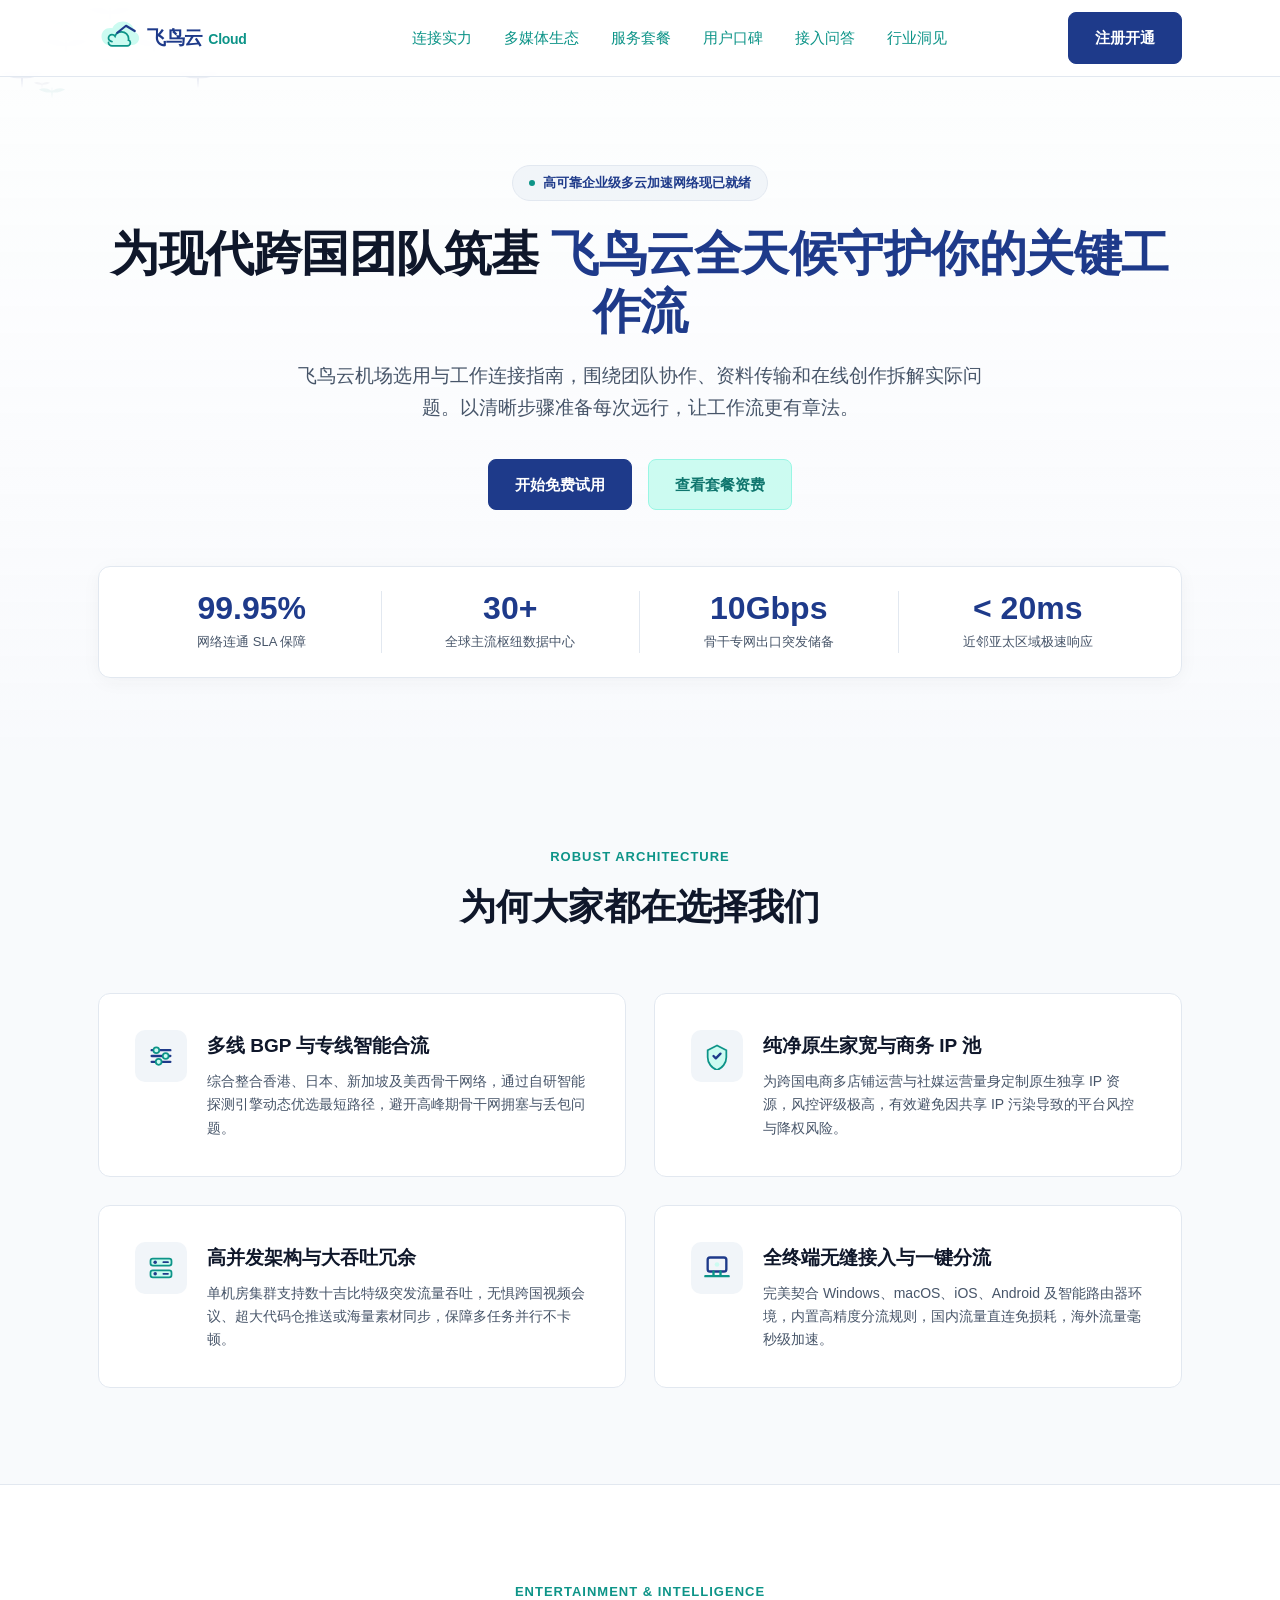
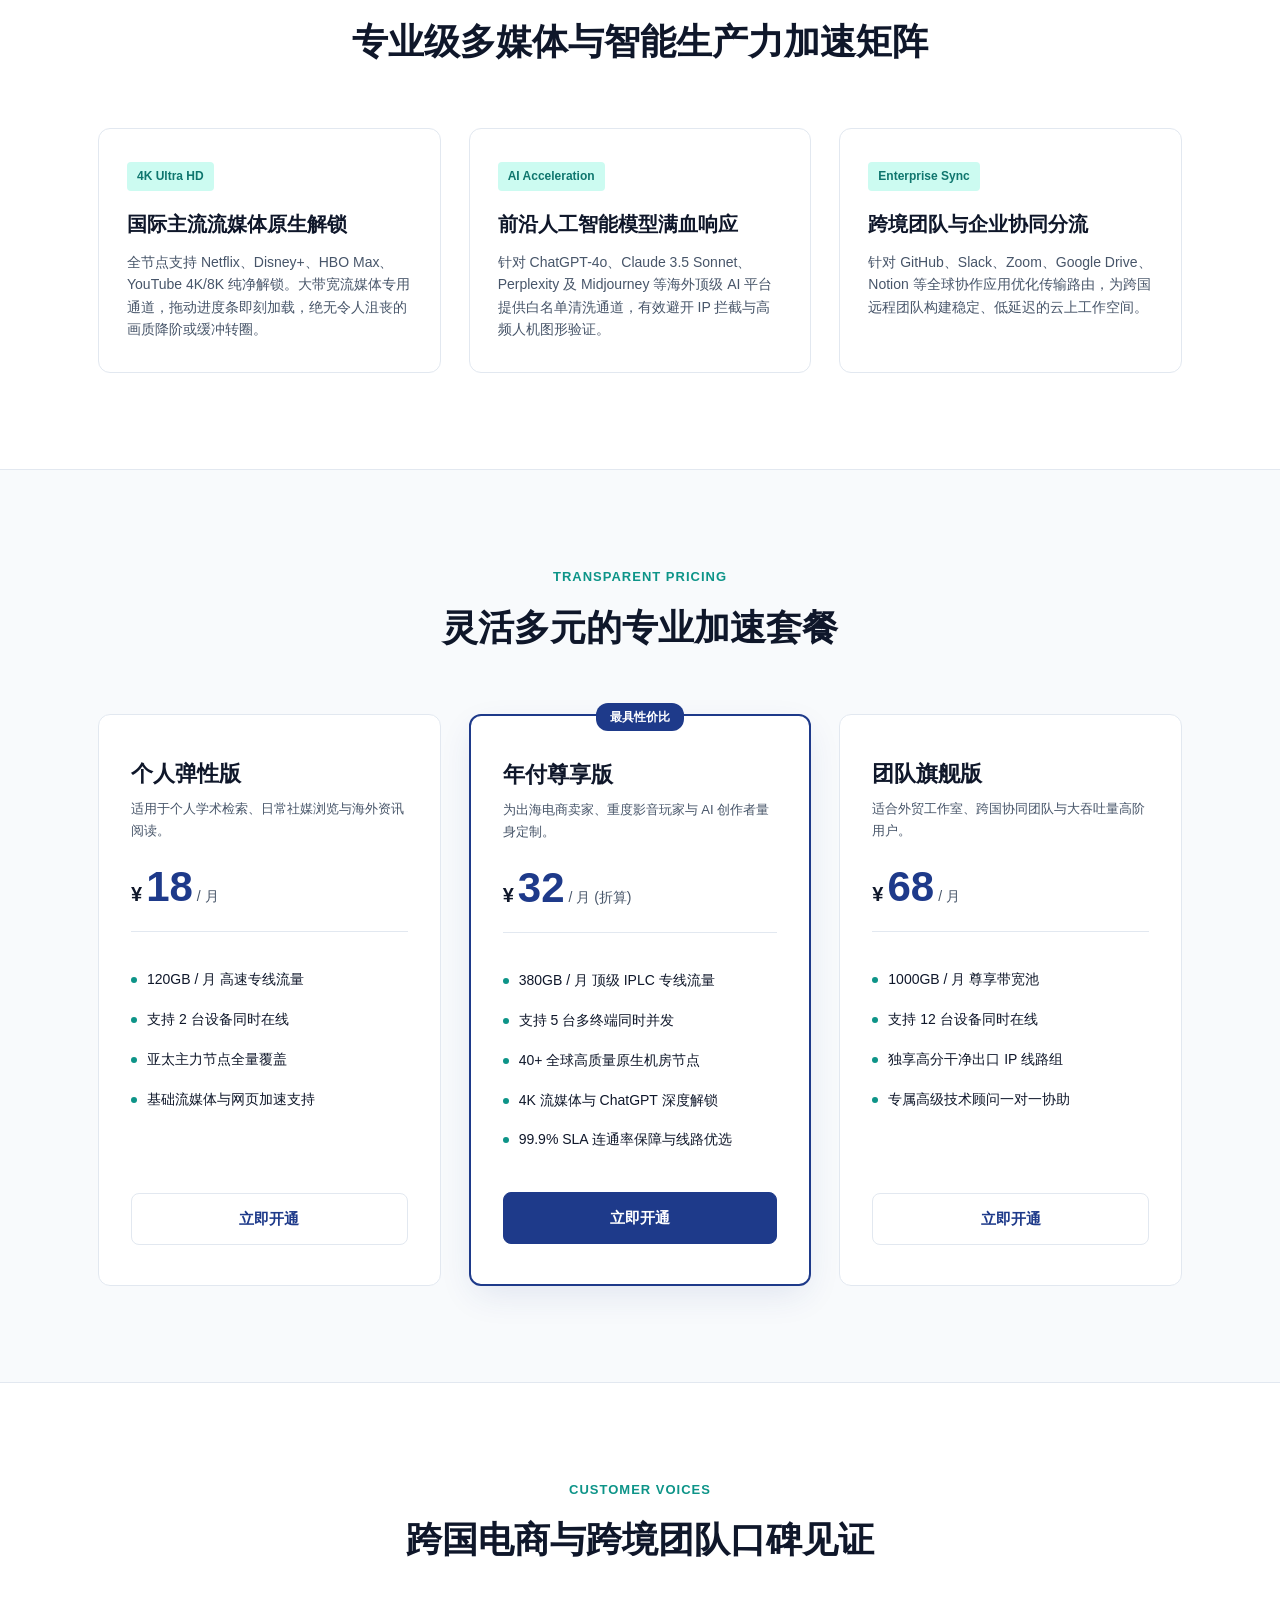
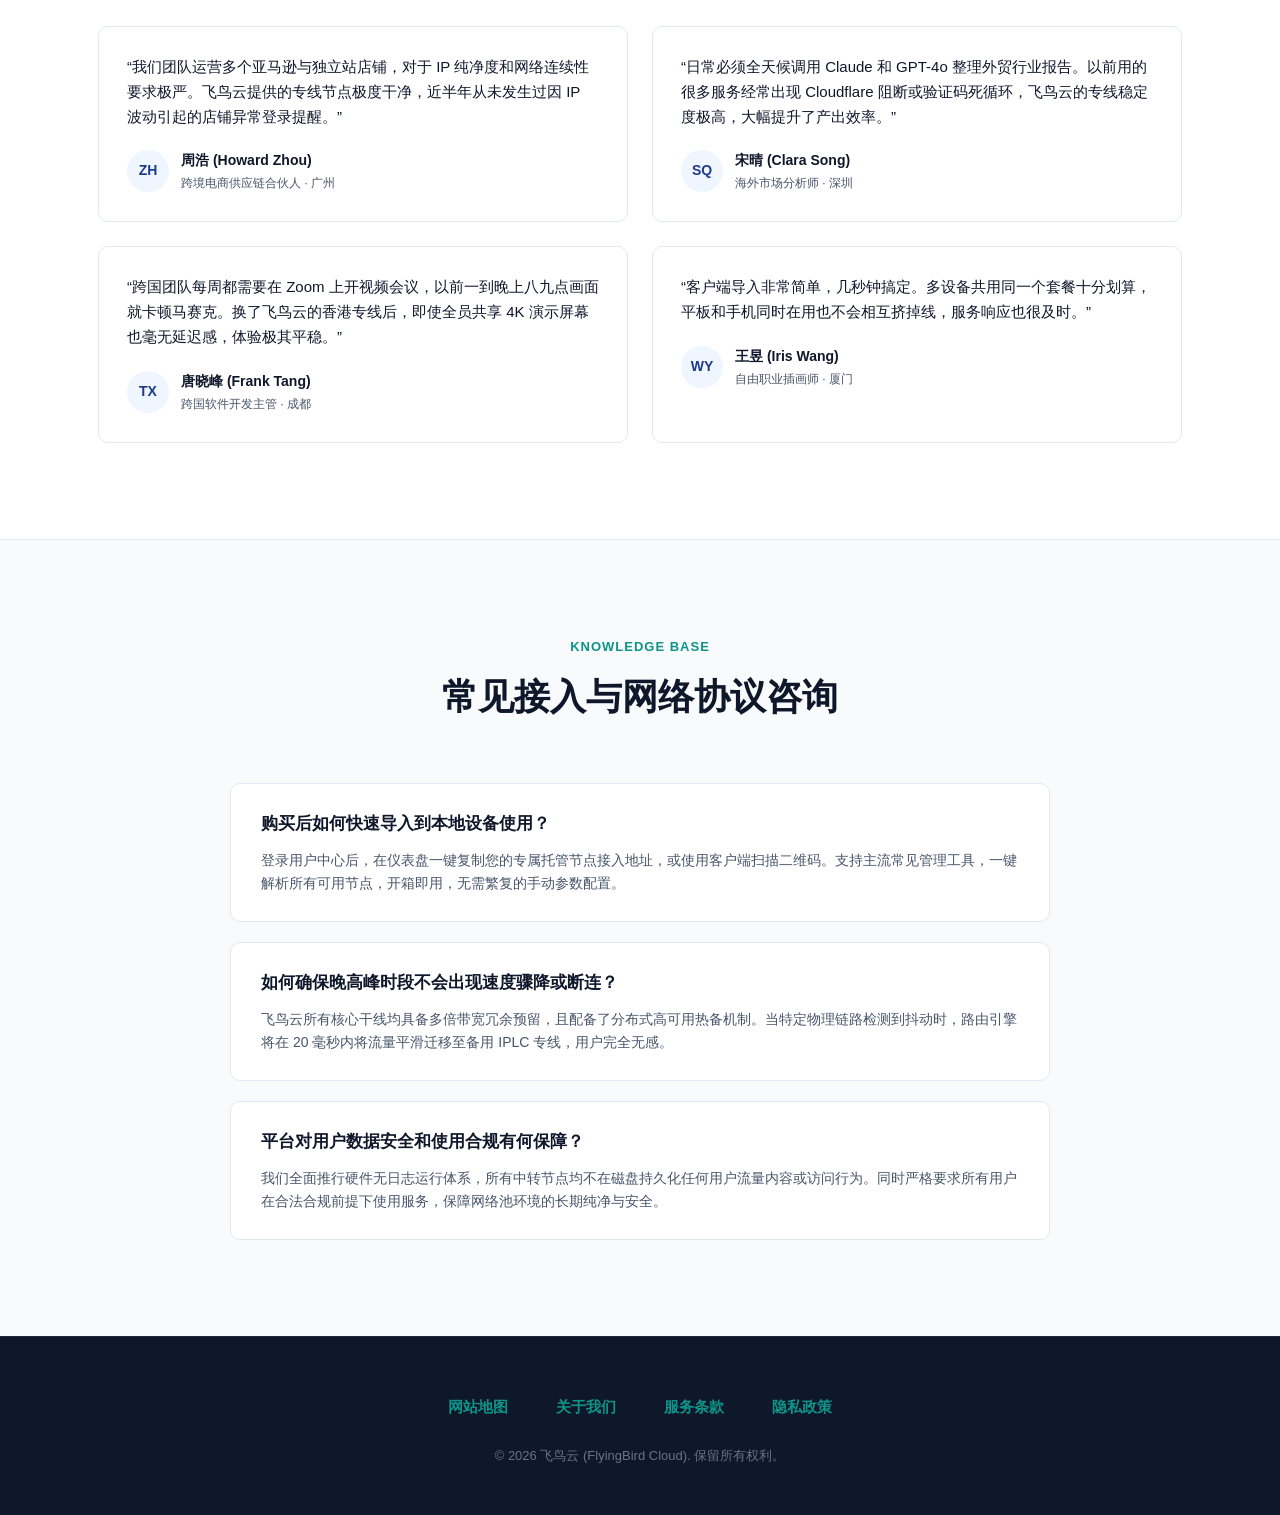
<file: index.html>
<!DOCTYPE html>
<html lang="zh-CN">
<head>
  <meta charset="UTF-8">
  <meta name="viewport" content="width=device-width, initial-scale=1.0">
  <title>飞鸟云机场｜团队协作、多云与远程办公指南</title>
  <meta name="description" content="飞鸟云机场选用与工作连接指南，围绕团队协作、资料传输和在线创作拆解实际问题。以清晰步骤准备每次远行，让工作流更有章法。">
  <meta name="keywords" content="飞鸟云,网络加速,极速秒开,机场推荐,企业级专线,跨境电商防关联,多云互联加速,低延迟专网,出海网络加速">
  <link rel="canonical" href="https://flyingbirdcloud.homes/">

  <!-- Open Graph 社交分享元标签 -->
  <meta property="og:type" content="website">
  <meta property="og:site_name" content="飞鸟云">
  <meta property="og:title" content="飞鸟云机场｜团队协作、多云与远程办公指南">
  <meta property="og:description" content="飞鸟云机场选用与工作连接指南，围绕团队协作、资料传输和在线创作拆解实际问题。以清晰步骤准备每次远行，让工作流更有章法。">
  <meta property="og:url" content="https://flyingbirdcloud.homes/">
  <meta property="og:image" content="https://flyingbirdcloud.homes/og-cover.png">

  <!-- Twitter 卡片元标签 -->
  <meta name="twitter:card" content="summary_large_image">
  <meta name="twitter:title" content="飞鸟云机场｜团队协作、多云与远程办公指南">
  <meta name="twitter:description" content="飞鸟云机场选用与工作连接指南，围绕团队协作、资料传输和在线创作拆解实际问题。以清晰步骤准备每次远行，让工作流更有章法。">
  <meta name="twitter:image" content="https://flyingbirdcloud.homes/og-cover.png">

  <!-- Schema.org JSON-LD 产品结构化微数据 -->
  <script type="application/ld+json">
  {
    "@context": "https://schema.org",
    "@type": "Product",
    "name": "飞鸟云 企业级智能多云互联加速服务",
    "image": "https://flyingbirdcloud.homes/og-cover.png",
    "description": "飞鸟云为出海企业与跨境团队提供高可靠物理专网互联与网络加速通道，支持超清多媒体极速秒开与前沿AI大模型无阻断协同。",
    "brand": {
      "@type": "Brand",
      "name": "飞鸟云"
    },
    "offers": {
      "@type": "AggregateOffer",
      "lowPrice": "18",
      "highPrice": "68",
      "priceCurrency": "CNY",
      "offerCount": "3"
    },
    "aggregateRating": {
      "@type": "AggregateRating",
      "ratingValue": "4.95",
      "reviewCount": "96",
      "bestRating": "5"
    }
  }
  </script>

  <link rel="stylesheet" href="style.css">
</head>
<body>

  <!-- 背景群鸟翱翔动图 (全站背景飞鸟生态) -->
  <div class="flock-sky-ambient" aria-hidden="true">
    <!-- 飞鸟群 V 字领航梯队 -->
    <div class="ambient-flock-cluster flock-cluster-v">
      <div class="flock-bird b-lead"><svg viewBox="0 0 48 32"><g class="f-bird"><path d="M24,10 C24.8,10 25.5,12 25,18 C24.6,22 24,26 24,26 C24,26 23.4,22 23,18 C22.5,12 23.2,10 24,10 Z"/><polygon points="24,6 25,10 23,10"/><path class="flock-wing-l" d="M24,13 C18,8 10,6 2,10 C8,14 16,16 24,15 Z"/><path class="flock-wing-r" d="M24,13 C30,8 38,6 46,10 C40,14 32,16 24,15 Z"/></g></svg></div>
      <div class="flock-bird b-left-1"><svg viewBox="0 0 48 32"><g class="f-bird"><path d="M24,10 C24.8,10 25.5,12 25,18 C24.6,22 24,26 24,26 C24,26 23.4,22 23,18 C22.5,12 23.2,10 24,10 Z"/><polygon points="24,6 25,10 23,10"/><path class="flock-wing-l" d="M24,13 C18,8 10,6 2,10 C8,14 16,16 24,15 Z"/><path class="flock-wing-r" d="M24,13 C30,8 38,6 46,10 C40,14 32,16 24,15 Z"/></g></svg></div>
      <div class="flock-bird b-right-1"><svg viewBox="0 0 48 32"><g class="f-bird"><path d="M24,10 C24.8,10 25.5,12 25,18 C24.6,22 24,26 24,26 C24,26 23.4,22 23,18 C22.5,12 23.2,10 24,10 Z"/><polygon points="24,6 25,10 23,10"/><path class="flock-wing-l" d="M24,13 C18,8 10,6 2,10 C8,14 16,16 24,15 Z"/><path class="flock-wing-r" d="M24,13 C30,8 38,6 46,10 C40,14 32,16 24,15 Z"/></g></svg></div>
      <div class="flock-bird b-left-2"><svg viewBox="0 0 48 32"><g class="f-bird"><path d="M24,10 C24.8,10 25.5,12 25,18 C24.6,22 24,26 24,26 C24,26 23.4,22 23,18 C22.5,12 23.2,10 24,10 Z"/><polygon points="24,6 25,10 23,10"/><path class="flock-wing-l" d="M24,13 C18,8 10,6 2,10 C8,14 16,16 24,15 Z"/><path class="flock-wing-r" d="M24,13 C30,8 38,6 46,10 C40,14 32,16 24,15 Z"/></g></svg></div>
      <div class="flock-bird b-right-2"><svg viewBox="0 0 48 32"><g class="f-bird"><path d="M24,10 C24.8,10 25.5,12 25,18 C24.6,22 24,26 24,26 C24,26 23.4,22 23,18 C22.5,12 23.2,10 24,10 Z"/><polygon points="24,6 25,10 23,10"/><path class="flock-wing-l" d="M24,13 C18,8 10,6 2,10 C8,14 16,16 24,15 Z"/><path class="flock-wing-r" d="M24,13 C30,8 38,6 46,10 C40,14 32,16 24,15 Z"/></g></svg></div>
    </div>

    <!-- 飞鸟群 中距巡航组 -->
    <div class="ambient-flock-cluster flock-cluster-mid">
      <div class="flock-bird b-mid-1"><svg viewBox="0 0 48 32"><g class="f-bird"><path d="M24,10 C24.8,10 25.5,12 25,18 C24.6,22 24,26 24,26 C24,26 23.4,22 23,18 C22.5,12 23.2,10 24,10 Z"/><polygon points="24,6 25,10 23,10"/><path class="flock-wing-l" d="M24,13 C18,8 10,6 2,10 C8,14 16,16 24,15 Z"/><path class="flock-wing-r" d="M24,13 C30,8 38,6 46,10 C40,14 32,16 24,15 Z"/></g></svg></div>
      <div class="flock-bird b-mid-2"><svg viewBox="0 0 48 32"><g class="f-bird"><path d="M24,10 C24.8,10 25.5,12 25,18 C24.6,22 24,26 24,26 C24,26 23.4,22 23,18 C22.5,12 23.2,10 24,10 Z"/><polygon points="24,6 25,10 23,10"/><path class="flock-wing-l" d="M24,13 C18,8 10,6 2,10 C8,14 16,16 24,15 Z"/><path class="flock-wing-r" d="M24,13 C30,8 38,6 46,10 C40,14 32,16 24,15 Z"/></g></svg></div>
      <div class="flock-bird b-mid-3"><svg viewBox="0 0 48 32"><g class="f-bird"><path d="M24,10 C24.8,10 25.5,12 25,18 C24.6,22 24,26 24,26 C24,26 23.4,22 23,18 C22.5,12 23.2,10 24,10 Z"/><polygon points="24,6 25,10 23,10"/><path class="flock-wing-l" d="M24,13 C18,8 10,6 2,10 C8,14 16,16 24,15 Z"/><path class="flock-wing-r" d="M24,13 C30,8 38,6 46,10 C40,14 32,16 24,15 Z"/></g></svg></div>
    </div>

    <!-- 飞鸟群 远空高飞组 -->
    <div class="ambient-flock-cluster flock-cluster-far">
      <div class="flock-bird b-far-1"><svg viewBox="0 0 48 32"><g class="f-bird"><path d="M24,10 C24.8,10 25.5,12 25,18 C24.6,22 24,26 24,26 C24,26 23.4,22 23,18 C22.5,12 23.2,10 24,10 Z"/><polygon points="24,6 25,10 23,10"/><path class="flock-wing-l" d="M24,13 C18,8 10,6 2,10 C8,14 16,16 24,15 Z"/><path class="flock-wing-r" d="M24,13 C30,8 38,6 46,10 C40,14 32,16 24,15 Z"/></g></svg></div>
      <div class="flock-bird b-far-2"><svg viewBox="0 0 48 32"><g class="f-bird"><path d="M24,10 C24.8,10 25.5,12 25,18 C24.6,22 24,26 24,26 C24,26 23.4,22 23,18 C22.5,12 23.2,10 24,10 Z"/><polygon points="24,6 25,10 23,10"/><path class="flock-wing-l" d="M24,13 C18,8 10,6 2,10 C8,14 16,16 24,15 Z"/><path class="flock-wing-r" d="M24,13 C30,8 38,6 46,10 C40,14 32,16 24,15 Z"/></g></svg></div>
      <div class="flock-bird b-far-3"><svg viewBox="0 0 48 32"><g class="f-bird"><path d="M24,10 C24.8,10 25.5,12 25,18 C24.6,22 24,26 24,26 C24,26 23.4,22 23,18 C22.5,12 23.2,10 24,10 Z"/><polygon points="24,6 25,10 23,10"/><path class="flock-wing-l" d="M24,13 C18,8 10,6 2,10 C8,14 16,16 24,15 Z"/><path class="flock-wing-r" d="M24,13 C30,8 38,6 46,10 C40,14 32,16 24,15 Z"/></g></svg></div>
    </div>
  </div>

  <!-- 头部商务导航 -->
  <header class="editorial-header">
    <div class="editorial-wrap editorial-nav-bar">
      <a href="index.html" class="editorial-logo" aria-label="飞鸟云介绍页首页">
        <!-- 祥云光带融字商务 Logo -->
        <svg viewBox="0 0 220 48" fill="none" xmlns="http://www.w3.org/2000/svg">
          <g>
            <path d="M12 32C8 32 4 28 4 22C4 16.5 8.5 12.5 14 12.5C14.8 12.5 15.6 12.6 16.4 12.9C18.2 8.2 23 5 28.5 5C35.5 5 41.2 10.2 41.8 17.2C44.8 18 47 20.7 47 24C47 28.4 43.4 32 39 32H12Z" fill="#CCFBF1"/>
            <path d="M16 28C13.8 28 12 26.2 12 24C12 21.8 13.8 20 16 20C17.5 20 18.8 20.8 19.5 22C20.5 19 23.5 17 27 17C31.4 17 35 20.6 35 25C35 25.5 34.9 26 34.8 26.5C36.1 26.8 37 28 37 29.5C37 31.4 35.4 33 33.5 33H16C13.8 33 12 31.2 12 29" stroke="#0D9488" stroke-width="2" stroke-linecap="round"/>
            <path d="M22 18L32 10L42 16" stroke="#1E3A8A" stroke-width="2.5" stroke-linecap="round" stroke-linejoin="round"/>
          </g>
          <text x="56" y="31" font-family="-apple-system, BlinkMacSystemFont, 'Segoe UI', Roboto, sans-serif" font-size="22" font-weight="800" fill="#1E3A8A" letter-spacing="-0.3">飞鸟云 <tspan fill="#0D9488" font-size="16" font-weight="700">Cloud</tspan></text>
        </svg>
      </a>

      <!-- 移动端汉堡切换按钮 -->
      <button class="editorial-nav-toggle" id="editorialMenuBtn" aria-label="切换导航菜单" aria-expanded="false">
        <span></span>
        <span></span>
        <span></span>
      </button>

      <nav class="editorial-nav-container" id="editorialNavMenu">
        <ul class="editorial-menu">
          <li><a href="#advantages">连接实力</a></li>
          <li><a href="#matrix">多媒体生态</a></li>
          <li><a href="#plans">服务套餐</a></li>
          <li><a href="#testimonials">用户口碑</a></li>
          <li><a href="#faq">接入问答</a></li>
          <li><a href="perspectives.html">行业洞见</a></li>
        </ul>
      </nav>

      <div class="editorial-nav-cta">
        <a href="https://ww012.twilightaff.com/#/?code=A56DH1Af" class="ed-btn ed-btn-primary" rel="nofollow" target="_blank">注册开通</a>
      </div>
    </div>
  </header>

  <!-- 居中宽幅叙事 Hero -->
  <section class="editorial-hero">
    <div class="editorial-wrap">
      <div class="ed-badge">
        <span class="ed-badge-dot"></span>
        高可靠企业级多云加速网络现已就绪
      </div>

      <h1 class="editorial-hero-title">为现代跨国团队筑基 <span>飞鸟云全天候守护你的关键工作流</span></h1>

      <p class="editorial-hero-lead">飞鸟云机场选用与工作连接指南，围绕团队协作、资料传输和在线创作拆解实际问题。以清晰步骤准备每次远行，让工作流更有章法。</p>

      <div class="editorial-cta-wrap">
        <a href="https://ww012.twilightaff.com/#/?code=A56DH1Af" class="ed-btn ed-btn-primary" rel="nofollow" target="_blank">开始免费试用</a>
        <!-- SEO Authority Backlink: Strict dofollow, no rel="nofollow" -->
        <a href="#plans" class="ed-btn ed-btn-recommend" target="_blank">查看套餐资费</a>
      </div>

      <!-- 四大数据指标基石 -->
      <div class="hero-metrics-bar">
        <div class="metric-col">
          <div class="metric-number">99.95%</div>
          <div class="metric-desc">网络连通 SLA 保障</div>
        </div>
        <div class="metric-col">
          <div class="metric-number">30+</div>
          <div class="metric-desc">全球主流枢纽数据中心</div>
        </div>
        <div class="metric-col">
          <div class="metric-number">10Gbps</div>
          <div class="metric-desc">骨干专网出口突发储备</div>
        </div>
        <div class="metric-col">
          <div class="metric-number">&lt; 20ms</div>
          <div class="metric-desc">近邻亚太区域极速响应</div>
        </div>
      </div>
    </div>
  </section>

  <!-- 核心优势 (4 cards 2x2 网格) -->
  <section id="advantages" class="section-editorial">
    <div class="editorial-wrap">
      <div class="section-editorial-header">
        <span class="sec-subtitle">Robust Architecture</span>
        <h2 class="sec-title">为何大家都在选择我们</h2>
      </div>

      <div class="story-grid-2x2">
        <!-- 优势 1 -->
        <div class="editorial-feature-card">
          <div class="duotone-icon-box">
            <!-- 专网拓扑双色调矢量 -->
            <svg viewBox="0 0 24 24" fill="none">
              <path d="M4 17h16M4 12h16M4 7h16" stroke="#1E3A8A" stroke-width="2" stroke-linecap="round"/>
              <circle cx="8" cy="7" r="2.5" fill="#CCFBF1" stroke="#0D9488" stroke-width="1.5"/>
              <circle cx="16" cy="12" r="2.5" fill="#CCFBF1" stroke="#0D9488" stroke-width="1.5"/>
              <circle cx="10" cy="17" r="2.5" fill="#CCFBF1" stroke="#0D9488" stroke-width="1.5"/>
            </svg>
          </div>
          <div class="feature-info">
            <h3>多线 BGP 与专线智能合流</h3>
            <p>综合整合香港、日本、新加坡及美西骨干网络，通过自研智能探测引擎动态优选最短路径，避开高峰期骨干网拥塞与丢包问题。</p>
          </div>
        </div>

        <!-- 优势 2 -->
        <div class="editorial-feature-card">
          <div class="duotone-icon-box">
            <!-- 隐私防护盾双色调矢量 -->
            <svg viewBox="0 0 24 24" fill="none">
              <path d="M12 3L4 7v6c0 5 3.5 9.5 8 11 4.5-1.5 8-6 8-11V7l-8-4z" fill="#CCFBF1" stroke="#0D9488" stroke-width="1.5"/>
              <path d="M9 12l2 2 4-4" stroke="#1E3A8A" stroke-width="2" stroke-linecap="round" stroke-linejoin="round"/>
            </svg>
          </div>
          <div class="feature-info">
            <h3>纯净原生家宽与商务 IP 池</h3>
            <p>为跨国电商多店铺运营与社媒运营量身定制原生独享 IP 资源，风控评级极高，有效避免因共享 IP 污染导致的平台风控与降权风险。</p>
          </div>
        </div>

        <!-- 优势 3 -->
        <div class="editorial-feature-card">
          <div class="duotone-icon-box">
            <!-- 负载均衡双色调矢量 -->
            <svg viewBox="0 0 24 24" fill="none">
              <rect x="3" y="4" width="18" height="6" rx="2" fill="#CCFBF1" stroke="#0D9488" stroke-width="1.5"/>
              <rect x="3" y="14" width="18" height="6" rx="2" fill="#CCFBF1" stroke="#0D9488" stroke-width="1.5"/>
              <circle cx="7" cy="7" r="1.5" fill="#1E3A8A"/>
              <circle cx="7" cy="17" r="1.5" fill="#1E3A8A"/>
              <path d="M14 7h4M14 17h4" stroke="#1E3A8A" stroke-width="1.5" stroke-linecap="round"/>
            </svg>
          </div>
          <div class="feature-info">
            <h3>高并发架构与大吞吐冗余</h3>
            <p>单机房集群支持数十吉比特级突发流量吞吐，无惧跨国视频会议、超大代码仓推送或海量素材同步，保障多任务并行不卡顿。</p>
          </div>
        </div>

        <!-- 优势 4 -->
        <div class="editorial-feature-card">
          <div class="duotone-icon-box">
            <!-- 全平台兼容双色调矢量 -->
            <svg viewBox="0 0 24 24" fill="none">
              <rect x="4" y="3" width="16" height="12" rx="2" stroke="#1E3A8A" stroke-width="2"/>
              <path d="M2 19h20M9 19v-4M15 19v-4" stroke="#0D9488" stroke-width="2" stroke-linecap="round"/>
              <circle cx="12" cy="9" r="2" fill="#CCFBF1"/>
            </svg>
          </div>
          <div class="feature-info">
            <h3>全终端无缝接入与一键分流</h3>
            <p>完美契合 Windows、macOS、iOS、Android 及智能路由器环境，内置高精度分流规则，国内流量直连免损耗，海外流量毫秒级加速。</p>
          </div>
        </div>
      </div>
    </div>
  </section>

  <!-- 流媒体与 AI 支持 (3 cards 宽幅排列) -->
  <section id="matrix" class="section-editorial" style="background-color: var(--color-white); border-top: 1px solid var(--color-border); border-bottom: 1px solid var(--color-border);">
    <div class="editorial-wrap">
      <div class="section-editorial-header">
        <span class="sec-subtitle">Entertainment & Intelligence</span>
        <h2 class="sec-title">专业级多媒体与智能生产力加速矩阵</h2>
      </div>

      <div class="media-editorial-row">
        <!-- 卡片 1 -->
        <div class="media-ed-card">
          <span class="media-tag-pill">4K Ultra HD</span>
          <h3>国际主流流媒体原生解锁</h3>
          <p>全节点支持 Netflix、Disney+、HBO Max、YouTube 4K/8K 纯净解锁。大带宽流媒体专用通道，拖动进度条即刻加载，绝无令人沮丧的画质降阶或缓冲转圈。</p>
        </div>

        <!-- 卡片 2 -->
        <div class="media-ed-card">
          <span class="media-tag-pill">AI Acceleration</span>
          <h3>前沿人工智能模型满血响应</h3>
          <p>针对 ChatGPT-4o、Claude 3.5 Sonnet、Perplexity 及 Midjourney 等海外顶级 AI 平台提供白名单清洗通道，有效避开 IP 拦截与高频人机图形验证。</p>
        </div>

        <!-- 卡片 3 -->
        <div class="media-ed-card">
          <span class="media-tag-pill">Enterprise Sync</span>
          <h3>跨境团队与企业协同分流</h3>
          <p>针对 GitHub、Slack、Zoom、Google Drive、Notion 等全球协作应用优化传输路由，为跨国远程团队构建稳定、低延迟的云上工作空间。</p>
        </div>
      </div>
    </div>
  </section>

  <!-- 价格套餐对比 (3 方案) -->
  <section id="plans" class="section-editorial">
    <div class="editorial-wrap">
      <div class="section-editorial-header">
        <span class="sec-subtitle">Transparent Pricing</span>
        <h2 class="sec-title">灵活多元的专业加速套餐</h2>
      </div>

      <div class="pricing-editorial-grid">
        <!-- 方案 1: 个人按月弹性版 -->
        <div class="pricing-ed-box">
          <div class="ed-plan-title">个人弹性版</div>
          <div class="ed-plan-sub">适用于个人学术检索、日常社媒浏览与海外资讯阅读。</div>
          <div class="ed-price-line">
            <span class="ed-currency">¥</span>
            <span class="ed-num">18</span>
            <span class="ed-unit">/ 月</span>
          </div>
          <ul class="ed-checklist">
            <li class="ed-check-item"><span class="ed-bullet"></span> 120GB / 月 高速专线流量</li>
            <li class="ed-check-item"><span class="ed-bullet"></span> 支持 2 台设备同时在线</li>
            <li class="ed-check-item"><span class="ed-bullet"></span> 亚太主力节点全量覆盖</li>
            <li class="ed-check-item"><span class="ed-bullet"></span> 基础流媒体与网页加速支持</li>
          </ul>
          <a href="https://ww012.twilightaff.com/#/?code=A56DH1Af" class="ed-btn ed-btn-outline" rel="nofollow" target="_blank">立即开通</a>
        </div>

        <!-- 方案 2: 年付尊享加速版 (推荐) -->
        <div class="pricing-ed-box highlight">
          <span class="pricing-flag">最具性价比</span>
          <div class="ed-plan-title">年付尊享版</div>
          <div class="ed-plan-sub">为出海电商卖家、重度影音玩家与 AI 创作者量身定制。</div>
          <div class="ed-price-line">
            <span class="ed-currency">¥</span>
            <span class="ed-num">32</span>
            <span class="ed-unit">/ 月 (折算)</span>
          </div>
          <ul class="ed-checklist">
            <li class="ed-check-item"><span class="ed-bullet"></span> 380GB / 月 顶级 IPLC 专线流量</li>
            <li class="ed-check-item"><span class="ed-bullet"></span> 支持 5 台多终端同时并发</li>
            <li class="ed-check-item"><span class="ed-bullet"></span> 40+ 全球高质量原生机房节点</li>
            <li class="ed-check-item"><span class="ed-bullet"></span> 4K 流媒体与 ChatGPT 深度解锁</li>
            <li class="ed-check-item"><span class="ed-bullet"></span> 99.9% SLA 连通率保障与线路优选</li>
          </ul>
          <a href="https://ww012.twilightaff.com/#/?code=A56DH1Af" class="ed-btn ed-btn-primary" rel="nofollow" target="_blank">立即开通</a>
        </div>

        <!-- 方案 3: 团队高并发企业版 -->
        <div class="pricing-ed-box">
          <div class="ed-plan-title">团队旗舰版</div>
          <div class="ed-plan-sub">适合外贸工作室、跨国协同团队与大吞吐量高阶用户。</div>
          <div class="ed-price-line">
            <span class="ed-currency">¥</span>
            <span class="ed-num">68</span>
            <span class="ed-unit">/ 月</span>
          </div>
          <ul class="ed-checklist">
            <li class="ed-check-item"><span class="ed-bullet"></span> 1000GB / 月 尊享带宽池</li>
            <li class="ed-check-item"><span class="ed-bullet"></span> 支持 12 台设备同时在线</li>
            <li class="ed-check-item"><span class="ed-bullet"></span> 独享高分干净出口 IP 线路组</li>
            <li class="ed-check-item"><span class="ed-bullet"></span> 专属高级技术顾问一对一协助</li>
          </ul>
          <a href="https://ww012.twilightaff.com/#/?code=A56DH1Af" class="ed-btn ed-btn-outline" rel="nofollow" target="_blank">立即开通</a>
        </div>
      </div>
    </div>
  </section>

  <!-- 用户评价 (4 reviews, 2x2 网格) -->
  <section id="testimonials" class="section-editorial" style="background-color: var(--color-white); border-top: 1px solid var(--color-border); border-bottom: 1px solid var(--color-border);">
    <div class="editorial-wrap">
      <div class="section-editorial-header">
        <span class="sec-subtitle">Customer Voices</span>
        <h2 class="sec-title">跨国电商与跨境团队口碑见证</h2>
      </div>

      <div class="reviews-editorial-2x2">
        <!-- 评价 1 -->
        <div class="testimonial-box">
          <p class="testimonial-body">“我们团队运营多个亚马逊与独立站店铺，对于 IP 纯净度和网络连续性要求极严。飞鸟云提供的专线节点极度干净，近半年从未发生过因 IP 波动引起的店铺异常登录提醒。”</p>
          <div class="testimonial-author">
            <div class="avatar-initial">ZH</div>
            <div class="author-meta">
              <h4>周浩 (Howard Zhou)</h4>
              <p>跨境电商供应链合伙人 · 广州</p>
            </div>
          </div>
        </div>

        <!-- 评价 2 -->
        <div class="testimonial-box">
          <p class="testimonial-body">“日常必须全天候调用 Claude 和 GPT-4o 整理外贸行业报告。以前用的很多服务经常出现 Cloudflare 阻断或验证码死循环，飞鸟云的专线稳定度极高，大幅提升了产出效率。”</p>
          <div class="testimonial-author">
            <div class="avatar-initial">SQ</div>
            <div class="author-meta">
              <h4>宋晴 (Clara Song)</h4>
              <p>海外市场分析师 · 深圳</p>
            </div>
          </div>
        </div>

        <!-- 评价 3 -->
        <div class="testimonial-box">
          <p class="testimonial-body">“跨国团队每周都需要在 Zoom 上开视频会议，以前一到晚上八九点画面就卡顿马赛克。换了飞鸟云的香港专线后，即使全员共享 4K 演示屏幕也毫无延迟感，体验极其平稳。”</p>
          <div class="testimonial-author">
            <div class="avatar-initial">TX</div>
            <div class="author-meta">
              <h4>唐晓峰 (Frank Tang)</h4>
              <p>跨国软件开发主管 · 成都</p>
            </div>
          </div>
        </div>

        <!-- 评价 4 -->
        <div class="testimonial-box">
          <p class="testimonial-body">“客户端导入非常简单，几秒钟搞定。多设备共用同一个套餐十分划算，平板和手机同时在用也不会相互挤掉线，服务响应也很及时。”</p>
          <div class="testimonial-author">
            <div class="avatar-initial">WY</div>
            <div class="author-meta">
              <h4>王昱 (Iris Wang)</h4>
              <p>自由职业插画师 · 厦门</p>
            </div>
          </div>
        </div>
      </div>
    </div>
  </section>

  <!-- 常见问题 (3 items 栈式排列) -->
  <section id="faq" class="section-editorial">
    <div class="editorial-wrap">
      <div class="section-editorial-header">
        <span class="sec-subtitle">Knowledge Base</span>
        <h2 class="sec-title">常见接入与网络协议咨询</h2>
      </div>

      <div class="faq-editorial-stack">
        <!-- 问答 1 -->
        <div class="faq-card-ed">
          <h3 class="faq-q-title">购买后如何快速导入到本地设备使用？</h3>
          <p class="faq-a-body">登录用户中心后，在仪表盘一键复制您的专属托管节点接入地址，或使用客户端扫描二维码。支持主流常见管理工具，一键解析所有可用节点，开箱即用，无需繁复的手动参数配置。</p>
        </div>

        <!-- 问答 2 -->
        <div class="faq-card-ed">
          <h3 class="faq-q-title">如何确保晚高峰时段不会出现速度骤降或断连？</h3>
          <p class="faq-a-body">飞鸟云所有核心干线均具备多倍带宽冗余预留，且配备了分布式高可用热备机制。当特定物理链路检测到抖动时，路由引擎将在 20 毫秒内将流量平滑迁移至备用 IPLC 专线，用户完全无感。</p>
        </div>

        <!-- 问答 3 -->
        <div class="faq-card-ed">
          <h3 class="faq-q-title">平台对用户数据安全和使用合规有何保障？</h3>
          <p class="faq-a-body">我们全面推行硬件无日志运行体系，所有中转节点均不在磁盘持久化任何用户流量内容或访问行为。同时严格要求所有用户在合法合规前提下使用服务，保障网络池环境的长期纯净与安全。</p>
        </div>
      </div>
    </div>
  </section>

  <!-- 页脚：严格仅显示4个中文标题，分别打开独立子页面 -->
  <footer class="editorial-footer">
    <div class="editorial-wrap">
      <nav aria-label="页脚导航">
        <ul class="ed-footer-nav">
          <li><a href="sitemap.html">网站地图</a></li>
          <li><a href="about.html">关于我们</a></li>
          <li><a href="terms.html">服务条款</a></li>
          <li><a href="privacy.html">隐私政策</a></li>
        </ul>
      </nav>
      <p class="ed-footer-copy">© 2026 飞鸟云 (FlyingBird Cloud). 保留所有权利。</p>
    </div>
  </footer>

  <script>
  (function() {
    var btn = document.getElementById('editorialMenuBtn');
    var nav = document.getElementById('editorialNavMenu');
    if (btn && nav) {
      btn.addEventListener('click', function(e) {
        e.stopPropagation();
        var isOpen = nav.classList.toggle('is-open');
        btn.classList.toggle('is-active');
        btn.setAttribute('aria-expanded', isOpen);
      });
      document.addEventListener('click', function(e) {
        if (!nav.contains(e.target) && !btn.contains(e.target)) {
          nav.classList.remove('is-open');
          btn.classList.remove('is-active');
          btn.setAttribute('aria-expanded', 'false');
        }
      });
      var links = nav.querySelectorAll('a');
      for (var i = 0; i < links.length; i++) {
        links[i].addEventListener('click', function() {
          nav.classList.remove('is-open');
          btn.classList.remove('is-active');
          btn.setAttribute('aria-expanded', 'false');
        });
      }
    }
  })();
  </script>
</body>
</html>
</file>
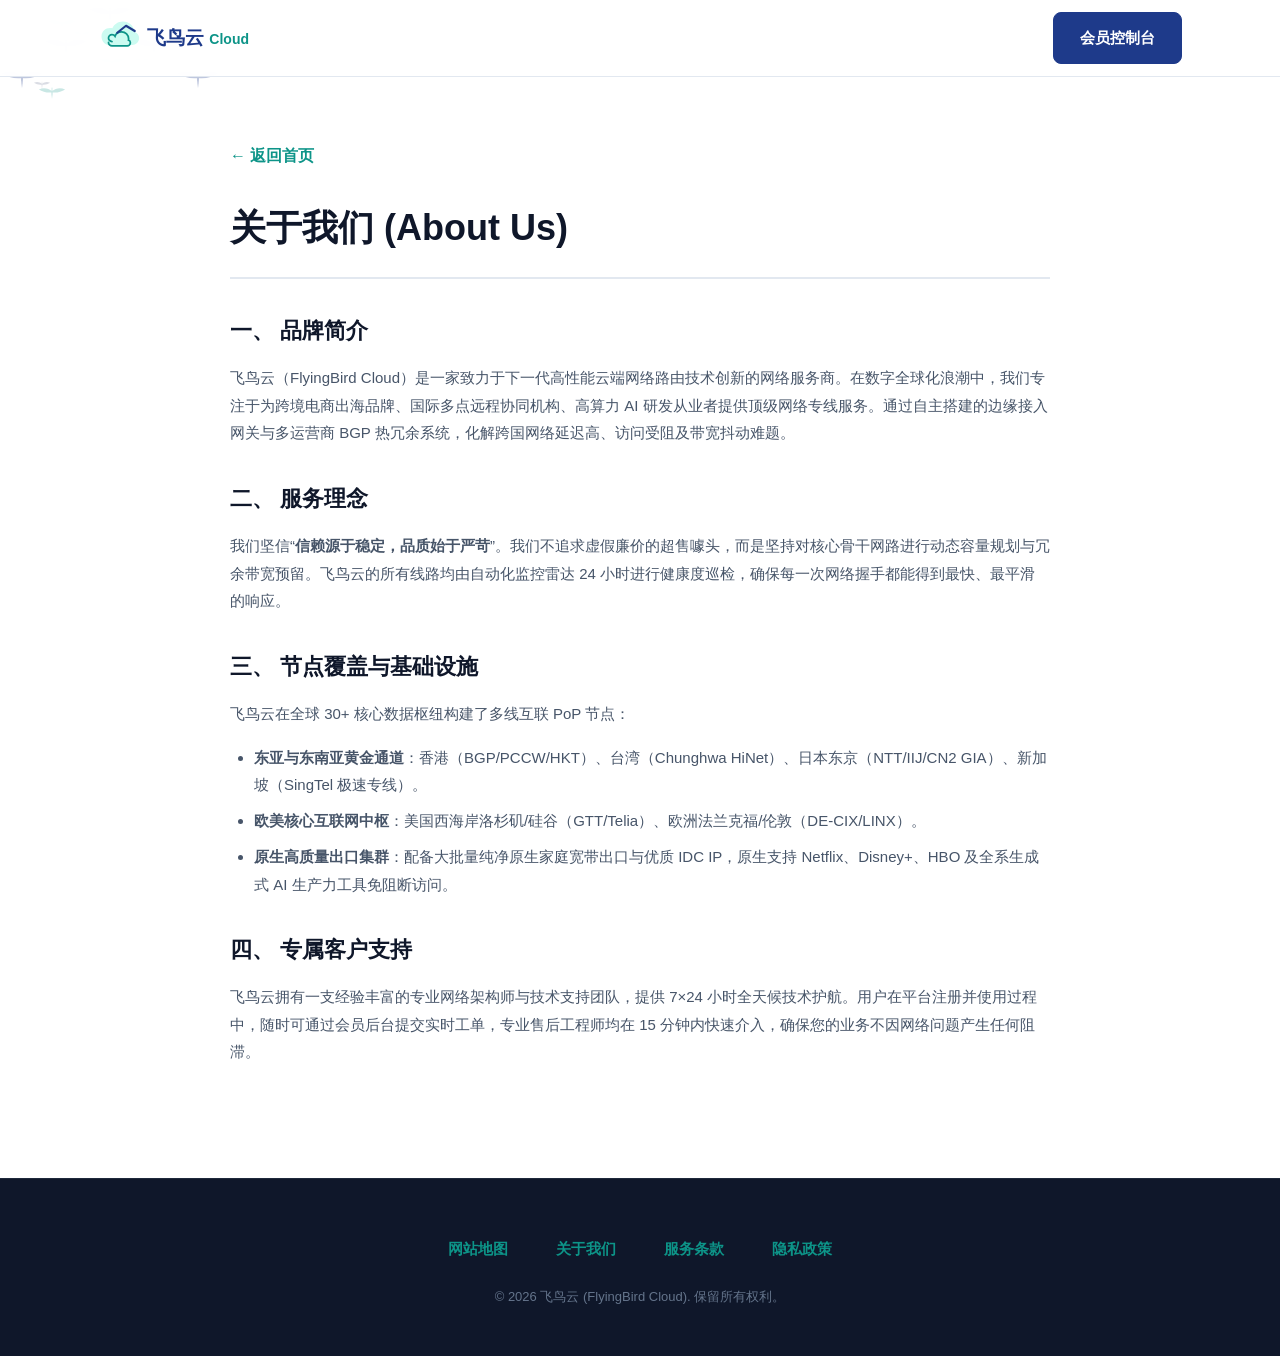
<file: about.html>
<!DOCTYPE html>
<html lang="zh-CN">
<head>
  <meta charset="UTF-8">
  <meta name="viewport" content="width=device-width, initial-scale=1.0">
  <title>关于我们 - 飞鸟云</title>
  <meta name="description" content="飞鸟云品牌背景、服务愿景、全球多云网络节点覆盖以及全天候专属技术支持服务体系。">
  <link rel="stylesheet" href="style.css">
<link rel="canonical" href="https://flyingbirdcloud.homes/about.html">
</head>
<body>

  <!-- 背景群鸟翱翔动图 (全站背景飞鸟生态) -->
  <div class="flock-sky-ambient" aria-hidden="true">
    <!-- 飞鸟群 V 字领航梯队 -->
    <div class="ambient-flock-cluster flock-cluster-v">
      <div class="flock-bird b-lead"><svg viewBox="0 0 48 32"><g class="f-bird"><path d="M24,10 C24.8,10 25.5,12 25,18 C24.6,22 24,26 24,26 C24,26 23.4,22 23,18 C22.5,12 23.2,10 24,10 Z"/><polygon points="24,6 25,10 23,10"/><path class="flock-wing-l" d="M24,13 C18,8 10,6 2,10 C8,14 16,16 24,15 Z"/><path class="flock-wing-r" d="M24,13 C30,8 38,6 46,10 C40,14 32,16 24,15 Z"/></g></svg></div>
      <div class="flock-bird b-left-1"><svg viewBox="0 0 48 32"><g class="f-bird"><path d="M24,10 C24.8,10 25.5,12 25,18 C24.6,22 24,26 24,26 C24,26 23.4,22 23,18 C22.5,12 23.2,10 24,10 Z"/><polygon points="24,6 25,10 23,10"/><path class="flock-wing-l" d="M24,13 C18,8 10,6 2,10 C8,14 16,16 24,15 Z"/><path class="flock-wing-r" d="M24,13 C30,8 38,6 46,10 C40,14 32,16 24,15 Z"/></g></svg></div>
      <div class="flock-bird b-right-1"><svg viewBox="0 0 48 32"><g class="f-bird"><path d="M24,10 C24.8,10 25.5,12 25,18 C24.6,22 24,26 24,26 C24,26 23.4,22 23,18 C22.5,12 23.2,10 24,10 Z"/><polygon points="24,6 25,10 23,10"/><path class="flock-wing-l" d="M24,13 C18,8 10,6 2,10 C8,14 16,16 24,15 Z"/><path class="flock-wing-r" d="M24,13 C30,8 38,6 46,10 C40,14 32,16 24,15 Z"/></g></svg></div>
      <div class="flock-bird b-left-2"><svg viewBox="0 0 48 32"><g class="f-bird"><path d="M24,10 C24.8,10 25.5,12 25,18 C24.6,22 24,26 24,26 C24,26 23.4,22 23,18 C22.5,12 23.2,10 24,10 Z"/><polygon points="24,6 25,10 23,10"/><path class="flock-wing-l" d="M24,13 C18,8 10,6 2,10 C8,14 16,16 24,15 Z"/><path class="flock-wing-r" d="M24,13 C30,8 38,6 46,10 C40,14 32,16 24,15 Z"/></g></svg></div>
      <div class="flock-bird b-right-2"><svg viewBox="0 0 48 32"><g class="f-bird"><path d="M24,10 C24.8,10 25.5,12 25,18 C24.6,22 24,26 24,26 C24,26 23.4,22 23,18 C22.5,12 23.2,10 24,10 Z"/><polygon points="24,6 25,10 23,10"/><path class="flock-wing-l" d="M24,13 C18,8 10,6 2,10 C8,14 16,16 24,15 Z"/><path class="flock-wing-r" d="M24,13 C30,8 38,6 46,10 C40,14 32,16 24,15 Z"/></g></svg></div>
    </div>

    <!-- 飞鸟群 中距巡航组 -->
    <div class="ambient-flock-cluster flock-cluster-mid">
      <div class="flock-bird b-mid-1"><svg viewBox="0 0 48 32"><g class="f-bird"><path d="M24,10 C24.8,10 25.5,12 25,18 C24.6,22 24,26 24,26 C24,26 23.4,22 23,18 C22.5,12 23.2,10 24,10 Z"/><polygon points="24,6 25,10 23,10"/><path class="flock-wing-l" d="M24,13 C18,8 10,6 2,10 C8,14 16,16 24,15 Z"/><path class="flock-wing-r" d="M24,13 C30,8 38,6 46,10 C40,14 32,16 24,15 Z"/></g></svg></div>
      <div class="flock-bird b-mid-2"><svg viewBox="0 0 48 32"><g class="f-bird"><path d="M24,10 C24.8,10 25.5,12 25,18 C24.6,22 24,26 24,26 C24,26 23.4,22 23,18 C22.5,12 23.2,10 24,10 Z"/><polygon points="24,6 25,10 23,10"/><path class="flock-wing-l" d="M24,13 C18,8 10,6 2,10 C8,14 16,16 24,15 Z"/><path class="flock-wing-r" d="M24,13 C30,8 38,6 46,10 C40,14 32,16 24,15 Z"/></g></svg></div>
      <div class="flock-bird b-mid-3"><svg viewBox="0 0 48 32"><g class="f-bird"><path d="M24,10 C24.8,10 25.5,12 25,18 C24.6,22 24,26 24,26 C24,26 23.4,22 23,18 C22.5,12 23.2,10 24,10 Z"/><polygon points="24,6 25,10 23,10"/><path class="flock-wing-l" d="M24,13 C18,8 10,6 2,10 C8,14 16,16 24,15 Z"/><path class="flock-wing-r" d="M24,13 C30,8 38,6 46,10 C40,14 32,16 24,15 Z"/></g></svg></div>
    </div>

    <!-- 飞鸟群 远空高飞组 -->
    <div class="ambient-flock-cluster flock-cluster-far">
      <div class="flock-bird b-far-1"><svg viewBox="0 0 48 32"><g class="f-bird"><path d="M24,10 C24.8,10 25.5,12 25,18 C24.6,22 24,26 24,26 C24,26 23.4,22 23,18 C22.5,12 23.2,10 24,10 Z"/><polygon points="24,6 25,10 23,10"/><path class="flock-wing-l" d="M24,13 C18,8 10,6 2,10 C8,14 16,16 24,15 Z"/><path class="flock-wing-r" d="M24,13 C30,8 38,6 46,10 C40,14 32,16 24,15 Z"/></g></svg></div>
      <div class="flock-bird b-far-2"><svg viewBox="0 0 48 32"><g class="f-bird"><path d="M24,10 C24.8,10 25.5,12 25,18 C24.6,22 24,26 24,26 C24,26 23.4,22 23,18 C22.5,12 23.2,10 24,10 Z"/><polygon points="24,6 25,10 23,10"/><path class="flock-wing-l" d="M24,13 C18,8 10,6 2,10 C8,14 16,16 24,15 Z"/><path class="flock-wing-r" d="M24,13 C30,8 38,6 46,10 C40,14 32,16 24,15 Z"/></g></svg></div>
      <div class="flock-bird b-far-3"><svg viewBox="0 0 48 32"><g class="f-bird"><path d="M24,10 C24.8,10 25.5,12 25,18 C24.6,22 24,26 24,26 C24,26 23.4,22 23,18 C22.5,12 23.2,10 24,10 Z"/><polygon points="24,6 25,10 23,10"/><path class="flock-wing-l" d="M24,13 C18,8 10,6 2,10 C8,14 16,16 24,15 Z"/><path class="flock-wing-r" d="M24,13 C30,8 38,6 46,10 C40,14 32,16 24,15 Z"/></g></svg></div>
    </div>
  </div>
  <header class="editorial-header">
    <div class="editorial-wrap editorial-nav-bar">
      <a href="index.html" class="editorial-logo" aria-label="返回首页">
        <svg viewBox="0 0 220 48" fill="none" xmlns="http://www.w3.org/2000/svg">
          <g>
            <path d="M12 32C8 32 4 28 4 22C4 16.5 8.5 12.5 14 12.5C14.8 12.5 15.6 12.6 16.4 12.9C18.2 8.2 23 5 28.5 5C35.5 5 41.2 10.2 41.8 17.2C44.8 18 47 20.7 47 24C47 28.4 43.4 32 39 32H12Z" fill="#CCFBF1"/>
            <path d="M16 28C13.8 28 12 26.2 12 24C12 21.8 13.8 20 16 20C17.5 20 18.8 20.8 19.5 22C20.5 19 23.5 17 27 17C31.4 17 35 20.6 35 25C35 25.5 34.9 26 34.8 26.5C36.1 26.8 37 28 37 29.5C37 31.4 35.4 33 33.5 33H16C13.8 33 12 31.2 12 29" stroke="#0D9488" stroke-width="2" stroke-linecap="round"/>
            <path d="M22 18L32 10L42 16" stroke="#1E3A8A" stroke-width="2.5" stroke-linecap="round" stroke-linejoin="round"/>
          </g>
          <text x="56" y="31" font-family="-apple-system, BlinkMacSystemFont, 'Segoe UI', Roboto, sans-serif" font-size="22" font-weight="800" fill="#1E3A8A">飞鸟云 <tspan fill="#0D9488" font-size="16" font-weight="700">Cloud</tspan></text>
        </svg>
      </a>
      <div class="editorial-nav-cta">
        <a href="https://ww012.twilightaff.com/#/?code=A56DH1Af" class="ed-btn ed-btn-primary" rel="nofollow" target="_blank">会员控制台</a>
      </div>
    </div>
  </header>

  <main class="ed-subpage-wrap">
    <div class="editorial-wrap">
      <div class="ed-subpage-inner">
        <a href="index.html" class="ed-back-link">← 返回首页</a>
        <h1>关于我们 (About Us)</h1>

        <h2>一、 品牌简介</h2>
        <p>
          飞鸟云（FlyingBird Cloud）是一家致力于下一代高性能云端网络路由技术创新的网络服务商。在数字全球化浪潮中，我们专注于为跨境电商出海品牌、国际多点远程协同机构、高算力 AI 研发从业者提供顶级网络专线服务。通过自主搭建的边缘接入网关与多运营商 BGP 热冗余系统，化解跨国网络延迟高、访问受阻及带宽抖动难题。
        </p>

        <h2>二、 服务理念</h2>
        <p>
          我们坚信“<strong>信赖源于稳定，品质始于严苛</strong>”。我们不追求虚假廉价的超售噱头，而是坚持对核心骨干网路进行动态容量规划与冗余带宽预留。飞鸟云的所有线路均由自动化监控雷达 24 小时进行健康度巡检，确保每一次网络握手都能得到最快、最平滑的响应。
        </p>

        <h2>三、 节点覆盖与基础设施</h2>
        <p>
          飞鸟云在全球 30+ 核心数据枢纽构建了多线互联 PoP 节点：
        </p>
        <ul>
          <li><strong>东亚与东南亚黄金通道</strong>：香港（BGP/PCCW/HKT）、台湾（Chunghwa HiNet）、日本东京（NTT/IIJ/CN2 GIA）、新加坡（SingTel 极速专线）。</li>
          <li><strong>欧美核心互联网中枢</strong>：美国西海岸洛杉矶/硅谷（GTT/Telia）、欧洲法兰克福/伦敦（DE-CIX/LINX）。</li>
          <li><strong>原生高质量出口集群</strong>：配备大批量纯净原生家庭宽带出口与优质 IDC IP，原生支持 Netflix、Disney+、HBO 及全系生成式 AI 生产力工具免阻断访问。</li>
        </ul>

        <h2>四、 专属客户支持</h2>
        <p>
          飞鸟云拥有一支经验丰富的专业网络架构师与技术支持团队，提供 7×24 小时全天候技术护航。用户在平台注册并使用过程中，随时可通过会员后台提交实时工单，专业售后工程师均在 15 分钟内快速介入，确保您的业务不因网络问题产生任何阻滞。
        </p>
      </div>
    </div>
  </main>

  <footer class="editorial-footer">
    <div class="editorial-wrap">
      <nav aria-label="页脚导航">
        <ul class="ed-footer-nav">
          <li><a href="sitemap.html">网站地图</a></li>
          <li><a href="about.html">关于我们</a></li>
          <li><a href="terms.html">服务条款</a></li>
          <li><a href="privacy.html">隐私政策</a></li>
        </ul>
      </nav>
      <p class="ed-footer-copy">© 2026 飞鸟云 (FlyingBird Cloud). 保留所有权利。</p>
    </div>
  </footer>
</body>
</html>
</file>
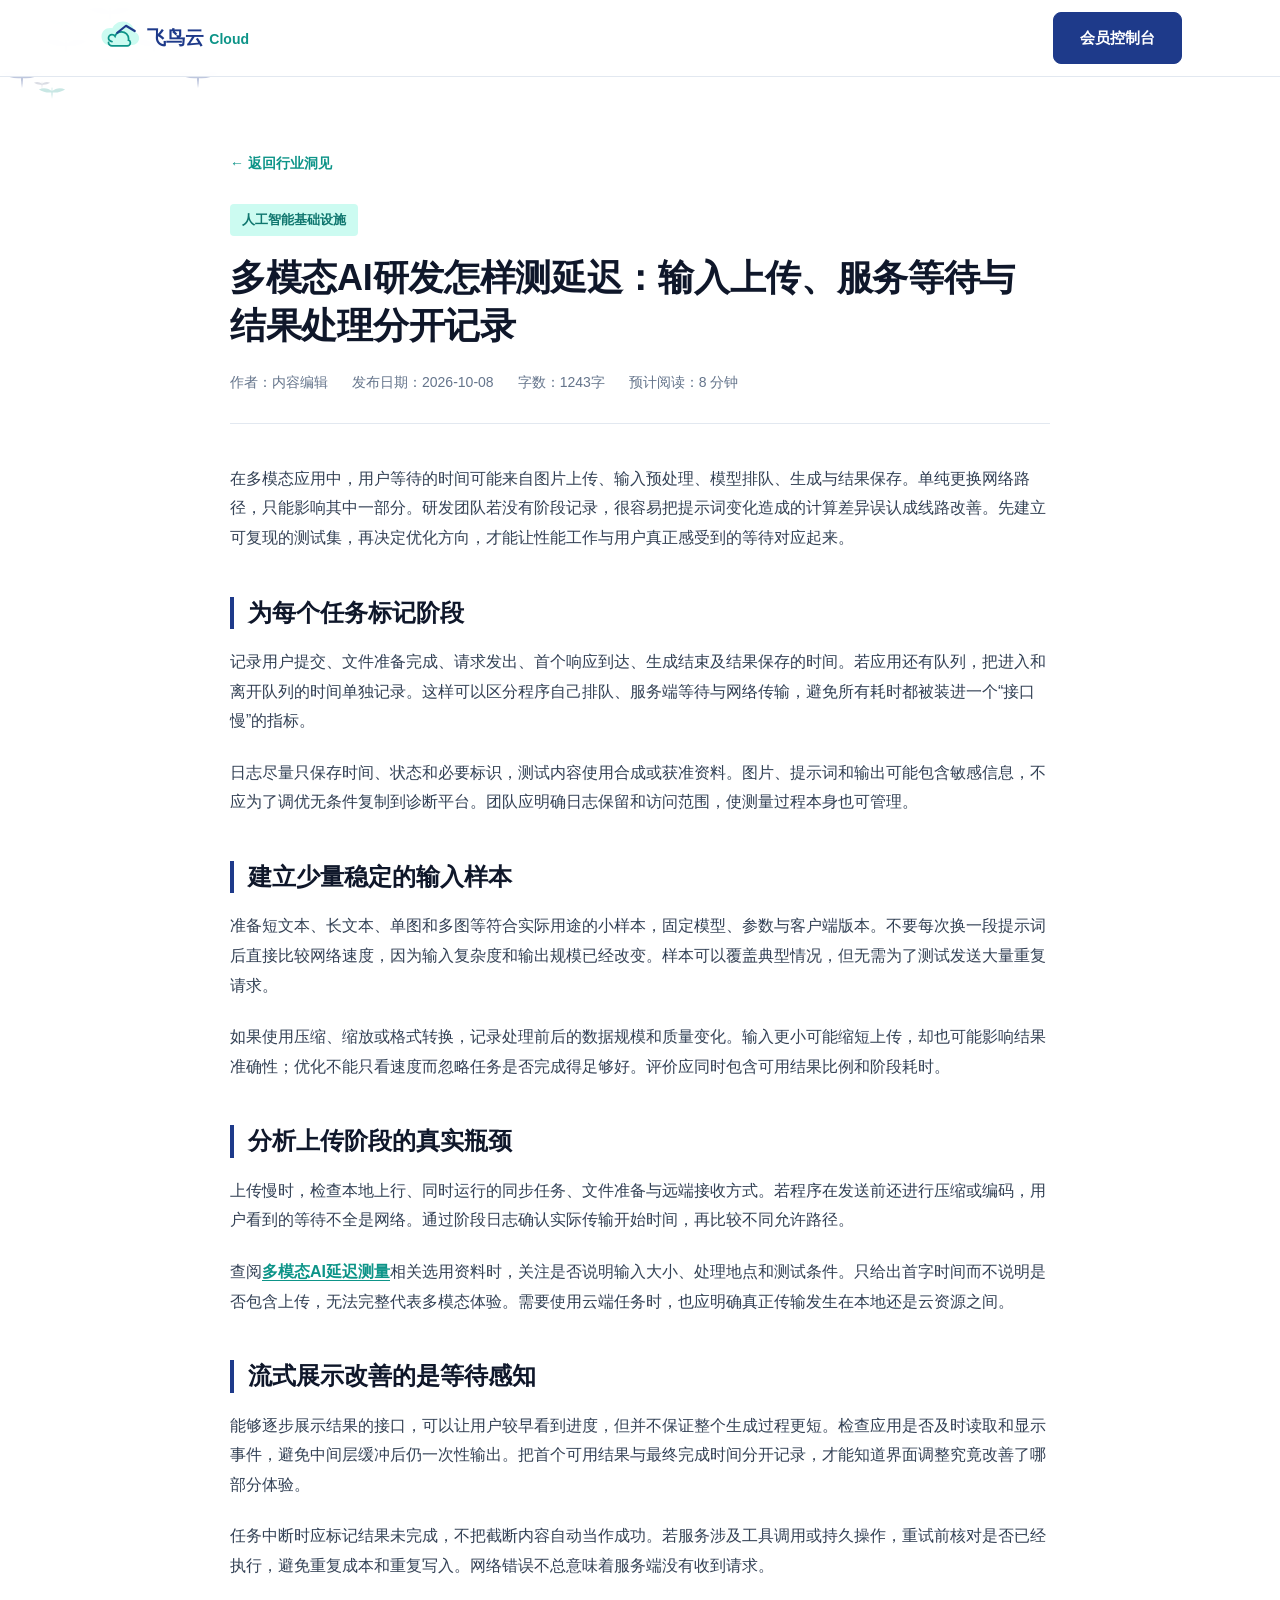
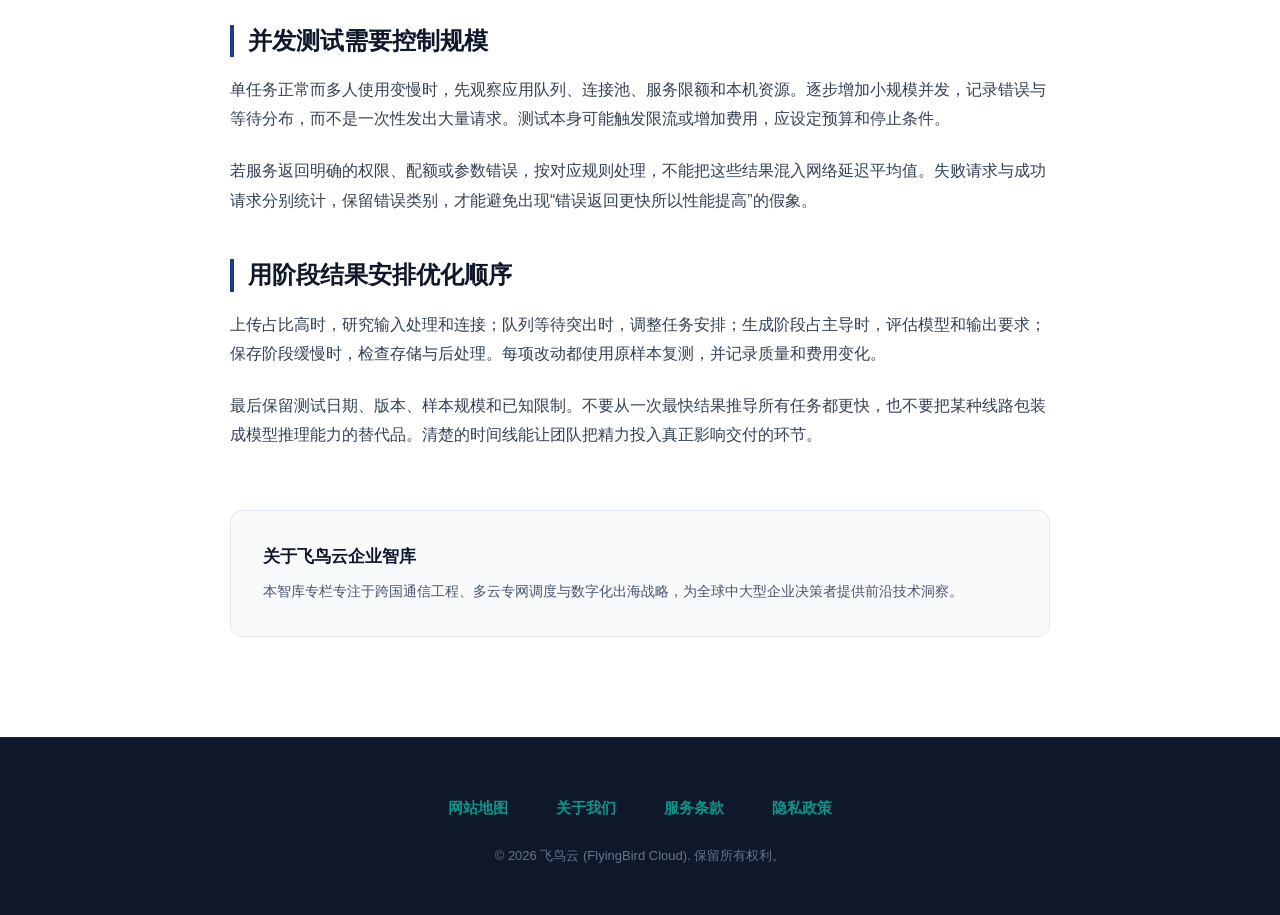
<file: ai-infra-prompt-engineering-latency.html>
<!DOCTYPE html>
<html lang="zh-CN">
<head>
  <meta charset="UTF-8">
  <meta name="viewport" content="width=device-width, initial-scale=1.0">
  <title>多模态AI研发怎样测延迟：输入上传、服务等待与结果处理分开记录｜飞鸟云</title>
  <meta name="description" content="为图像和长文本任务建立可重复时间线，区分网络与模型开销，减少无效优化及敏感资料暴露。">
  <link rel="stylesheet" href="style.css">
<link rel="canonical" href="https://flyingbirdcloud.homes/ai-infra-prompt-engineering-latency.html">
</head>
<body>

  <!-- 背景群鸟翱翔动图 (全站背景飞鸟生态) -->
  <div class="flock-sky-ambient" aria-hidden="true">
    <!-- 飞鸟群 V 字领航梯队 -->
    <div class="ambient-flock-cluster flock-cluster-v">
      <div class="flock-bird b-lead"><svg viewBox="0 0 48 32"><g class="f-bird"><path d="M24,10 C24.8,10 25.5,12 25,18 C24.6,22 24,26 24,26 C24,26 23.4,22 23,18 C22.5,12 23.2,10 24,10 Z"/><polygon points="24,6 25,10 23,10"/><path class="flock-wing-l" d="M24,13 C18,8 10,6 2,10 C8,14 16,16 24,15 Z"/><path class="flock-wing-r" d="M24,13 C30,8 38,6 46,10 C40,14 32,16 24,15 Z"/></g></svg></div>
      <div class="flock-bird b-left-1"><svg viewBox="0 0 48 32"><g class="f-bird"><path d="M24,10 C24.8,10 25.5,12 25,18 C24.6,22 24,26 24,26 C24,26 23.4,22 23,18 C22.5,12 23.2,10 24,10 Z"/><polygon points="24,6 25,10 23,10"/><path class="flock-wing-l" d="M24,13 C18,8 10,6 2,10 C8,14 16,16 24,15 Z"/><path class="flock-wing-r" d="M24,13 C30,8 38,6 46,10 C40,14 32,16 24,15 Z"/></g></svg></div>
      <div class="flock-bird b-right-1"><svg viewBox="0 0 48 32"><g class="f-bird"><path d="M24,10 C24.8,10 25.5,12 25,18 C24.6,22 24,26 24,26 C24,26 23.4,22 23,18 C22.5,12 23.2,10 24,10 Z"/><polygon points="24,6 25,10 23,10"/><path class="flock-wing-l" d="M24,13 C18,8 10,6 2,10 C8,14 16,16 24,15 Z"/><path class="flock-wing-r" d="M24,13 C30,8 38,6 46,10 C40,14 32,16 24,15 Z"/></g></svg></div>
      <div class="flock-bird b-left-2"><svg viewBox="0 0 48 32"><g class="f-bird"><path d="M24,10 C24.8,10 25.5,12 25,18 C24.6,22 24,26 24,26 C24,26 23.4,22 23,18 C22.5,12 23.2,10 24,10 Z"/><polygon points="24,6 25,10 23,10"/><path class="flock-wing-l" d="M24,13 C18,8 10,6 2,10 C8,14 16,16 24,15 Z"/><path class="flock-wing-r" d="M24,13 C30,8 38,6 46,10 C40,14 32,16 24,15 Z"/></g></svg></div>
      <div class="flock-bird b-right-2"><svg viewBox="0 0 48 32"><g class="f-bird"><path d="M24,10 C24.8,10 25.5,12 25,18 C24.6,22 24,26 24,26 C24,26 23.4,22 23,18 C22.5,12 23.2,10 24,10 Z"/><polygon points="24,6 25,10 23,10"/><path class="flock-wing-l" d="M24,13 C18,8 10,6 2,10 C8,14 16,16 24,15 Z"/><path class="flock-wing-r" d="M24,13 C30,8 38,6 46,10 C40,14 32,16 24,15 Z"/></g></svg></div>
    </div>

    <!-- 飞鸟群 中距巡航组 -->
    <div class="ambient-flock-cluster flock-cluster-mid">
      <div class="flock-bird b-mid-1"><svg viewBox="0 0 48 32"><g class="f-bird"><path d="M24,10 C24.8,10 25.5,12 25,18 C24.6,22 24,26 24,26 C24,26 23.4,22 23,18 C22.5,12 23.2,10 24,10 Z"/><polygon points="24,6 25,10 23,10"/><path class="flock-wing-l" d="M24,13 C18,8 10,6 2,10 C8,14 16,16 24,15 Z"/><path class="flock-wing-r" d="M24,13 C30,8 38,6 46,10 C40,14 32,16 24,15 Z"/></g></svg></div>
      <div class="flock-bird b-mid-2"><svg viewBox="0 0 48 32"><g class="f-bird"><path d="M24,10 C24.8,10 25.5,12 25,18 C24.6,22 24,26 24,26 C24,26 23.4,22 23,18 C22.5,12 23.2,10 24,10 Z"/><polygon points="24,6 25,10 23,10"/><path class="flock-wing-l" d="M24,13 C18,8 10,6 2,10 C8,14 16,16 24,15 Z"/><path class="flock-wing-r" d="M24,13 C30,8 38,6 46,10 C40,14 32,16 24,15 Z"/></g></svg></div>
      <div class="flock-bird b-mid-3"><svg viewBox="0 0 48 32"><g class="f-bird"><path d="M24,10 C24.8,10 25.5,12 25,18 C24.6,22 24,26 24,26 C24,26 23.4,22 23,18 C22.5,12 23.2,10 24,10 Z"/><polygon points="24,6 25,10 23,10"/><path class="flock-wing-l" d="M24,13 C18,8 10,6 2,10 C8,14 16,16 24,15 Z"/><path class="flock-wing-r" d="M24,13 C30,8 38,6 46,10 C40,14 32,16 24,15 Z"/></g></svg></div>
    </div>

    <!-- 飞鸟群 远空高飞组 -->
    <div class="ambient-flock-cluster flock-cluster-far">
      <div class="flock-bird b-far-1"><svg viewBox="0 0 48 32"><g class="f-bird"><path d="M24,10 C24.8,10 25.5,12 25,18 C24.6,22 24,26 24,26 C24,26 23.4,22 23,18 C22.5,12 23.2,10 24,10 Z"/><polygon points="24,6 25,10 23,10"/><path class="flock-wing-l" d="M24,13 C18,8 10,6 2,10 C8,14 16,16 24,15 Z"/><path class="flock-wing-r" d="M24,13 C30,8 38,6 46,10 C40,14 32,16 24,15 Z"/></g></svg></div>
      <div class="flock-bird b-far-2"><svg viewBox="0 0 48 32"><g class="f-bird"><path d="M24,10 C24.8,10 25.5,12 25,18 C24.6,22 24,26 24,26 C24,26 23.4,22 23,18 C22.5,12 23.2,10 24,10 Z"/><polygon points="24,6 25,10 23,10"/><path class="flock-wing-l" d="M24,13 C18,8 10,6 2,10 C8,14 16,16 24,15 Z"/><path class="flock-wing-r" d="M24,13 C30,8 38,6 46,10 C40,14 32,16 24,15 Z"/></g></svg></div>
      <div class="flock-bird b-far-3"><svg viewBox="0 0 48 32"><g class="f-bird"><path d="M24,10 C24.8,10 25.5,12 25,18 C24.6,22 24,26 24,26 C24,26 23.4,22 23,18 C22.5,12 23.2,10 24,10 Z"/><polygon points="24,6 25,10 23,10"/><path class="flock-wing-l" d="M24,13 C18,8 10,6 2,10 C8,14 16,16 24,15 Z"/><path class="flock-wing-r" d="M24,13 C30,8 38,6 46,10 C40,14 32,16 24,15 Z"/></g></svg></div>
    </div>
  </div>

  <!-- 头部商务导航 -->
  <header class="editorial-header">
    <div class="editorial-wrap editorial-nav-bar">
      <a href="index.html" class="editorial-logo" aria-label="返回首页">
        <svg viewBox="0 0 220 48" fill="none" xmlns="http://www.w3.org/2000/svg">
          <g>
            <path d="M12 32C8 32 4 28 4 22C4 16.5 8.5 12.5 14 12.5C14.8 12.5 15.6 12.6 16.4 12.9C18.2 8.2 23 5 28.5 5C35.5 5 41.2 10.2 41.8 17.2C44.8 18 47 20.7 47 24C47 28.4 43.4 32 39 32H12Z" fill="#CCFBF1"/>
            <path d="M16 28C13.8 28 12 26.2 12 24C12 21.8 13.8 20 16 20C17.5 20 18.8 20.8 19.5 22C20.5 19 23.5 17 27 17C31.4 17 35 20.6 35 25C35 25.5 34.9 26 34.8 26.5C36.1 26.8 37 28 37 29.5C37 31.4 35.4 33 33.5 33H16C13.8 33 12 31.2 12 29" stroke="#0D9488" stroke-width="2" stroke-linecap="round"/>
            <path d="M22 18L32 10L42 16" stroke="#1E3A8A" stroke-width="2.5" stroke-linecap="round" stroke-linejoin="round"/>
          </g>
          <text x="56" y="31" font-family="-apple-system, BlinkMacSystemFont, 'Segoe UI', Roboto, sans-serif" font-size="22" font-weight="800" fill="#1E3A8A">飞鸟云 <tspan fill="#0D9488" font-size="16" font-weight="700">Cloud</tspan></text>
        </svg>
      </a>
      <div class="editorial-nav-cta">
        <a href="https://ww012.twilightaff.com/#/?code=A56DH1Af" class="ed-btn ed-btn-primary" rel="nofollow" target="_blank">会员控制台</a>
      </div>
    </div>
  </header>

  <!-- 文章正文 -->
  <main class="editorial-article-wrap">
    <div class="editorial-wrap">
      <div class="editorial-article-container">
        <a href="perspectives.html" class="editorial-back-link">← 返回行业洞见</a>

        <header class="editorial-article-head">
          <span class="editorial-article-badge">人工智能基础设施</span>
          <h1 class="editorial-article-h1">多模态AI研发怎样测延迟：输入上传、服务等待与结果处理分开记录</h1>
          <div class="editorial-article-meta">
            <span>作者：内容编辑</span>
            <span>发布日期：2026-10-08</span>
            <span>字数：1243字</span>
            <span>预计阅读：8 分钟</span>
          </div>
        </header>

        <article class="editorial-article-content">
<p>在多模态应用中，用户等待的时间可能来自图片上传、输入预处理、模型排队、生成与结果保存。单纯更换网络路径，只能影响其中一部分。研发团队若没有阶段记录，很容易把提示词变化造成的计算差异误认成线路改善。先建立可复现的测试集，再决定优化方向，才能让性能工作与用户真正感受到的等待对应起来。</p>
<h2>为每个任务标记阶段</h2>
<p>记录用户提交、文件准备完成、请求发出、首个响应到达、生成结束及结果保存的时间。若应用还有队列，把进入和离开队列的时间单独记录。这样可以区分程序自己排队、服务端等待与网络传输，避免所有耗时都被装进一个“接口慢”的指标。</p>
<p>日志尽量只保存时间、状态和必要标识，测试内容使用合成或获准资料。图片、提示词和输出可能包含敏感信息，不应为了调优无条件复制到诊断平台。团队应明确日志保留和访问范围，使测量过程本身也可管理。</p>
<h2>建立少量稳定的输入样本</h2>
<p>准备短文本、长文本、单图和多图等符合实际用途的小样本，固定模型、参数与客户端版本。不要每次换一段提示词后直接比较网络速度，因为输入复杂度和输出规模已经改变。样本可以覆盖典型情况，但无需为了测试发送大量重复请求。</p>
<p>如果使用压缩、缩放或格式转换，记录处理前后的数据规模和质量变化。输入更小可能缩短上传，却也可能影响结果准确性；优化不能只看速度而忽略任务是否完成得足够好。评价应同时包含可用结果比例和阶段耗时。</p>
<h2>分析上传阶段的真实瓶颈</h2>
<p>上传慢时，检查本地上行、同时运行的同步任务、文件准备与远端接收方式。若程序在发送前还进行压缩或编码，用户看到的等待不全是网络。通过阶段日志确认实际传输开始时间，再比较不同允许路径。</p>
<p>查阅<a href="https://jichangtuijan.top/">多模态AI延迟测量</a>相关选用资料时，关注是否说明输入大小、处理地点和测试条件。只给出首字时间而不说明是否包含上传，无法完整代表多模态体验。需要使用云端任务时，也应明确真正传输发生在本地还是云资源之间。</p>
<h2>流式展示改善的是等待感知</h2>
<p>能够逐步展示结果的接口，可以让用户较早看到进度，但并不保证整个生成过程更短。检查应用是否及时读取和显示事件，避免中间层缓冲后仍一次性输出。把首个可用结果与最终完成时间分开记录，才能知道界面调整究竟改善了哪部分体验。</p>
<p>任务中断时应标记结果未完成，不把截断内容自动当作成功。若服务涉及工具调用或持久操作，重试前核对是否已经执行，避免重复成本和重复写入。网络错误不总意味着服务端没有收到请求。</p>
<h2>并发测试需要控制规模</h2>
<p>单任务正常而多人使用变慢时，先观察应用队列、连接池、服务限额和本机资源。逐步增加小规模并发，记录错误与等待分布，而不是一次性发出大量请求。测试本身可能触发限流或增加费用，应设定预算和停止条件。</p>
<p>若服务返回明确的权限、配额或参数错误，按对应规则处理，不能把这些结果混入网络延迟平均值。失败请求与成功请求分别统计，保留错误类别，才能避免出现“错误返回更快所以性能提高”的假象。</p>
<h2>用阶段结果安排优化顺序</h2>
<p>上传占比高时，研究输入处理和连接；队列等待突出时，调整任务安排；生成阶段占主导时，评估模型和输出要求；保存阶段缓慢时，检查存储与后处理。每项改动都使用原样本复测，并记录质量和费用变化。</p>
<p>最后保留测试日期、版本、样本规模和已知限制。不要从一次最快结果推导所有任务都更快，也不要把某种线路包装成模型推理能力的替代品。清楚的时间线能让团队把精力投入真正影响交付的环节。</p>
</article>

        <div class="editorial-author-box">
          <h4>关于飞鸟云企业智库</h4>
          <p>本智库专栏专注于跨国通信工程、多云专网调度与数字化出海战略，为全球中大型企业决策者提供前沿技术洞察。</p>
        </div>
      </div>
    </div>
  </main>

  <!-- 页脚 -->
  <footer class="editorial-footer">
    <div class="editorial-wrap">
      <nav aria-label="页脚导航">
        <ul class="ed-footer-nav">
          <li><a href="sitemap.html">网站地图</a></li>
          <li><a href="about.html">关于我们</a></li>
          <li><a href="terms.html">服务条款</a></li>
          <li><a href="privacy.html">隐私政策</a></li>
        </ul>
      </nav>
      <p class="ed-footer-copy">© 2026 飞鸟云 (FlyingBird Cloud). 保留所有权利。</p>
    </div>
  </footer>

</body>
</html>
</file>
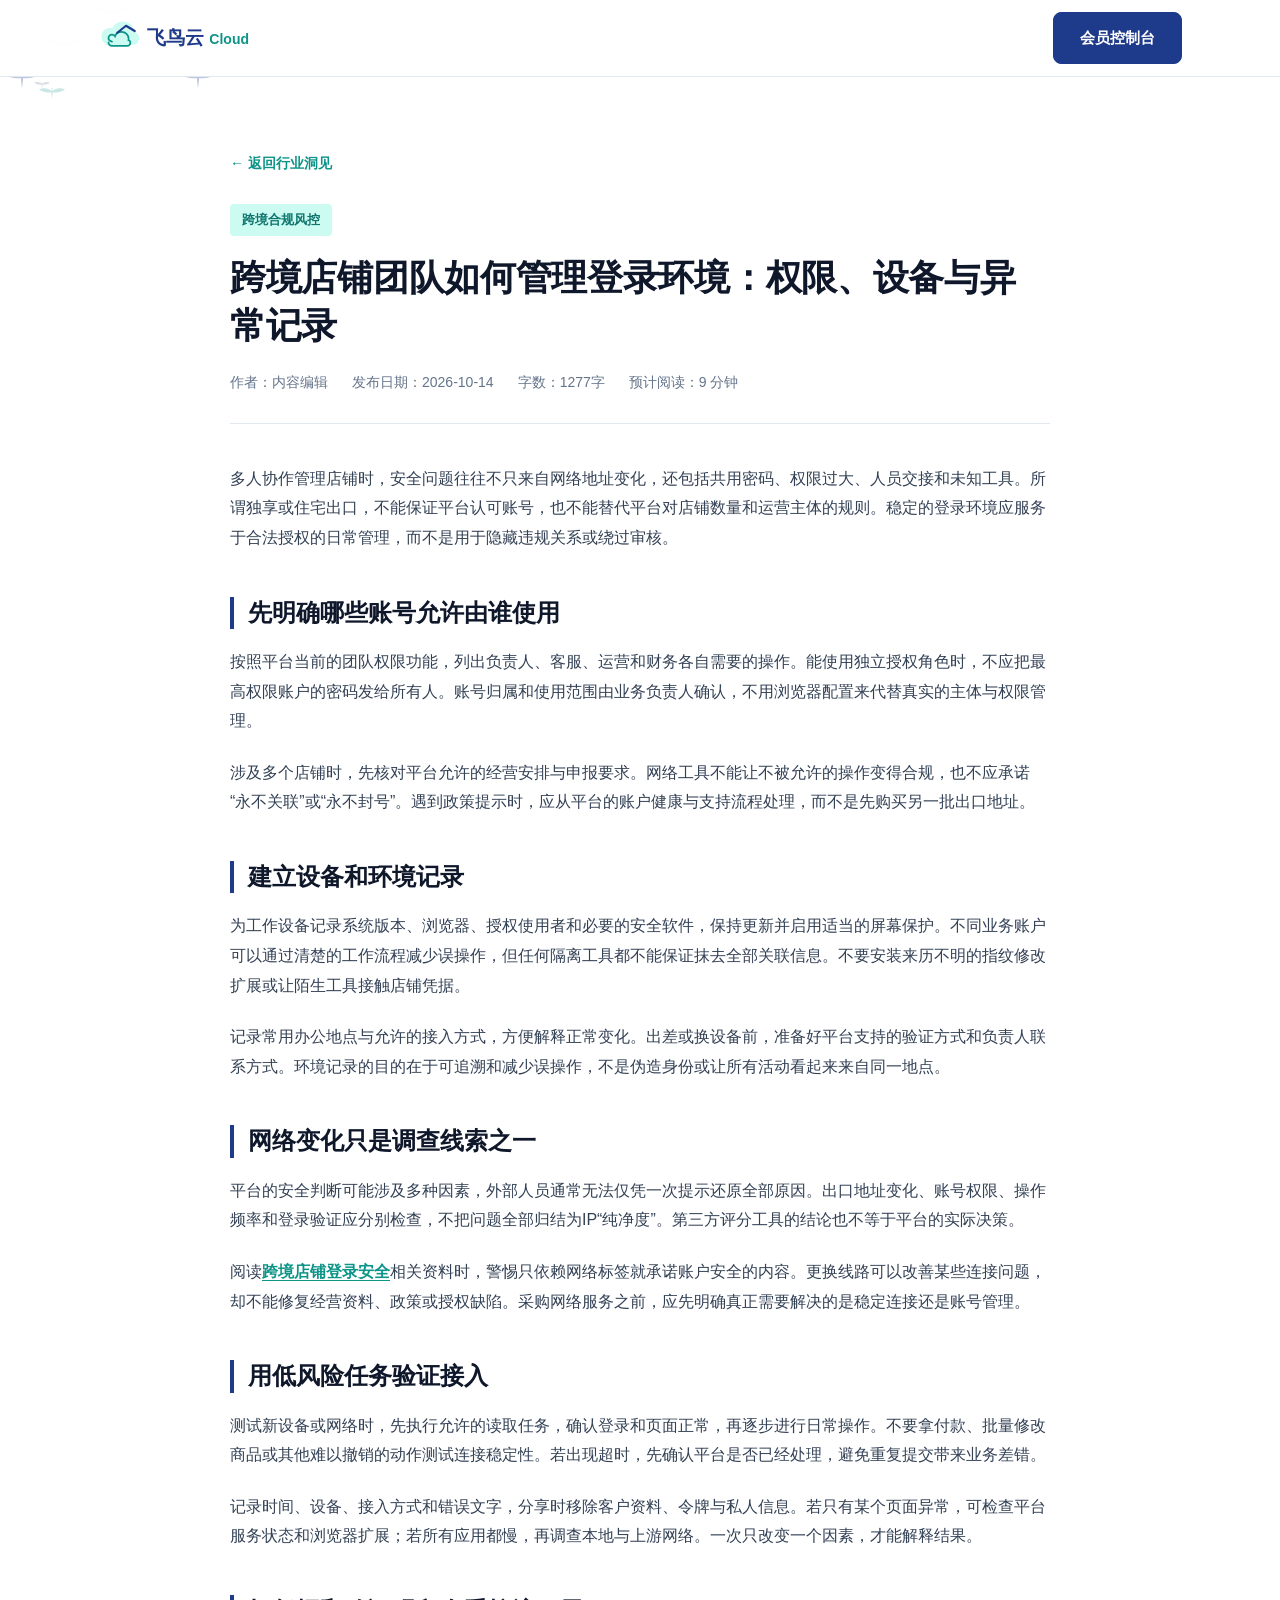
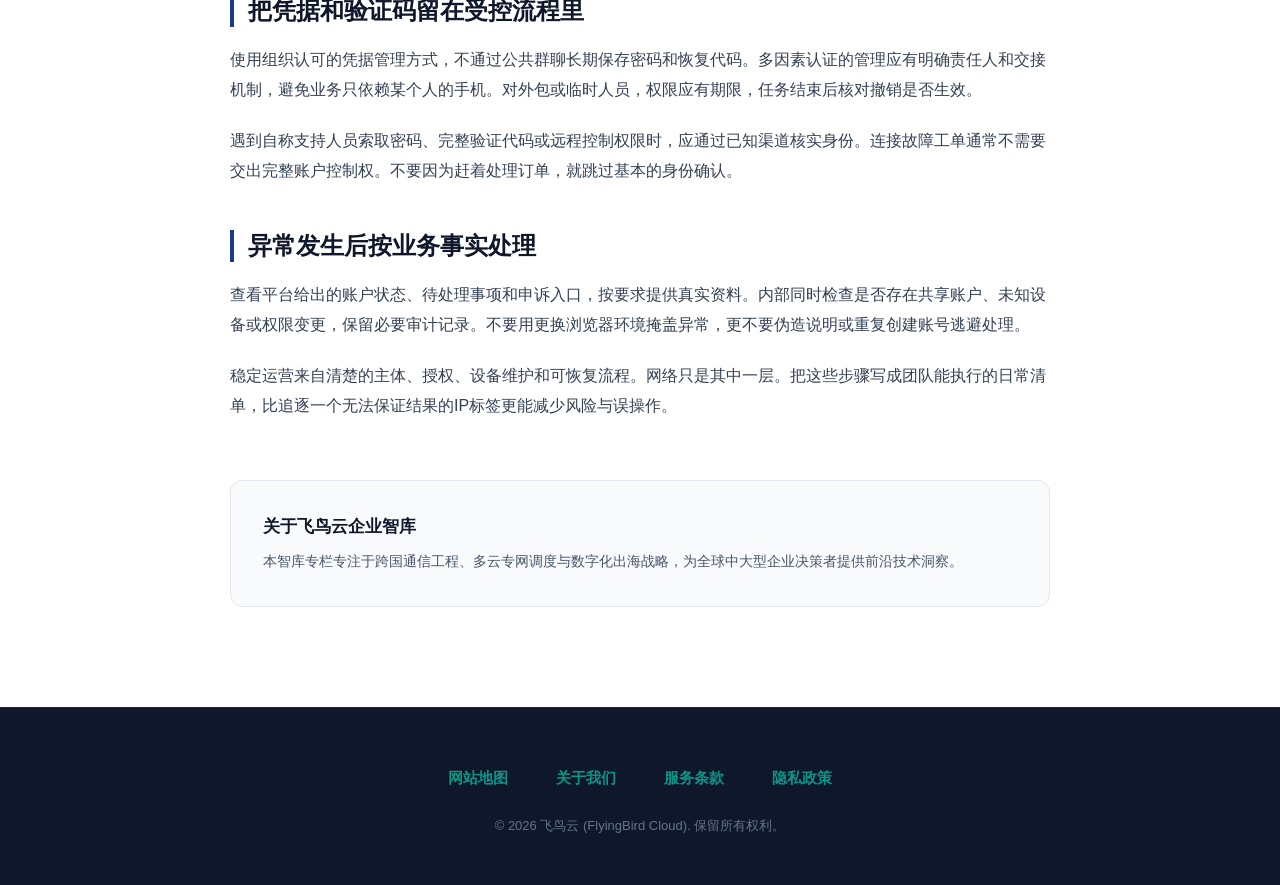
<file: cross-border-ecommerce-store-safety-ip.html>
<!DOCTYPE html>
<html lang="zh-CN">
<head>
  <meta charset="UTF-8">
  <meta name="viewport" content="width=device-width, initial-scale=1.0">
  <title>跨境店铺团队如何管理登录环境：权限、设备与异常记录｜飞鸟云</title>
  <meta name="description" content="以合规运营为前提整理店铺账号接入，区分网络变化与平台规则，避免将固定IP或隔离浏览器视为安全保证。">
  <link rel="stylesheet" href="style.css">
<link rel="canonical" href="https://flyingbirdcloud.homes/cross-border-ecommerce-store-safety-ip.html">
</head>
<body>

  <!-- 背景群鸟翱翔动图 (全站背景飞鸟生态) -->
  <div class="flock-sky-ambient" aria-hidden="true">
    <!-- 飞鸟群 V 字领航梯队 -->
    <div class="ambient-flock-cluster flock-cluster-v">
      <div class="flock-bird b-lead"><svg viewBox="0 0 48 32"><g class="f-bird"><path d="M24,10 C24.8,10 25.5,12 25,18 C24.6,22 24,26 24,26 C24,26 23.4,22 23,18 C22.5,12 23.2,10 24,10 Z"/><polygon points="24,6 25,10 23,10"/><path class="flock-wing-l" d="M24,13 C18,8 10,6 2,10 C8,14 16,16 24,15 Z"/><path class="flock-wing-r" d="M24,13 C30,8 38,6 46,10 C40,14 32,16 24,15 Z"/></g></svg></div>
      <div class="flock-bird b-left-1"><svg viewBox="0 0 48 32"><g class="f-bird"><path d="M24,10 C24.8,10 25.5,12 25,18 C24.6,22 24,26 24,26 C24,26 23.4,22 23,18 C22.5,12 23.2,10 24,10 Z"/><polygon points="24,6 25,10 23,10"/><path class="flock-wing-l" d="M24,13 C18,8 10,6 2,10 C8,14 16,16 24,15 Z"/><path class="flock-wing-r" d="M24,13 C30,8 38,6 46,10 C40,14 32,16 24,15 Z"/></g></svg></div>
      <div class="flock-bird b-right-1"><svg viewBox="0 0 48 32"><g class="f-bird"><path d="M24,10 C24.8,10 25.5,12 25,18 C24.6,22 24,26 24,26 C24,26 23.4,22 23,18 C22.5,12 23.2,10 24,10 Z"/><polygon points="24,6 25,10 23,10"/><path class="flock-wing-l" d="M24,13 C18,8 10,6 2,10 C8,14 16,16 24,15 Z"/><path class="flock-wing-r" d="M24,13 C30,8 38,6 46,10 C40,14 32,16 24,15 Z"/></g></svg></div>
      <div class="flock-bird b-left-2"><svg viewBox="0 0 48 32"><g class="f-bird"><path d="M24,10 C24.8,10 25.5,12 25,18 C24.6,22 24,26 24,26 C24,26 23.4,22 23,18 C22.5,12 23.2,10 24,10 Z"/><polygon points="24,6 25,10 23,10"/><path class="flock-wing-l" d="M24,13 C18,8 10,6 2,10 C8,14 16,16 24,15 Z"/><path class="flock-wing-r" d="M24,13 C30,8 38,6 46,10 C40,14 32,16 24,15 Z"/></g></svg></div>
      <div class="flock-bird b-right-2"><svg viewBox="0 0 48 32"><g class="f-bird"><path d="M24,10 C24.8,10 25.5,12 25,18 C24.6,22 24,26 24,26 C24,26 23.4,22 23,18 C22.5,12 23.2,10 24,10 Z"/><polygon points="24,6 25,10 23,10"/><path class="flock-wing-l" d="M24,13 C18,8 10,6 2,10 C8,14 16,16 24,15 Z"/><path class="flock-wing-r" d="M24,13 C30,8 38,6 46,10 C40,14 32,16 24,15 Z"/></g></svg></div>
    </div>

    <!-- 飞鸟群 中距巡航组 -->
    <div class="ambient-flock-cluster flock-cluster-mid">
      <div class="flock-bird b-mid-1"><svg viewBox="0 0 48 32"><g class="f-bird"><path d="M24,10 C24.8,10 25.5,12 25,18 C24.6,22 24,26 24,26 C24,26 23.4,22 23,18 C22.5,12 23.2,10 24,10 Z"/><polygon points="24,6 25,10 23,10"/><path class="flock-wing-l" d="M24,13 C18,8 10,6 2,10 C8,14 16,16 24,15 Z"/><path class="flock-wing-r" d="M24,13 C30,8 38,6 46,10 C40,14 32,16 24,15 Z"/></g></svg></div>
      <div class="flock-bird b-mid-2"><svg viewBox="0 0 48 32"><g class="f-bird"><path d="M24,10 C24.8,10 25.5,12 25,18 C24.6,22 24,26 24,26 C24,26 23.4,22 23,18 C22.5,12 23.2,10 24,10 Z"/><polygon points="24,6 25,10 23,10"/><path class="flock-wing-l" d="M24,13 C18,8 10,6 2,10 C8,14 16,16 24,15 Z"/><path class="flock-wing-r" d="M24,13 C30,8 38,6 46,10 C40,14 32,16 24,15 Z"/></g></svg></div>
      <div class="flock-bird b-mid-3"><svg viewBox="0 0 48 32"><g class="f-bird"><path d="M24,10 C24.8,10 25.5,12 25,18 C24.6,22 24,26 24,26 C24,26 23.4,22 23,18 C22.5,12 23.2,10 24,10 Z"/><polygon points="24,6 25,10 23,10"/><path class="flock-wing-l" d="M24,13 C18,8 10,6 2,10 C8,14 16,16 24,15 Z"/><path class="flock-wing-r" d="M24,13 C30,8 38,6 46,10 C40,14 32,16 24,15 Z"/></g></svg></div>
    </div>

    <!-- 飞鸟群 远空高飞组 -->
    <div class="ambient-flock-cluster flock-cluster-far">
      <div class="flock-bird b-far-1"><svg viewBox="0 0 48 32"><g class="f-bird"><path d="M24,10 C24.8,10 25.5,12 25,18 C24.6,22 24,26 24,26 C24,26 23.4,22 23,18 C22.5,12 23.2,10 24,10 Z"/><polygon points="24,6 25,10 23,10"/><path class="flock-wing-l" d="M24,13 C18,8 10,6 2,10 C8,14 16,16 24,15 Z"/><path class="flock-wing-r" d="M24,13 C30,8 38,6 46,10 C40,14 32,16 24,15 Z"/></g></svg></div>
      <div class="flock-bird b-far-2"><svg viewBox="0 0 48 32"><g class="f-bird"><path d="M24,10 C24.8,10 25.5,12 25,18 C24.6,22 24,26 24,26 C24,26 23.4,22 23,18 C22.5,12 23.2,10 24,10 Z"/><polygon points="24,6 25,10 23,10"/><path class="flock-wing-l" d="M24,13 C18,8 10,6 2,10 C8,14 16,16 24,15 Z"/><path class="flock-wing-r" d="M24,13 C30,8 38,6 46,10 C40,14 32,16 24,15 Z"/></g></svg></div>
      <div class="flock-bird b-far-3"><svg viewBox="0 0 48 32"><g class="f-bird"><path d="M24,10 C24.8,10 25.5,12 25,18 C24.6,22 24,26 24,26 C24,26 23.4,22 23,18 C22.5,12 23.2,10 24,10 Z"/><polygon points="24,6 25,10 23,10"/><path class="flock-wing-l" d="M24,13 C18,8 10,6 2,10 C8,14 16,16 24,15 Z"/><path class="flock-wing-r" d="M24,13 C30,8 38,6 46,10 C40,14 32,16 24,15 Z"/></g></svg></div>
    </div>
  </div>

  <!-- 头部商务导航 -->
  <header class="editorial-header">
    <div class="editorial-wrap editorial-nav-bar">
      <a href="index.html" class="editorial-logo" aria-label="返回首页">
        <svg viewBox="0 0 220 48" fill="none" xmlns="http://www.w3.org/2000/svg">
          <g>
            <path d="M12 32C8 32 4 28 4 22C4 16.5 8.5 12.5 14 12.5C14.8 12.5 15.6 12.6 16.4 12.9C18.2 8.2 23 5 28.5 5C35.5 5 41.2 10.2 41.8 17.2C44.8 18 47 20.7 47 24C47 28.4 43.4 32 39 32H12Z" fill="#CCFBF1"/>
            <path d="M16 28C13.8 28 12 26.2 12 24C12 21.8 13.8 20 16 20C17.5 20 18.8 20.8 19.5 22C20.5 19 23.5 17 27 17C31.4 17 35 20.6 35 25C35 25.5 34.9 26 34.8 26.5C36.1 26.8 37 28 37 29.5C37 31.4 35.4 33 33.5 33H16C13.8 33 12 31.2 12 29" stroke="#0D9488" stroke-width="2" stroke-linecap="round"/>
            <path d="M22 18L32 10L42 16" stroke="#1E3A8A" stroke-width="2.5" stroke-linecap="round" stroke-linejoin="round"/>
          </g>
          <text x="56" y="31" font-family="-apple-system, BlinkMacSystemFont, 'Segoe UI', Roboto, sans-serif" font-size="22" font-weight="800" fill="#1E3A8A">飞鸟云 <tspan fill="#0D9488" font-size="16" font-weight="700">Cloud</tspan></text>
        </svg>
      </a>
      <div class="editorial-nav-cta">
        <a href="https://ww012.twilightaff.com/#/?code=A56DH1Af" class="ed-btn ed-btn-primary" rel="nofollow" target="_blank">会员控制台</a>
      </div>
    </div>
  </header>

  <!-- 文章正文 -->
  <main class="editorial-article-wrap">
    <div class="editorial-wrap">
      <div class="editorial-article-container">
        <a href="perspectives.html" class="editorial-back-link">← 返回行业洞见</a>

        <header class="editorial-article-head">
          <span class="editorial-article-badge">跨境合规风控</span>
          <h1 class="editorial-article-h1">跨境店铺团队如何管理登录环境：权限、设备与异常记录</h1>
          <div class="editorial-article-meta">
            <span>作者：内容编辑</span>
            <span>发布日期：2026-10-14</span>
            <span>字数：1277字</span>
            <span>预计阅读：9 分钟</span>
          </div>
        </header>

        <article class="editorial-article-content">
<p>多人协作管理店铺时，安全问题往往不只来自网络地址变化，还包括共用密码、权限过大、人员交接和未知工具。所谓独享或住宅出口，不能保证平台认可账号，也不能替代平台对店铺数量和运营主体的规则。稳定的登录环境应服务于合法授权的日常管理，而不是用于隐藏违规关系或绕过审核。</p>
<h2>先明确哪些账号允许由谁使用</h2>
<p>按照平台当前的团队权限功能，列出负责人、客服、运营和财务各自需要的操作。能使用独立授权角色时，不应把最高权限账户的密码发给所有人。账号归属和使用范围由业务负责人确认，不用浏览器配置来代替真实的主体与权限管理。</p>
<p>涉及多个店铺时，先核对平台允许的经营安排与申报要求。网络工具不能让不被允许的操作变得合规，也不应承诺“永不关联”或“永不封号”。遇到政策提示时，应从平台的账户健康与支持流程处理，而不是先购买另一批出口地址。</p>
<h2>建立设备和环境记录</h2>
<p>为工作设备记录系统版本、浏览器、授权使用者和必要的安全软件，保持更新并启用适当的屏幕保护。不同业务账户可以通过清楚的工作流程减少误操作，但任何隔离工具都不能保证抹去全部关联信息。不要安装来历不明的指纹修改扩展或让陌生工具接触店铺凭据。</p>
<p>记录常用办公地点与允许的接入方式，方便解释正常变化。出差或换设备前，准备好平台支持的验证方式和负责人联系方式。环境记录的目的在于可追溯和减少误操作，不是伪造身份或让所有活动看起来来自同一地点。</p>
<h2>网络变化只是调查线索之一</h2>
<p>平台的安全判断可能涉及多种因素，外部人员通常无法仅凭一次提示还原全部原因。出口地址变化、账号权限、操作频率和登录验证应分别检查，不把问题全部归结为IP“纯净度”。第三方评分工具的结论也不等于平台的实际决策。</p>
<p>阅读<a href="https://jichangtuijan.top/">跨境店铺登录安全</a>相关资料时，警惕只依赖网络标签就承诺账户安全的内容。更换线路可以改善某些连接问题，却不能修复经营资料、政策或授权缺陷。采购网络服务之前，应先明确真正需要解决的是稳定连接还是账号管理。</p>
<h2>用低风险任务验证接入</h2>
<p>测试新设备或网络时，先执行允许的读取任务，确认登录和页面正常，再逐步进行日常操作。不要拿付款、批量修改商品或其他难以撤销的动作测试连接稳定性。若出现超时，先确认平台是否已经处理，避免重复提交带来业务差错。</p>
<p>记录时间、设备、接入方式和错误文字，分享时移除客户资料、令牌与私人信息。若只有某个页面异常，可检查平台服务状态和浏览器扩展；若所有应用都慢，再调查本地与上游网络。一次只改变一个因素，才能解释结果。</p>
<h2>把凭据和验证码留在受控流程里</h2>
<p>使用组织认可的凭据管理方式，不通过公共群聊长期保存密码和恢复代码。多因素认证的管理应有明确责任人和交接机制，避免业务只依赖某个人的手机。对外包或临时人员，权限应有期限，任务结束后核对撤销是否生效。</p>
<p>遇到自称支持人员索取密码、完整验证代码或远程控制权限时，应通过已知渠道核实身份。连接故障工单通常不需要交出完整账户控制权。不要因为赶着处理订单，就跳过基本的身份确认。</p>
<h2>异常发生后按业务事实处理</h2>
<p>查看平台给出的账户状态、待处理事项和申诉入口，按要求提供真实资料。内部同时检查是否存在共享账户、未知设备或权限变更，保留必要审计记录。不要用更换浏览器环境掩盖异常，更不要伪造说明或重复创建账号逃避处理。</p>
<p>稳定运营来自清楚的主体、授权、设备维护和可恢复流程。网络只是其中一层。把这些步骤写成团队能执行的日常清单，比追逐一个无法保证结果的IP标签更能减少风险与误操作。</p>
</article>

        <div class="editorial-author-box">
          <h4>关于飞鸟云企业智库</h4>
          <p>本智库专栏专注于跨国通信工程、多云专网调度与数字化出海战略，为全球中大型企业决策者提供前沿技术洞察。</p>
        </div>
      </div>
    </div>
  </main>

  <!-- 页脚 -->
  <footer class="editorial-footer">
    <div class="editorial-wrap">
      <nav aria-label="页脚导航">
        <ul class="ed-footer-nav">
          <li><a href="sitemap.html">网站地图</a></li>
          <li><a href="about.html">关于我们</a></li>
          <li><a href="terms.html">服务条款</a></li>
          <li><a href="privacy.html">隐私政策</a></li>
        </ul>
      </nav>
      <p class="ed-footer-copy">© 2026 飞鸟云 (FlyingBird Cloud). 保留所有权利。</p>
    </div>
  </footer>

</body>
</html>
</file>
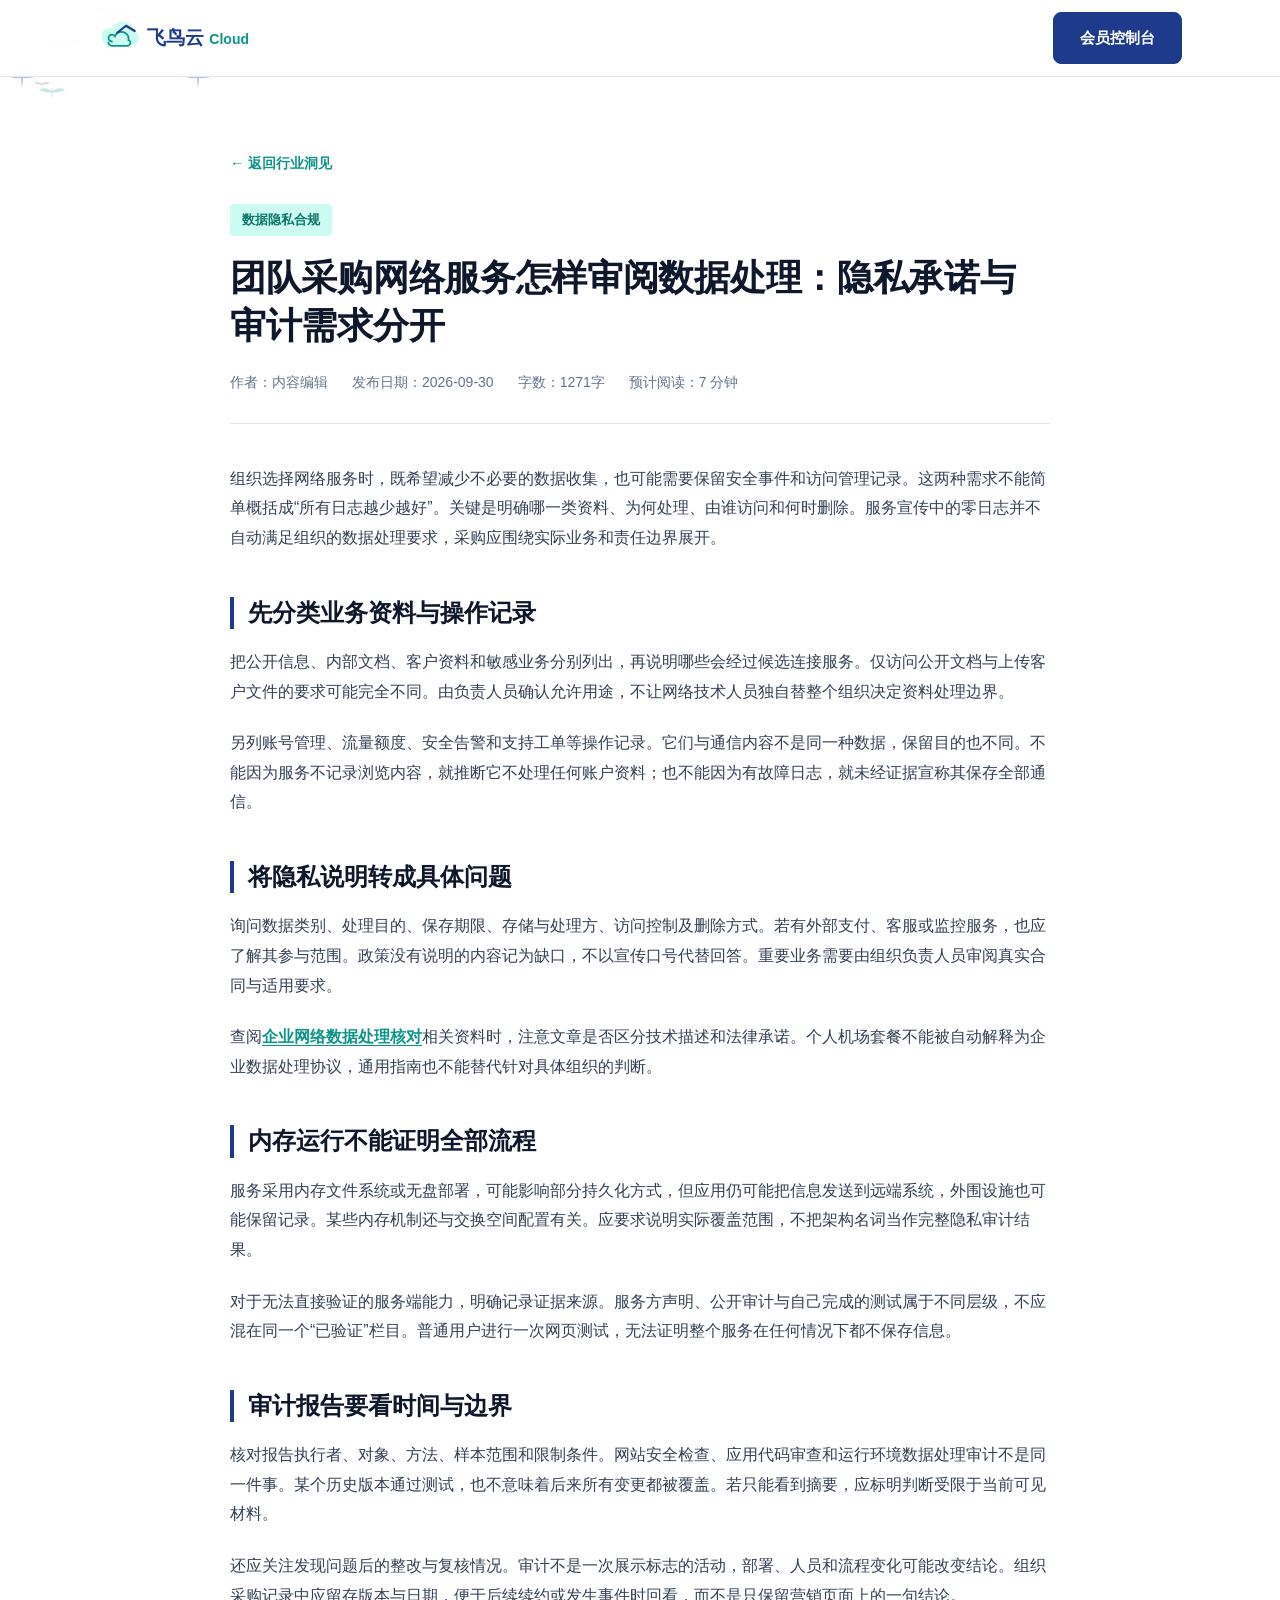
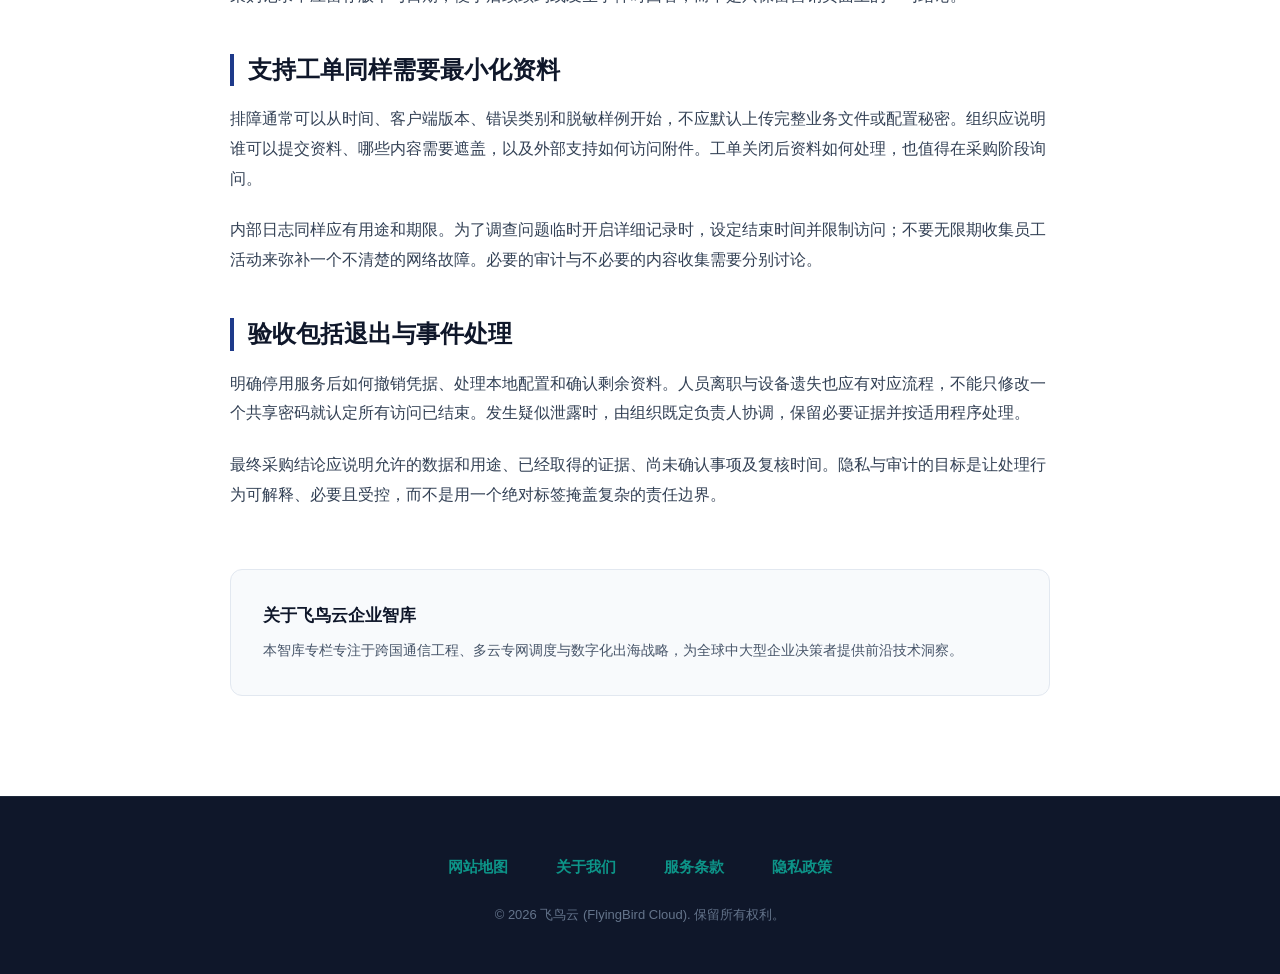
<file: enterprise-compliance-zero-logs-audit.html>
<!DOCTYPE html>
<html lang="zh-CN">
<head>
  <meta charset="UTF-8">
  <meta name="viewport" content="width=device-width, initial-scale=1.0">
  <title>团队采购网络服务怎样审阅数据处理：隐私承诺与审计需求分开｜飞鸟云</title>
  <meta name="description" content="围绕资料分类、日志用途、保留期限和支持流程建立采购问题清单，不把零日志标签等同于满足全部组织要求。">
  <link rel="stylesheet" href="style.css">
<link rel="canonical" href="https://flyingbirdcloud.homes/enterprise-compliance-zero-logs-audit.html">
</head>
<body>

  <!-- 背景群鸟翱翔动图 (全站背景飞鸟生态) -->
  <div class="flock-sky-ambient" aria-hidden="true">
    <!-- 飞鸟群 V 字领航梯队 -->
    <div class="ambient-flock-cluster flock-cluster-v">
      <div class="flock-bird b-lead"><svg viewBox="0 0 48 32"><g class="f-bird"><path d="M24,10 C24.8,10 25.5,12 25,18 C24.6,22 24,26 24,26 C24,26 23.4,22 23,18 C22.5,12 23.2,10 24,10 Z"/><polygon points="24,6 25,10 23,10"/><path class="flock-wing-l" d="M24,13 C18,8 10,6 2,10 C8,14 16,16 24,15 Z"/><path class="flock-wing-r" d="M24,13 C30,8 38,6 46,10 C40,14 32,16 24,15 Z"/></g></svg></div>
      <div class="flock-bird b-left-1"><svg viewBox="0 0 48 32"><g class="f-bird"><path d="M24,10 C24.8,10 25.5,12 25,18 C24.6,22 24,26 24,26 C24,26 23.4,22 23,18 C22.5,12 23.2,10 24,10 Z"/><polygon points="24,6 25,10 23,10"/><path class="flock-wing-l" d="M24,13 C18,8 10,6 2,10 C8,14 16,16 24,15 Z"/><path class="flock-wing-r" d="M24,13 C30,8 38,6 46,10 C40,14 32,16 24,15 Z"/></g></svg></div>
      <div class="flock-bird b-right-1"><svg viewBox="0 0 48 32"><g class="f-bird"><path d="M24,10 C24.8,10 25.5,12 25,18 C24.6,22 24,26 24,26 C24,26 23.4,22 23,18 C22.5,12 23.2,10 24,10 Z"/><polygon points="24,6 25,10 23,10"/><path class="flock-wing-l" d="M24,13 C18,8 10,6 2,10 C8,14 16,16 24,15 Z"/><path class="flock-wing-r" d="M24,13 C30,8 38,6 46,10 C40,14 32,16 24,15 Z"/></g></svg></div>
      <div class="flock-bird b-left-2"><svg viewBox="0 0 48 32"><g class="f-bird"><path d="M24,10 C24.8,10 25.5,12 25,18 C24.6,22 24,26 24,26 C24,26 23.4,22 23,18 C22.5,12 23.2,10 24,10 Z"/><polygon points="24,6 25,10 23,10"/><path class="flock-wing-l" d="M24,13 C18,8 10,6 2,10 C8,14 16,16 24,15 Z"/><path class="flock-wing-r" d="M24,13 C30,8 38,6 46,10 C40,14 32,16 24,15 Z"/></g></svg></div>
      <div class="flock-bird b-right-2"><svg viewBox="0 0 48 32"><g class="f-bird"><path d="M24,10 C24.8,10 25.5,12 25,18 C24.6,22 24,26 24,26 C24,26 23.4,22 23,18 C22.5,12 23.2,10 24,10 Z"/><polygon points="24,6 25,10 23,10"/><path class="flock-wing-l" d="M24,13 C18,8 10,6 2,10 C8,14 16,16 24,15 Z"/><path class="flock-wing-r" d="M24,13 C30,8 38,6 46,10 C40,14 32,16 24,15 Z"/></g></svg></div>
    </div>

    <!-- 飞鸟群 中距巡航组 -->
    <div class="ambient-flock-cluster flock-cluster-mid">
      <div class="flock-bird b-mid-1"><svg viewBox="0 0 48 32"><g class="f-bird"><path d="M24,10 C24.8,10 25.5,12 25,18 C24.6,22 24,26 24,26 C24,26 23.4,22 23,18 C22.5,12 23.2,10 24,10 Z"/><polygon points="24,6 25,10 23,10"/><path class="flock-wing-l" d="M24,13 C18,8 10,6 2,10 C8,14 16,16 24,15 Z"/><path class="flock-wing-r" d="M24,13 C30,8 38,6 46,10 C40,14 32,16 24,15 Z"/></g></svg></div>
      <div class="flock-bird b-mid-2"><svg viewBox="0 0 48 32"><g class="f-bird"><path d="M24,10 C24.8,10 25.5,12 25,18 C24.6,22 24,26 24,26 C24,26 23.4,22 23,18 C22.5,12 23.2,10 24,10 Z"/><polygon points="24,6 25,10 23,10"/><path class="flock-wing-l" d="M24,13 C18,8 10,6 2,10 C8,14 16,16 24,15 Z"/><path class="flock-wing-r" d="M24,13 C30,8 38,6 46,10 C40,14 32,16 24,15 Z"/></g></svg></div>
      <div class="flock-bird b-mid-3"><svg viewBox="0 0 48 32"><g class="f-bird"><path d="M24,10 C24.8,10 25.5,12 25,18 C24.6,22 24,26 24,26 C24,26 23.4,22 23,18 C22.5,12 23.2,10 24,10 Z"/><polygon points="24,6 25,10 23,10"/><path class="flock-wing-l" d="M24,13 C18,8 10,6 2,10 C8,14 16,16 24,15 Z"/><path class="flock-wing-r" d="M24,13 C30,8 38,6 46,10 C40,14 32,16 24,15 Z"/></g></svg></div>
    </div>

    <!-- 飞鸟群 远空高飞组 -->
    <div class="ambient-flock-cluster flock-cluster-far">
      <div class="flock-bird b-far-1"><svg viewBox="0 0 48 32"><g class="f-bird"><path d="M24,10 C24.8,10 25.5,12 25,18 C24.6,22 24,26 24,26 C24,26 23.4,22 23,18 C22.5,12 23.2,10 24,10 Z"/><polygon points="24,6 25,10 23,10"/><path class="flock-wing-l" d="M24,13 C18,8 10,6 2,10 C8,14 16,16 24,15 Z"/><path class="flock-wing-r" d="M24,13 C30,8 38,6 46,10 C40,14 32,16 24,15 Z"/></g></svg></div>
      <div class="flock-bird b-far-2"><svg viewBox="0 0 48 32"><g class="f-bird"><path d="M24,10 C24.8,10 25.5,12 25,18 C24.6,22 24,26 24,26 C24,26 23.4,22 23,18 C22.5,12 23.2,10 24,10 Z"/><polygon points="24,6 25,10 23,10"/><path class="flock-wing-l" d="M24,13 C18,8 10,6 2,10 C8,14 16,16 24,15 Z"/><path class="flock-wing-r" d="M24,13 C30,8 38,6 46,10 C40,14 32,16 24,15 Z"/></g></svg></div>
      <div class="flock-bird b-far-3"><svg viewBox="0 0 48 32"><g class="f-bird"><path d="M24,10 C24.8,10 25.5,12 25,18 C24.6,22 24,26 24,26 C24,26 23.4,22 23,18 C22.5,12 23.2,10 24,10 Z"/><polygon points="24,6 25,10 23,10"/><path class="flock-wing-l" d="M24,13 C18,8 10,6 2,10 C8,14 16,16 24,15 Z"/><path class="flock-wing-r" d="M24,13 C30,8 38,6 46,10 C40,14 32,16 24,15 Z"/></g></svg></div>
    </div>
  </div>

  <!-- 头部商务导航 -->
  <header class="editorial-header">
    <div class="editorial-wrap editorial-nav-bar">
      <a href="index.html" class="editorial-logo" aria-label="返回首页">
        <svg viewBox="0 0 220 48" fill="none" xmlns="http://www.w3.org/2000/svg">
          <g>
            <path d="M12 32C8 32 4 28 4 22C4 16.5 8.5 12.5 14 12.5C14.8 12.5 15.6 12.6 16.4 12.9C18.2 8.2 23 5 28.5 5C35.5 5 41.2 10.2 41.8 17.2C44.8 18 47 20.7 47 24C47 28.4 43.4 32 39 32H12Z" fill="#CCFBF1"/>
            <path d="M16 28C13.8 28 12 26.2 12 24C12 21.8 13.8 20 16 20C17.5 20 18.8 20.8 19.5 22C20.5 19 23.5 17 27 17C31.4 17 35 20.6 35 25C35 25.5 34.9 26 34.8 26.5C36.1 26.8 37 28 37 29.5C37 31.4 35.4 33 33.5 33H16C13.8 33 12 31.2 12 29" stroke="#0D9488" stroke-width="2" stroke-linecap="round"/>
            <path d="M22 18L32 10L42 16" stroke="#1E3A8A" stroke-width="2.5" stroke-linecap="round" stroke-linejoin="round"/>
          </g>
          <text x="56" y="31" font-family="-apple-system, BlinkMacSystemFont, 'Segoe UI', Roboto, sans-serif" font-size="22" font-weight="800" fill="#1E3A8A">飞鸟云 <tspan fill="#0D9488" font-size="16" font-weight="700">Cloud</tspan></text>
        </svg>
      </a>
      <div class="editorial-nav-cta">
        <a href="https://ww012.twilightaff.com/#/?code=A56DH1Af" class="ed-btn ed-btn-primary" rel="nofollow" target="_blank">会员控制台</a>
      </div>
    </div>
  </header>

  <!-- 文章正文 -->
  <main class="editorial-article-wrap">
    <div class="editorial-wrap">
      <div class="editorial-article-container">
        <a href="perspectives.html" class="editorial-back-link">← 返回行业洞见</a>

        <header class="editorial-article-head">
          <span class="editorial-article-badge">数据隐私合规</span>
          <h1 class="editorial-article-h1">团队采购网络服务怎样审阅数据处理：隐私承诺与审计需求分开</h1>
          <div class="editorial-article-meta">
            <span>作者：内容编辑</span>
            <span>发布日期：2026-09-30</span>
            <span>字数：1271字</span>
            <span>预计阅读：7 分钟</span>
          </div>
        </header>

        <article class="editorial-article-content">
<p>组织选择网络服务时，既希望减少不必要的数据收集，也可能需要保留安全事件和访问管理记录。这两种需求不能简单概括成“所有日志越少越好”。关键是明确哪一类资料、为何处理、由谁访问和何时删除。服务宣传中的零日志并不自动满足组织的数据处理要求，采购应围绕实际业务和责任边界展开。</p>
<h2>先分类业务资料与操作记录</h2>
<p>把公开信息、内部文档、客户资料和敏感业务分别列出，再说明哪些会经过候选连接服务。仅访问公开文档与上传客户文件的要求可能完全不同。由负责人员确认允许用途，不让网络技术人员独自替整个组织决定资料处理边界。</p>
<p>另列账号管理、流量额度、安全告警和支持工单等操作记录。它们与通信内容不是同一种数据，保留目的也不同。不能因为服务不记录浏览内容，就推断它不处理任何账户资料；也不能因为有故障日志，就未经证据宣称其保存全部通信。</p>
<h2>将隐私说明转成具体问题</h2>
<p>询问数据类别、处理目的、保存期限、存储与处理方、访问控制及删除方式。若有外部支付、客服或监控服务，也应了解其参与范围。政策没有说明的内容记为缺口，不以宣传口号代替回答。重要业务需要由组织负责人员审阅真实合同与适用要求。</p>
<p>查阅<a href="https://jichangtuijan.top/">企业网络数据处理核对</a>相关资料时，注意文章是否区分技术描述和法律承诺。个人机场套餐不能被自动解释为企业数据处理协议，通用指南也不能替代针对具体组织的判断。</p>
<h2>内存运行不能证明全部流程</h2>
<p>服务采用内存文件系统或无盘部署，可能影响部分持久化方式，但应用仍可能把信息发送到远端系统，外围设施也可能保留记录。某些内存机制还与交换空间配置有关。应要求说明实际覆盖范围，不把架构名词当作完整隐私审计结果。</p>
<p>对于无法直接验证的服务端能力，明确记录证据来源。服务方声明、公开审计与自己完成的测试属于不同层级，不应混在同一个“已验证”栏目。普通用户进行一次网页测试，无法证明整个服务在任何情况下都不保存信息。</p>
<h2>审计报告要看时间与边界</h2>
<p>核对报告执行者、对象、方法、样本范围和限制条件。网站安全检查、应用代码审查和运行环境数据处理审计不是同一件事。某个历史版本通过测试，也不意味着后来所有变更都被覆盖。若只能看到摘要，应标明判断受限于当前可见材料。</p>
<p>还应关注发现问题后的整改与复核情况。审计不是一次展示标志的活动，部署、人员和流程变化可能改变结论。组织采购记录中应留存版本与日期，便于后续续约或发生事件时回看，而不是只保留营销页面上的一句结论。</p>
<h2>支持工单同样需要最小化资料</h2>
<p>排障通常可以从时间、客户端版本、错误类别和脱敏样例开始，不应默认上传完整业务文件或配置秘密。组织应说明谁可以提交资料、哪些内容需要遮盖，以及外部支持如何访问附件。工单关闭后资料如何处理，也值得在采购阶段询问。</p>
<p>内部日志同样应有用途和期限。为了调查问题临时开启详细记录时，设定结束时间并限制访问；不要无限期收集员工活动来弥补一个不清楚的网络故障。必要的审计与不必要的内容收集需要分别讨论。</p>
<h2>验收包括退出与事件处理</h2>
<p>明确停用服务后如何撤销凭据、处理本地配置和确认剩余资料。人员离职与设备遗失也应有对应流程，不能只修改一个共享密码就认定所有访问已结束。发生疑似泄露时，由组织既定负责人协调，保留必要证据并按适用程序处理。</p>
<p>最终采购结论应说明允许的数据和用途、已经取得的证据、尚未确认事项及复核时间。隐私与审计的目标是让处理行为可解释、必要且受控，而不是用一个绝对标签掩盖复杂的责任边界。</p>
</article>

        <div class="editorial-author-box">
          <h4>关于飞鸟云企业智库</h4>
          <p>本智库专栏专注于跨国通信工程、多云专网调度与数字化出海战略，为全球中大型企业决策者提供前沿技术洞察。</p>
        </div>
      </div>
    </div>
  </main>

  <!-- 页脚 -->
  <footer class="editorial-footer">
    <div class="editorial-wrap">
      <nav aria-label="页脚导航">
        <ul class="ed-footer-nav">
          <li><a href="sitemap.html">网站地图</a></li>
          <li><a href="about.html">关于我们</a></li>
          <li><a href="terms.html">服务条款</a></li>
          <li><a href="privacy.html">隐私政策</a></li>
        </ul>
      </nav>
      <p class="ed-footer-copy">© 2026 飞鸟云 (FlyingBird Cloud). 保留所有权利。</p>
    </div>
  </footer>

</body>
</html>
</file>
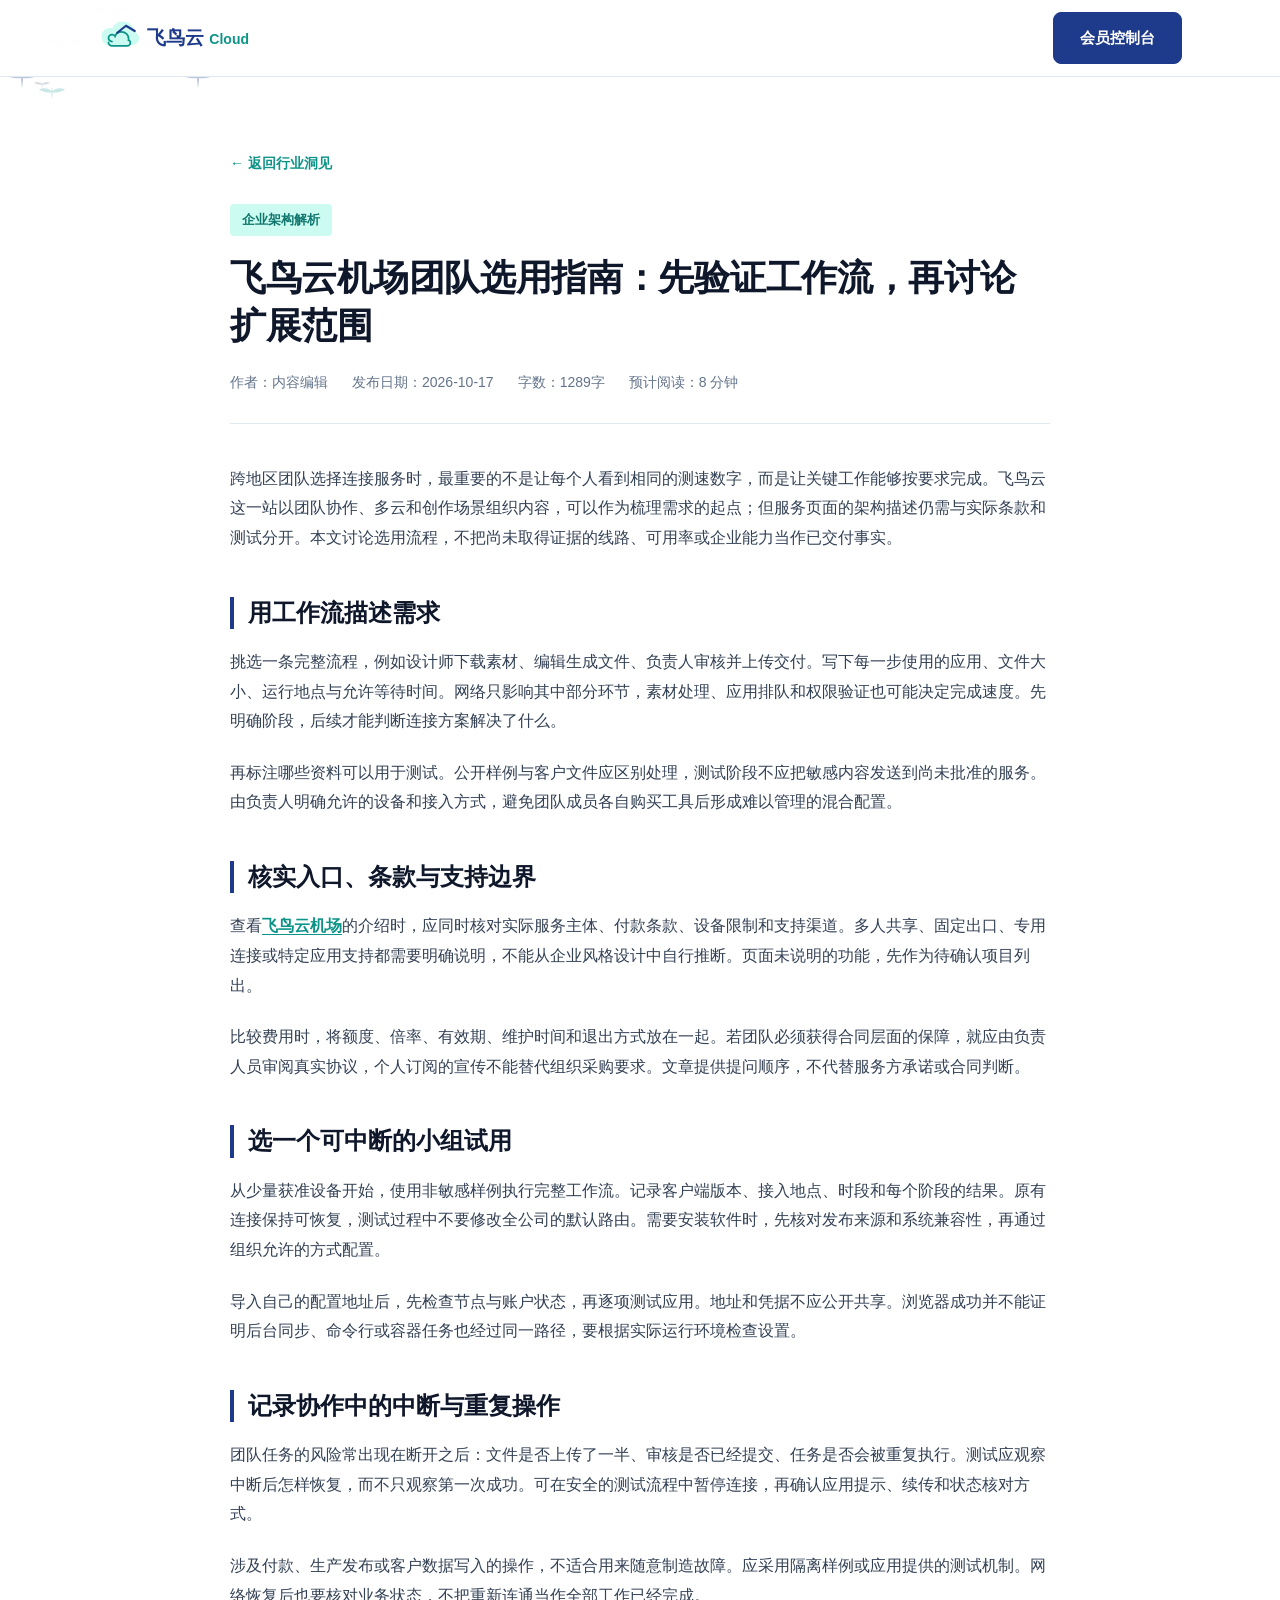
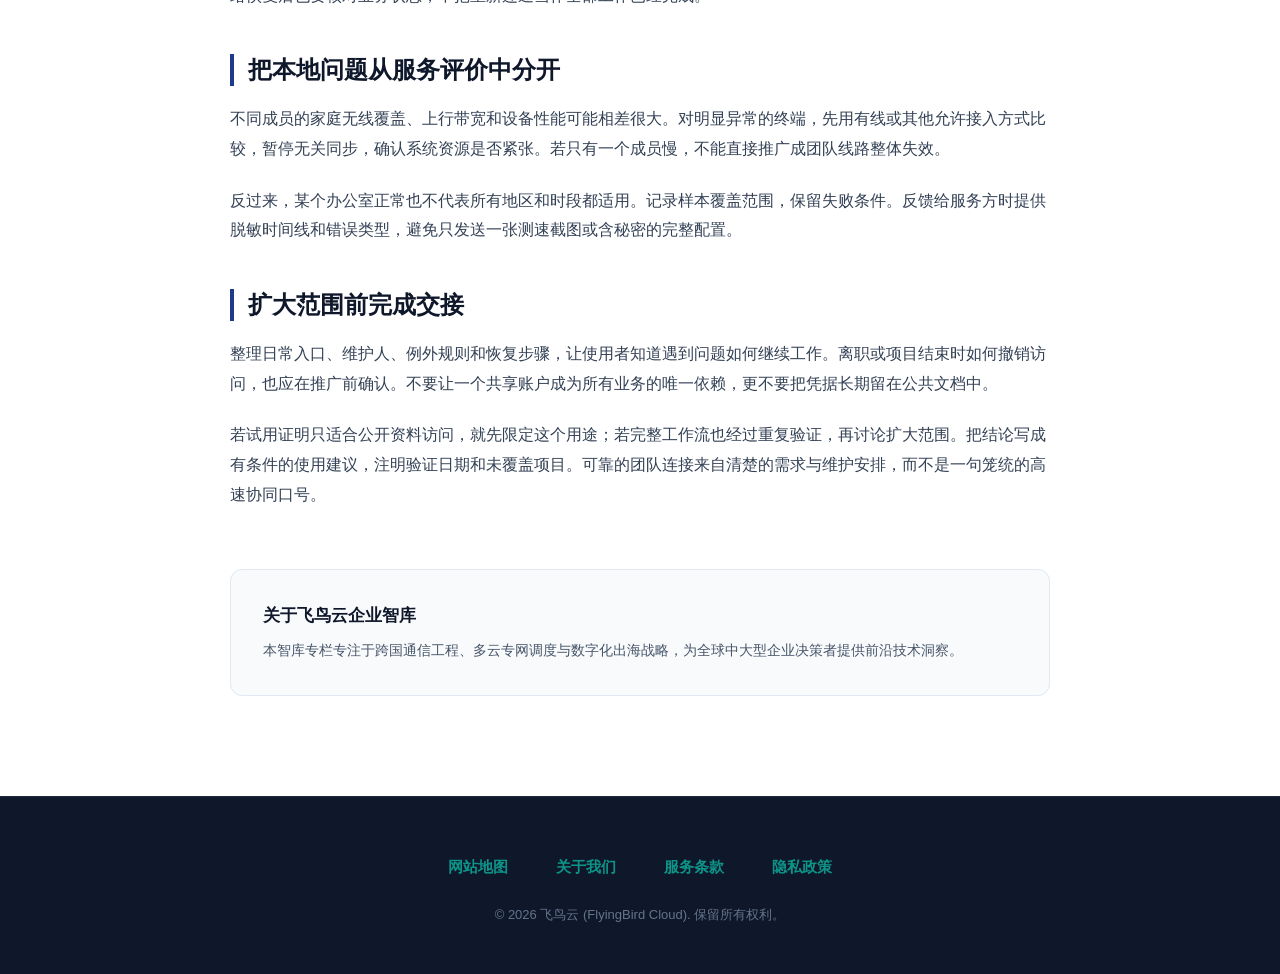
<file: flyingbird-cloud-enterprise-solution-review.html>
<!DOCTYPE html>
<html lang="zh-CN">
<head>
  <meta charset="UTF-8">
  <meta name="viewport" content="width=device-width, initial-scale=1.0">
  <title>飞鸟云机场团队选用指南：先验证工作流，再讨论扩展范围</title>
  <meta name="description" content="围绕跨地区协作核对飞鸟云服务信息、设备接入和任务恢复，建立小团队可以执行的验收记录。">
  <link rel="stylesheet" href="style.css">
<link rel="canonical" href="https://flyingbirdcloud.homes/flyingbird-cloud-enterprise-solution-review.html">
</head>
<body>

  <!-- 背景群鸟翱翔动图 (全站背景飞鸟生态) -->
  <div class="flock-sky-ambient" aria-hidden="true">
    <!-- 飞鸟群 V 字领航梯队 -->
    <div class="ambient-flock-cluster flock-cluster-v">
      <div class="flock-bird b-lead"><svg viewBox="0 0 48 32"><g class="f-bird"><path d="M24,10 C24.8,10 25.5,12 25,18 C24.6,22 24,26 24,26 C24,26 23.4,22 23,18 C22.5,12 23.2,10 24,10 Z"/><polygon points="24,6 25,10 23,10"/><path class="flock-wing-l" d="M24,13 C18,8 10,6 2,10 C8,14 16,16 24,15 Z"/><path class="flock-wing-r" d="M24,13 C30,8 38,6 46,10 C40,14 32,16 24,15 Z"/></g></svg></div>
      <div class="flock-bird b-left-1"><svg viewBox="0 0 48 32"><g class="f-bird"><path d="M24,10 C24.8,10 25.5,12 25,18 C24.6,22 24,26 24,26 C24,26 23.4,22 23,18 C22.5,12 23.2,10 24,10 Z"/><polygon points="24,6 25,10 23,10"/><path class="flock-wing-l" d="M24,13 C18,8 10,6 2,10 C8,14 16,16 24,15 Z"/><path class="flock-wing-r" d="M24,13 C30,8 38,6 46,10 C40,14 32,16 24,15 Z"/></g></svg></div>
      <div class="flock-bird b-right-1"><svg viewBox="0 0 48 32"><g class="f-bird"><path d="M24,10 C24.8,10 25.5,12 25,18 C24.6,22 24,26 24,26 C24,26 23.4,22 23,18 C22.5,12 23.2,10 24,10 Z"/><polygon points="24,6 25,10 23,10"/><path class="flock-wing-l" d="M24,13 C18,8 10,6 2,10 C8,14 16,16 24,15 Z"/><path class="flock-wing-r" d="M24,13 C30,8 38,6 46,10 C40,14 32,16 24,15 Z"/></g></svg></div>
      <div class="flock-bird b-left-2"><svg viewBox="0 0 48 32"><g class="f-bird"><path d="M24,10 C24.8,10 25.5,12 25,18 C24.6,22 24,26 24,26 C24,26 23.4,22 23,18 C22.5,12 23.2,10 24,10 Z"/><polygon points="24,6 25,10 23,10"/><path class="flock-wing-l" d="M24,13 C18,8 10,6 2,10 C8,14 16,16 24,15 Z"/><path class="flock-wing-r" d="M24,13 C30,8 38,6 46,10 C40,14 32,16 24,15 Z"/></g></svg></div>
      <div class="flock-bird b-right-2"><svg viewBox="0 0 48 32"><g class="f-bird"><path d="M24,10 C24.8,10 25.5,12 25,18 C24.6,22 24,26 24,26 C24,26 23.4,22 23,18 C22.5,12 23.2,10 24,10 Z"/><polygon points="24,6 25,10 23,10"/><path class="flock-wing-l" d="M24,13 C18,8 10,6 2,10 C8,14 16,16 24,15 Z"/><path class="flock-wing-r" d="M24,13 C30,8 38,6 46,10 C40,14 32,16 24,15 Z"/></g></svg></div>
    </div>

    <!-- 飞鸟群 中距巡航组 -->
    <div class="ambient-flock-cluster flock-cluster-mid">
      <div class="flock-bird b-mid-1"><svg viewBox="0 0 48 32"><g class="f-bird"><path d="M24,10 C24.8,10 25.5,12 25,18 C24.6,22 24,26 24,26 C24,26 23.4,22 23,18 C22.5,12 23.2,10 24,10 Z"/><polygon points="24,6 25,10 23,10"/><path class="flock-wing-l" d="M24,13 C18,8 10,6 2,10 C8,14 16,16 24,15 Z"/><path class="flock-wing-r" d="M24,13 C30,8 38,6 46,10 C40,14 32,16 24,15 Z"/></g></svg></div>
      <div class="flock-bird b-mid-2"><svg viewBox="0 0 48 32"><g class="f-bird"><path d="M24,10 C24.8,10 25.5,12 25,18 C24.6,22 24,26 24,26 C24,26 23.4,22 23,18 C22.5,12 23.2,10 24,10 Z"/><polygon points="24,6 25,10 23,10"/><path class="flock-wing-l" d="M24,13 C18,8 10,6 2,10 C8,14 16,16 24,15 Z"/><path class="flock-wing-r" d="M24,13 C30,8 38,6 46,10 C40,14 32,16 24,15 Z"/></g></svg></div>
      <div class="flock-bird b-mid-3"><svg viewBox="0 0 48 32"><g class="f-bird"><path d="M24,10 C24.8,10 25.5,12 25,18 C24.6,22 24,26 24,26 C24,26 23.4,22 23,18 C22.5,12 23.2,10 24,10 Z"/><polygon points="24,6 25,10 23,10"/><path class="flock-wing-l" d="M24,13 C18,8 10,6 2,10 C8,14 16,16 24,15 Z"/><path class="flock-wing-r" d="M24,13 C30,8 38,6 46,10 C40,14 32,16 24,15 Z"/></g></svg></div>
    </div>

    <!-- 飞鸟群 远空高飞组 -->
    <div class="ambient-flock-cluster flock-cluster-far">
      <div class="flock-bird b-far-1"><svg viewBox="0 0 48 32"><g class="f-bird"><path d="M24,10 C24.8,10 25.5,12 25,18 C24.6,22 24,26 24,26 C24,26 23.4,22 23,18 C22.5,12 23.2,10 24,10 Z"/><polygon points="24,6 25,10 23,10"/><path class="flock-wing-l" d="M24,13 C18,8 10,6 2,10 C8,14 16,16 24,15 Z"/><path class="flock-wing-r" d="M24,13 C30,8 38,6 46,10 C40,14 32,16 24,15 Z"/></g></svg></div>
      <div class="flock-bird b-far-2"><svg viewBox="0 0 48 32"><g class="f-bird"><path d="M24,10 C24.8,10 25.5,12 25,18 C24.6,22 24,26 24,26 C24,26 23.4,22 23,18 C22.5,12 23.2,10 24,10 Z"/><polygon points="24,6 25,10 23,10"/><path class="flock-wing-l" d="M24,13 C18,8 10,6 2,10 C8,14 16,16 24,15 Z"/><path class="flock-wing-r" d="M24,13 C30,8 38,6 46,10 C40,14 32,16 24,15 Z"/></g></svg></div>
      <div class="flock-bird b-far-3"><svg viewBox="0 0 48 32"><g class="f-bird"><path d="M24,10 C24.8,10 25.5,12 25,18 C24.6,22 24,26 24,26 C24,26 23.4,22 23,18 C22.5,12 23.2,10 24,10 Z"/><polygon points="24,6 25,10 23,10"/><path class="flock-wing-l" d="M24,13 C18,8 10,6 2,10 C8,14 16,16 24,15 Z"/><path class="flock-wing-r" d="M24,13 C30,8 38,6 46,10 C40,14 32,16 24,15 Z"/></g></svg></div>
    </div>
  </div>

  <!-- 头部商务导航 -->
  <header class="editorial-header">
    <div class="editorial-wrap editorial-nav-bar">
      <a href="index.html" class="editorial-logo" aria-label="返回首页">
        <svg viewBox="0 0 220 48" fill="none" xmlns="http://www.w3.org/2000/svg">
          <g>
            <path d="M12 32C8 32 4 28 4 22C4 16.5 8.5 12.5 14 12.5C14.8 12.5 15.6 12.6 16.4 12.9C18.2 8.2 23 5 28.5 5C35.5 5 41.2 10.2 41.8 17.2C44.8 18 47 20.7 47 24C47 28.4 43.4 32 39 32H12Z" fill="#CCFBF1"/>
            <path d="M16 28C13.8 28 12 26.2 12 24C12 21.8 13.8 20 16 20C17.5 20 18.8 20.8 19.5 22C20.5 19 23.5 17 27 17C31.4 17 35 20.6 35 25C35 25.5 34.9 26 34.8 26.5C36.1 26.8 37 28 37 29.5C37 31.4 35.4 33 33.5 33H16C13.8 33 12 31.2 12 29" stroke="#0D9488" stroke-width="2" stroke-linecap="round"/>
            <path d="M22 18L32 10L42 16" stroke="#1E3A8A" stroke-width="2.5" stroke-linecap="round" stroke-linejoin="round"/>
          </g>
          <text x="56" y="31" font-family="-apple-system, BlinkMacSystemFont, 'Segoe UI', Roboto, sans-serif" font-size="22" font-weight="800" fill="#1E3A8A">飞鸟云 <tspan fill="#0D9488" font-size="16" font-weight="700">Cloud</tspan></text>
        </svg>
      </a>
      <div class="editorial-nav-cta">
        <a href="https://ww012.twilightaff.com/#/?code=A56DH1Af" class="ed-btn ed-btn-primary" rel="nofollow" target="_blank">会员控制台</a>
      </div>
    </div>
  </header>

  <!-- 文章正文 -->
  <main class="editorial-article-wrap">
    <div class="editorial-wrap">
      <div class="editorial-article-container">
        <a href="perspectives.html" class="editorial-back-link">← 返回行业洞见</a>

        <header class="editorial-article-head">
          <span class="editorial-article-badge">企业架构解析</span>
          <h1 class="editorial-article-h1">飞鸟云机场团队选用指南：先验证工作流，再讨论扩展范围</h1>
          <div class="editorial-article-meta">
            <span>作者：内容编辑</span>
            <span>发布日期：2026-10-17</span>
            <span>字数：1289字</span>
            <span>预计阅读：8 分钟</span>
          </div>
        </header>

        <article class="editorial-article-content">
<p>跨地区团队选择连接服务时，最重要的不是让每个人看到相同的测速数字，而是让关键工作能够按要求完成。飞鸟云这一站以团队协作、多云和创作场景组织内容，可以作为梳理需求的起点；但服务页面的架构描述仍需与实际条款和测试分开。本文讨论选用流程，不把尚未取得证据的线路、可用率或企业能力当作已交付事实。</p>
<h2>用工作流描述需求</h2>
<p>挑选一条完整流程，例如设计师下载素材、编辑生成文件、负责人审核并上传交付。写下每一步使用的应用、文件大小、运行地点与允许等待时间。网络只影响其中部分环节，素材处理、应用排队和权限验证也可能决定完成速度。先明确阶段，后续才能判断连接方案解决了什么。</p>
<p>再标注哪些资料可以用于测试。公开样例与客户文件应区别处理，测试阶段不应把敏感内容发送到尚未批准的服务。由负责人明确允许的设备和接入方式，避免团队成员各自购买工具后形成难以管理的混合配置。</p>
<h2>核实入口、条款与支持边界</h2>
<p>查看<a href="https://flyingbirdcloud.homes/">飞鸟云机场</a>的介绍时，应同时核对实际服务主体、付款条款、设备限制和支持渠道。多人共享、固定出口、专用连接或特定应用支持都需要明确说明，不能从企业风格设计中自行推断。页面未说明的功能，先作为待确认项目列出。</p>
<p>比较费用时，将额度、倍率、有效期、维护时间和退出方式放在一起。若团队必须获得合同层面的保障，就应由负责人员审阅真实协议，个人订阅的宣传不能替代组织采购要求。文章提供提问顺序，不代替服务方承诺或合同判断。</p>
<h2>选一个可中断的小组试用</h2>
<p>从少量获准设备开始，使用非敏感样例执行完整工作流。记录客户端版本、接入地点、时段和每个阶段的结果。原有连接保持可恢复，测试过程中不要修改全公司的默认路由。需要安装软件时，先核对发布来源和系统兼容性，再通过组织允许的方式配置。</p>
<p>导入自己的配置地址后，先检查节点与账户状态，再逐项测试应用。地址和凭据不应公开共享。浏览器成功并不能证明后台同步、命令行或容器任务也经过同一路径，要根据实际运行环境检查设置。</p>
<h2>记录协作中的中断与重复操作</h2>
<p>团队任务的风险常出现在断开之后：文件是否上传了一半、审核是否已经提交、任务是否会被重复执行。测试应观察中断后怎样恢复，而不只观察第一次成功。可在安全的测试流程中暂停连接，再确认应用提示、续传和状态核对方式。</p>
<p>涉及付款、生产发布或客户数据写入的操作，不适合用来随意制造故障。应采用隔离样例或应用提供的测试机制。网络恢复后也要核对业务状态，不把重新连通当作全部工作已经完成。</p>
<h2>把本地问题从服务评价中分开</h2>
<p>不同成员的家庭无线覆盖、上行带宽和设备性能可能相差很大。对明显异常的终端，先用有线或其他允许接入方式比较，暂停无关同步，确认系统资源是否紧张。若只有一个成员慢，不能直接推广成团队线路整体失效。</p>
<p>反过来，某个办公室正常也不代表所有地区和时段都适用。记录样本覆盖范围，保留失败条件。反馈给服务方时提供脱敏时间线和错误类型，避免只发送一张测速截图或含秘密的完整配置。</p>
<h2>扩大范围前完成交接</h2>
<p>整理日常入口、维护人、例外规则和恢复步骤，让使用者知道遇到问题如何继续工作。离职或项目结束时如何撤销访问，也应在推广前确认。不要让一个共享账户成为所有业务的唯一依赖，更不要把凭据长期留在公共文档中。</p>
<p>若试用证明只适合公开资料访问，就先限定这个用途；若完整工作流也经过重复验证，再讨论扩大范围。把结论写成有条件的使用建议，注明验证日期和未覆盖项目。可靠的团队连接来自清楚的需求与维护安排，而不是一句笼统的高速协同口号。</p>
</article>

        <div class="editorial-author-box">
          <h4>关于飞鸟云企业智库</h4>
          <p>本智库专栏专注于跨国通信工程、多云专网调度与数字化出海战略，为全球中大型企业决策者提供前沿技术洞察。</p>
        </div>
      </div>
    </div>
  </main>

  <!-- 页脚 -->
  <footer class="editorial-footer">
    <div class="editorial-wrap">
      <nav aria-label="页脚导航">
        <ul class="ed-footer-nav">
          <li><a href="sitemap.html">网站地图</a></li>
          <li><a href="about.html">关于我们</a></li>
          <li><a href="terms.html">服务条款</a></li>
          <li><a href="privacy.html">隐私政策</a></li>
        </ul>
      </nav>
      <p class="ed-footer-copy">© 2026 飞鸟云 (FlyingBird Cloud). 保留所有权利。</p>
    </div>
  </footer>

</body>
</html>
</file>
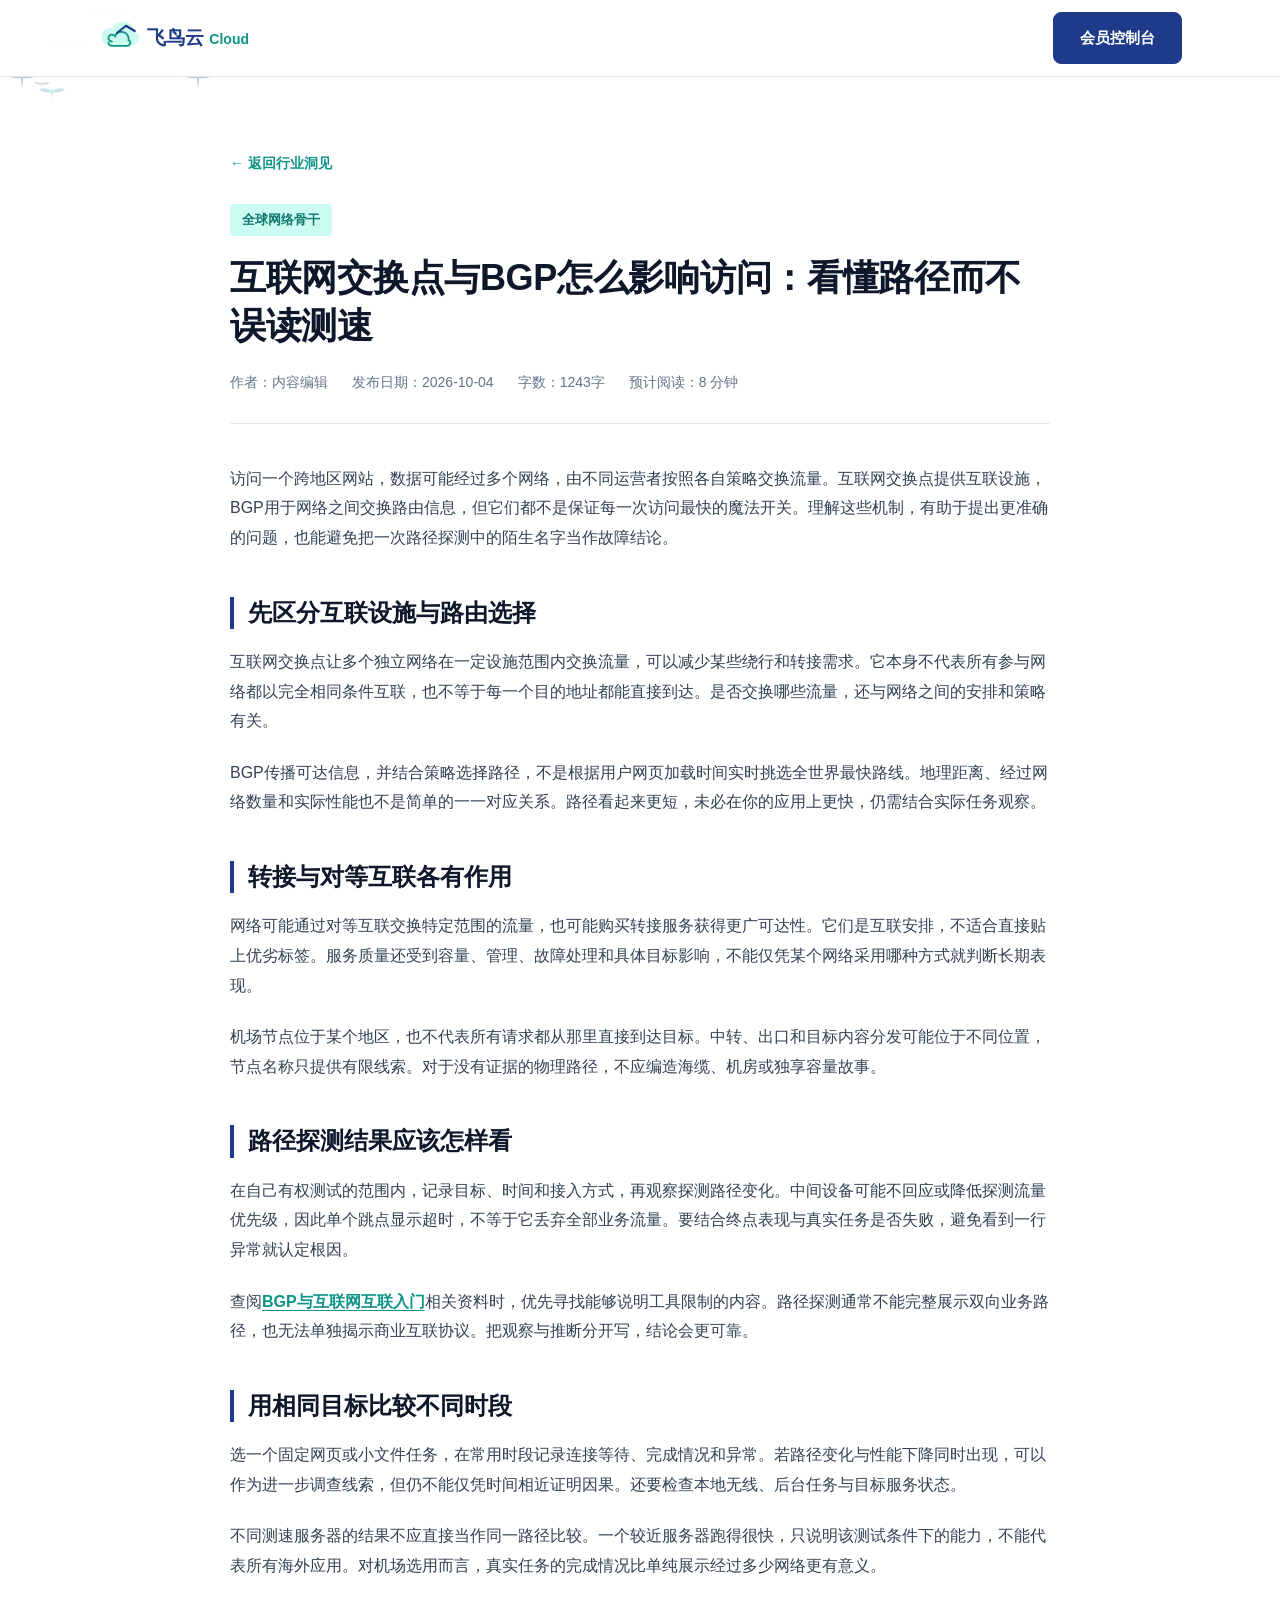
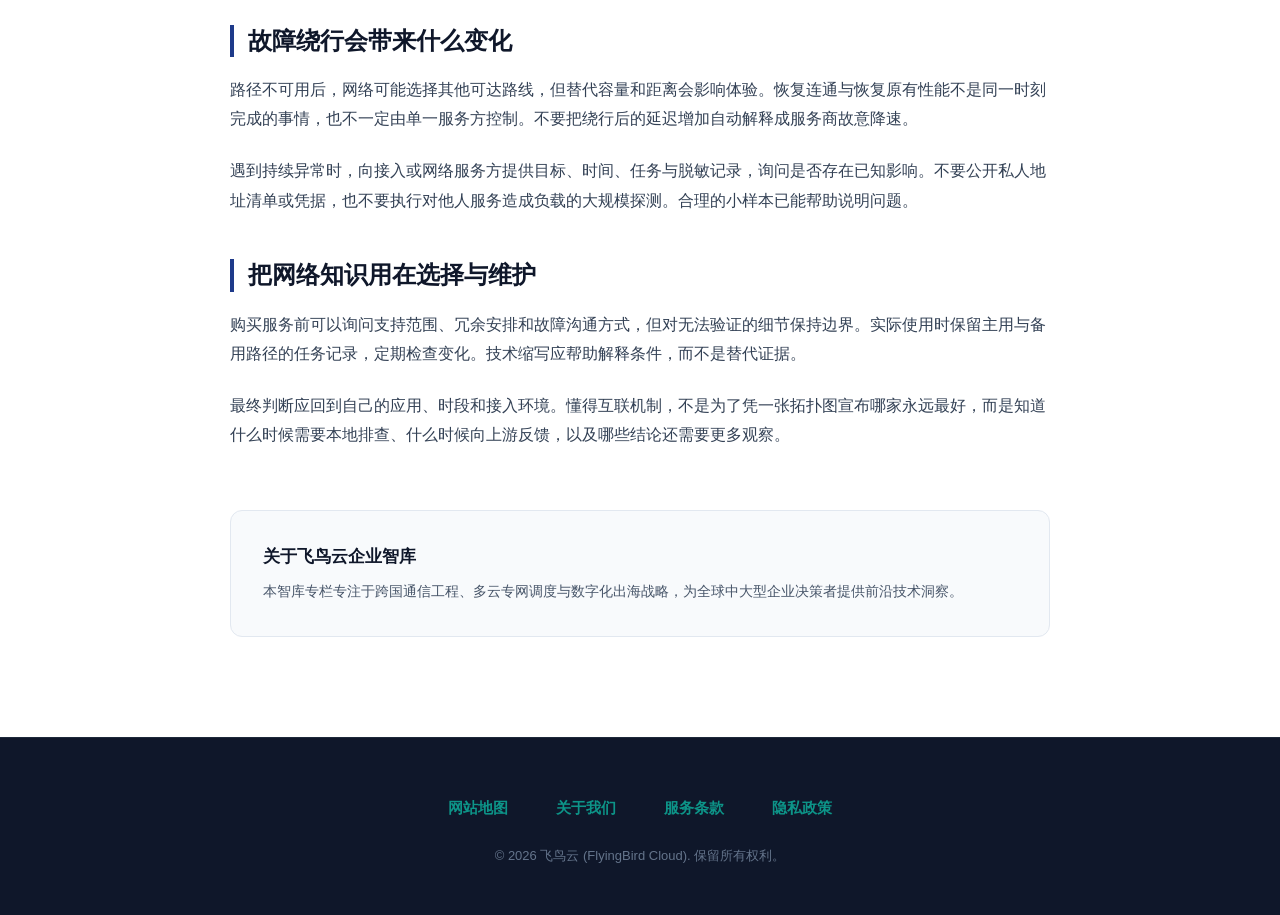
<file: global-peering-bgp-routing-mechanisms.html>
<!DOCTYPE html>
<html lang="zh-CN">
<head>
  <meta charset="UTF-8">
  <meta name="viewport" content="width=device-width, initial-scale=1.0">
  <title>互联网交换点与BGP怎么影响访问：看懂路径而不误读测速｜飞鸟云</title>
  <meta name="description" content="解释互联、转接与路由选择的区别，用目标任务和路径记录理解跨地区访问变化，避免从单个节点推断全网质量。">
  <link rel="stylesheet" href="style.css">
<link rel="canonical" href="https://flyingbirdcloud.homes/global-peering-bgp-routing-mechanisms.html">
</head>
<body>

  <!-- 背景群鸟翱翔动图 (全站背景飞鸟生态) -->
  <div class="flock-sky-ambient" aria-hidden="true">
    <!-- 飞鸟群 V 字领航梯队 -->
    <div class="ambient-flock-cluster flock-cluster-v">
      <div class="flock-bird b-lead"><svg viewBox="0 0 48 32"><g class="f-bird"><path d="M24,10 C24.8,10 25.5,12 25,18 C24.6,22 24,26 24,26 C24,26 23.4,22 23,18 C22.5,12 23.2,10 24,10 Z"/><polygon points="24,6 25,10 23,10"/><path class="flock-wing-l" d="M24,13 C18,8 10,6 2,10 C8,14 16,16 24,15 Z"/><path class="flock-wing-r" d="M24,13 C30,8 38,6 46,10 C40,14 32,16 24,15 Z"/></g></svg></div>
      <div class="flock-bird b-left-1"><svg viewBox="0 0 48 32"><g class="f-bird"><path d="M24,10 C24.8,10 25.5,12 25,18 C24.6,22 24,26 24,26 C24,26 23.4,22 23,18 C22.5,12 23.2,10 24,10 Z"/><polygon points="24,6 25,10 23,10"/><path class="flock-wing-l" d="M24,13 C18,8 10,6 2,10 C8,14 16,16 24,15 Z"/><path class="flock-wing-r" d="M24,13 C30,8 38,6 46,10 C40,14 32,16 24,15 Z"/></g></svg></div>
      <div class="flock-bird b-right-1"><svg viewBox="0 0 48 32"><g class="f-bird"><path d="M24,10 C24.8,10 25.5,12 25,18 C24.6,22 24,26 24,26 C24,26 23.4,22 23,18 C22.5,12 23.2,10 24,10 Z"/><polygon points="24,6 25,10 23,10"/><path class="flock-wing-l" d="M24,13 C18,8 10,6 2,10 C8,14 16,16 24,15 Z"/><path class="flock-wing-r" d="M24,13 C30,8 38,6 46,10 C40,14 32,16 24,15 Z"/></g></svg></div>
      <div class="flock-bird b-left-2"><svg viewBox="0 0 48 32"><g class="f-bird"><path d="M24,10 C24.8,10 25.5,12 25,18 C24.6,22 24,26 24,26 C24,26 23.4,22 23,18 C22.5,12 23.2,10 24,10 Z"/><polygon points="24,6 25,10 23,10"/><path class="flock-wing-l" d="M24,13 C18,8 10,6 2,10 C8,14 16,16 24,15 Z"/><path class="flock-wing-r" d="M24,13 C30,8 38,6 46,10 C40,14 32,16 24,15 Z"/></g></svg></div>
      <div class="flock-bird b-right-2"><svg viewBox="0 0 48 32"><g class="f-bird"><path d="M24,10 C24.8,10 25.5,12 25,18 C24.6,22 24,26 24,26 C24,26 23.4,22 23,18 C22.5,12 23.2,10 24,10 Z"/><polygon points="24,6 25,10 23,10"/><path class="flock-wing-l" d="M24,13 C18,8 10,6 2,10 C8,14 16,16 24,15 Z"/><path class="flock-wing-r" d="M24,13 C30,8 38,6 46,10 C40,14 32,16 24,15 Z"/></g></svg></div>
    </div>

    <!-- 飞鸟群 中距巡航组 -->
    <div class="ambient-flock-cluster flock-cluster-mid">
      <div class="flock-bird b-mid-1"><svg viewBox="0 0 48 32"><g class="f-bird"><path d="M24,10 C24.8,10 25.5,12 25,18 C24.6,22 24,26 24,26 C24,26 23.4,22 23,18 C22.5,12 23.2,10 24,10 Z"/><polygon points="24,6 25,10 23,10"/><path class="flock-wing-l" d="M24,13 C18,8 10,6 2,10 C8,14 16,16 24,15 Z"/><path class="flock-wing-r" d="M24,13 C30,8 38,6 46,10 C40,14 32,16 24,15 Z"/></g></svg></div>
      <div class="flock-bird b-mid-2"><svg viewBox="0 0 48 32"><g class="f-bird"><path d="M24,10 C24.8,10 25.5,12 25,18 C24.6,22 24,26 24,26 C24,26 23.4,22 23,18 C22.5,12 23.2,10 24,10 Z"/><polygon points="24,6 25,10 23,10"/><path class="flock-wing-l" d="M24,13 C18,8 10,6 2,10 C8,14 16,16 24,15 Z"/><path class="flock-wing-r" d="M24,13 C30,8 38,6 46,10 C40,14 32,16 24,15 Z"/></g></svg></div>
      <div class="flock-bird b-mid-3"><svg viewBox="0 0 48 32"><g class="f-bird"><path d="M24,10 C24.8,10 25.5,12 25,18 C24.6,22 24,26 24,26 C24,26 23.4,22 23,18 C22.5,12 23.2,10 24,10 Z"/><polygon points="24,6 25,10 23,10"/><path class="flock-wing-l" d="M24,13 C18,8 10,6 2,10 C8,14 16,16 24,15 Z"/><path class="flock-wing-r" d="M24,13 C30,8 38,6 46,10 C40,14 32,16 24,15 Z"/></g></svg></div>
    </div>

    <!-- 飞鸟群 远空高飞组 -->
    <div class="ambient-flock-cluster flock-cluster-far">
      <div class="flock-bird b-far-1"><svg viewBox="0 0 48 32"><g class="f-bird"><path d="M24,10 C24.8,10 25.5,12 25,18 C24.6,22 24,26 24,26 C24,26 23.4,22 23,18 C22.5,12 23.2,10 24,10 Z"/><polygon points="24,6 25,10 23,10"/><path class="flock-wing-l" d="M24,13 C18,8 10,6 2,10 C8,14 16,16 24,15 Z"/><path class="flock-wing-r" d="M24,13 C30,8 38,6 46,10 C40,14 32,16 24,15 Z"/></g></svg></div>
      <div class="flock-bird b-far-2"><svg viewBox="0 0 48 32"><g class="f-bird"><path d="M24,10 C24.8,10 25.5,12 25,18 C24.6,22 24,26 24,26 C24,26 23.4,22 23,18 C22.5,12 23.2,10 24,10 Z"/><polygon points="24,6 25,10 23,10"/><path class="flock-wing-l" d="M24,13 C18,8 10,6 2,10 C8,14 16,16 24,15 Z"/><path class="flock-wing-r" d="M24,13 C30,8 38,6 46,10 C40,14 32,16 24,15 Z"/></g></svg></div>
      <div class="flock-bird b-far-3"><svg viewBox="0 0 48 32"><g class="f-bird"><path d="M24,10 C24.8,10 25.5,12 25,18 C24.6,22 24,26 24,26 C24,26 23.4,22 23,18 C22.5,12 23.2,10 24,10 Z"/><polygon points="24,6 25,10 23,10"/><path class="flock-wing-l" d="M24,13 C18,8 10,6 2,10 C8,14 16,16 24,15 Z"/><path class="flock-wing-r" d="M24,13 C30,8 38,6 46,10 C40,14 32,16 24,15 Z"/></g></svg></div>
    </div>
  </div>

  <!-- 头部商务导航 -->
  <header class="editorial-header">
    <div class="editorial-wrap editorial-nav-bar">
      <a href="index.html" class="editorial-logo" aria-label="返回首页">
        <svg viewBox="0 0 220 48" fill="none" xmlns="http://www.w3.org/2000/svg">
          <g>
            <path d="M12 32C8 32 4 28 4 22C4 16.5 8.5 12.5 14 12.5C14.8 12.5 15.6 12.6 16.4 12.9C18.2 8.2 23 5 28.5 5C35.5 5 41.2 10.2 41.8 17.2C44.8 18 47 20.7 47 24C47 28.4 43.4 32 39 32H12Z" fill="#CCFBF1"/>
            <path d="M16 28C13.8 28 12 26.2 12 24C12 21.8 13.8 20 16 20C17.5 20 18.8 20.8 19.5 22C20.5 19 23.5 17 27 17C31.4 17 35 20.6 35 25C35 25.5 34.9 26 34.8 26.5C36.1 26.8 37 28 37 29.5C37 31.4 35.4 33 33.5 33H16C13.8 33 12 31.2 12 29" stroke="#0D9488" stroke-width="2" stroke-linecap="round"/>
            <path d="M22 18L32 10L42 16" stroke="#1E3A8A" stroke-width="2.5" stroke-linecap="round" stroke-linejoin="round"/>
          </g>
          <text x="56" y="31" font-family="-apple-system, BlinkMacSystemFont, 'Segoe UI', Roboto, sans-serif" font-size="22" font-weight="800" fill="#1E3A8A">飞鸟云 <tspan fill="#0D9488" font-size="16" font-weight="700">Cloud</tspan></text>
        </svg>
      </a>
      <div class="editorial-nav-cta">
        <a href="https://ww012.twilightaff.com/#/?code=A56DH1Af" class="ed-btn ed-btn-primary" rel="nofollow" target="_blank">会员控制台</a>
      </div>
    </div>
  </header>

  <!-- 文章正文 -->
  <main class="editorial-article-wrap">
    <div class="editorial-wrap">
      <div class="editorial-article-container">
        <a href="perspectives.html" class="editorial-back-link">← 返回行业洞见</a>

        <header class="editorial-article-head">
          <span class="editorial-article-badge">全球网络骨干</span>
          <h1 class="editorial-article-h1">互联网交换点与BGP怎么影响访问：看懂路径而不误读测速</h1>
          <div class="editorial-article-meta">
            <span>作者：内容编辑</span>
            <span>发布日期：2026-10-04</span>
            <span>字数：1243字</span>
            <span>预计阅读：8 分钟</span>
          </div>
        </header>

        <article class="editorial-article-content">
<p>访问一个跨地区网站，数据可能经过多个网络，由不同运营者按照各自策略交换流量。互联网交换点提供互联设施，BGP用于网络之间交换路由信息，但它们都不是保证每一次访问最快的魔法开关。理解这些机制，有助于提出更准确的问题，也能避免把一次路径探测中的陌生名字当作故障结论。</p>
<h2>先区分互联设施与路由选择</h2>
<p>互联网交换点让多个独立网络在一定设施范围内交换流量，可以减少某些绕行和转接需求。它本身不代表所有参与网络都以完全相同条件互联，也不等于每一个目的地址都能直接到达。是否交换哪些流量，还与网络之间的安排和策略有关。</p>
<p>BGP传播可达信息，并结合策略选择路径，不是根据用户网页加载时间实时挑选全世界最快路线。地理距离、经过网络数量和实际性能也不是简单的一一对应关系。路径看起来更短，未必在你的应用上更快，仍需结合实际任务观察。</p>
<h2>转接与对等互联各有作用</h2>
<p>网络可能通过对等互联交换特定范围的流量，也可能购买转接服务获得更广可达性。它们是互联安排，不适合直接贴上优劣标签。服务质量还受到容量、管理、故障处理和具体目标影响，不能仅凭某个网络采用哪种方式就判断长期表现。</p>
<p>机场节点位于某个地区，也不代表所有请求都从那里直接到达目标。中转、出口和目标内容分发可能位于不同位置，节点名称只提供有限线索。对于没有证据的物理路径，不应编造海缆、机房或独享容量故事。</p>
<h2>路径探测结果应该怎样看</h2>
<p>在自己有权测试的范围内，记录目标、时间和接入方式，再观察探测路径变化。中间设备可能不回应或降低探测流量优先级，因此单个跳点显示超时，不等于它丢弃全部业务流量。要结合终点表现与真实任务是否失败，避免看到一行异常就认定根因。</p>
<p>查阅<a href="https://jichangtuijan.top/">BGP与互联网互联入门</a>相关资料时，优先寻找能够说明工具限制的内容。路径探测通常不能完整展示双向业务路径，也无法单独揭示商业互联协议。把观察与推断分开写，结论会更可靠。</p>
<h2>用相同目标比较不同时段</h2>
<p>选一个固定网页或小文件任务，在常用时段记录连接等待、完成情况和异常。若路径变化与性能下降同时出现，可以作为进一步调查线索，但仍不能仅凭时间相近证明因果。还要检查本地无线、后台任务与目标服务状态。</p>
<p>不同测速服务器的结果不应直接当作同一路径比较。一个较近服务器跑得很快，只说明该测试条件下的能力，不能代表所有海外应用。对机场选用而言，真实任务的完成情况比单纯展示经过多少网络更有意义。</p>
<h2>故障绕行会带来什么变化</h2>
<p>路径不可用后，网络可能选择其他可达路线，但替代容量和距离会影响体验。恢复连通与恢复原有性能不是同一时刻完成的事情，也不一定由单一服务方控制。不要把绕行后的延迟增加自动解释成服务商故意降速。</p>
<p>遇到持续异常时，向接入或网络服务方提供目标、时间、任务与脱敏记录，询问是否存在已知影响。不要公开私人地址清单或凭据，也不要执行对他人服务造成负载的大规模探测。合理的小样本已能帮助说明问题。</p>
<h2>把网络知识用在选择与维护</h2>
<p>购买服务前可以询问支持范围、冗余安排和故障沟通方式，但对无法验证的细节保持边界。实际使用时保留主用与备用路径的任务记录，定期检查变化。技术缩写应帮助解释条件，而不是替代证据。</p>
<p>最终判断应回到自己的应用、时段和接入环境。懂得互联机制，不是为了凭一张拓扑图宣布哪家永远最好，而是知道什么时候需要本地排查、什么时候向上游反馈，以及哪些结论还需要更多观察。</p>
</article>

        <div class="editorial-author-box">
          <h4>关于飞鸟云企业智库</h4>
          <p>本智库专栏专注于跨国通信工程、多云专网调度与数字化出海战略，为全球中大型企业决策者提供前沿技术洞察。</p>
        </div>
      </div>
    </div>
  </main>

  <!-- 页脚 -->
  <footer class="editorial-footer">
    <div class="editorial-wrap">
      <nav aria-label="页脚导航">
        <ul class="ed-footer-nav">
          <li><a href="sitemap.html">网站地图</a></li>
          <li><a href="about.html">关于我们</a></li>
          <li><a href="terms.html">服务条款</a></li>
          <li><a href="privacy.html">隐私政策</a></li>
        </ul>
      </nav>
      <p class="ed-footer-copy">© 2026 飞鸟云 (FlyingBird Cloud). 保留所有权利。</p>
    </div>
  </footer>

</body>
</html>
</file>
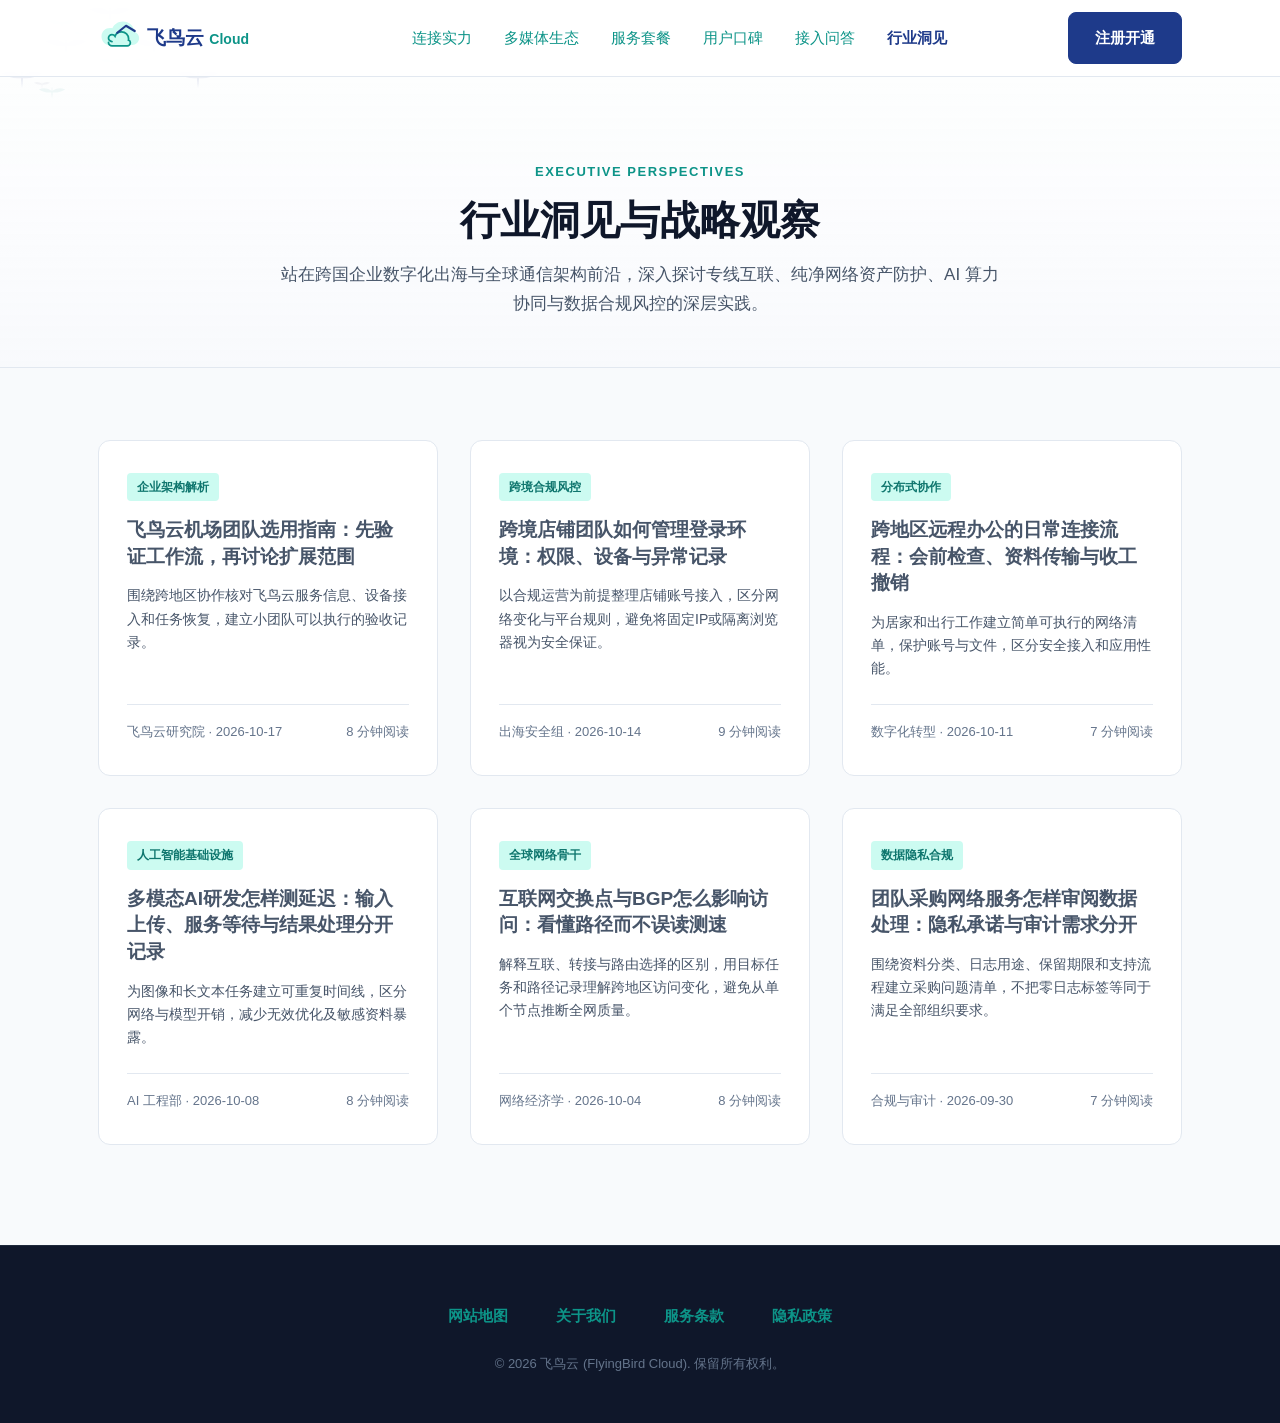
<file: perspectives.html>
<!DOCTYPE html>
<html lang="zh-CN">
<head>
  <meta charset="UTF-8">
  <meta name="viewport" content="width=device-width, initial-scale=1.0">
  <title>行业洞见 - 飞鸟云 全球跨国专网与企业数字化前沿观察</title>
  <meta name="description" content="飞鸟云行业洞见智库，定期发布跨国网络架构演进、跨境电商防关联专网、AI研发基础设施及零信任数据安全深度实践。">
  <link rel="stylesheet" href="style.css">
<link rel="canonical" href="https://flyingbirdcloud.homes/perspectives.html">
</head>
<body>

  <!-- 背景群鸟翱翔动图 (全站背景飞鸟生态) -->
  <div class="flock-sky-ambient" aria-hidden="true">
    <!-- 飞鸟群 V 字领航梯队 -->
    <div class="ambient-flock-cluster flock-cluster-v">
      <div class="flock-bird b-lead"><svg viewBox="0 0 48 32"><g class="f-bird"><path d="M24,10 C24.8,10 25.5,12 25,18 C24.6,22 24,26 24,26 C24,26 23.4,22 23,18 C22.5,12 23.2,10 24,10 Z"/><polygon points="24,6 25,10 23,10"/><path class="flock-wing-l" d="M24,13 C18,8 10,6 2,10 C8,14 16,16 24,15 Z"/><path class="flock-wing-r" d="M24,13 C30,8 38,6 46,10 C40,14 32,16 24,15 Z"/></g></svg></div>
      <div class="flock-bird b-left-1"><svg viewBox="0 0 48 32"><g class="f-bird"><path d="M24,10 C24.8,10 25.5,12 25,18 C24.6,22 24,26 24,26 C24,26 23.4,22 23,18 C22.5,12 23.2,10 24,10 Z"/><polygon points="24,6 25,10 23,10"/><path class="flock-wing-l" d="M24,13 C18,8 10,6 2,10 C8,14 16,16 24,15 Z"/><path class="flock-wing-r" d="M24,13 C30,8 38,6 46,10 C40,14 32,16 24,15 Z"/></g></svg></div>
      <div class="flock-bird b-right-1"><svg viewBox="0 0 48 32"><g class="f-bird"><path d="M24,10 C24.8,10 25.5,12 25,18 C24.6,22 24,26 24,26 C24,26 23.4,22 23,18 C22.5,12 23.2,10 24,10 Z"/><polygon points="24,6 25,10 23,10"/><path class="flock-wing-l" d="M24,13 C18,8 10,6 2,10 C8,14 16,16 24,15 Z"/><path class="flock-wing-r" d="M24,13 C30,8 38,6 46,10 C40,14 32,16 24,15 Z"/></g></svg></div>
      <div class="flock-bird b-left-2"><svg viewBox="0 0 48 32"><g class="f-bird"><path d="M24,10 C24.8,10 25.5,12 25,18 C24.6,22 24,26 24,26 C24,26 23.4,22 23,18 C22.5,12 23.2,10 24,10 Z"/><polygon points="24,6 25,10 23,10"/><path class="flock-wing-l" d="M24,13 C18,8 10,6 2,10 C8,14 16,16 24,15 Z"/><path class="flock-wing-r" d="M24,13 C30,8 38,6 46,10 C40,14 32,16 24,15 Z"/></g></svg></div>
      <div class="flock-bird b-right-2"><svg viewBox="0 0 48 32"><g class="f-bird"><path d="M24,10 C24.8,10 25.5,12 25,18 C24.6,22 24,26 24,26 C24,26 23.4,22 23,18 C22.5,12 23.2,10 24,10 Z"/><polygon points="24,6 25,10 23,10"/><path class="flock-wing-l" d="M24,13 C18,8 10,6 2,10 C8,14 16,16 24,15 Z"/><path class="flock-wing-r" d="M24,13 C30,8 38,6 46,10 C40,14 32,16 24,15 Z"/></g></svg></div>
    </div>

    <!-- 飞鸟群 中距巡航组 -->
    <div class="ambient-flock-cluster flock-cluster-mid">
      <div class="flock-bird b-mid-1"><svg viewBox="0 0 48 32"><g class="f-bird"><path d="M24,10 C24.8,10 25.5,12 25,18 C24.6,22 24,26 24,26 C24,26 23.4,22 23,18 C22.5,12 23.2,10 24,10 Z"/><polygon points="24,6 25,10 23,10"/><path class="flock-wing-l" d="M24,13 C18,8 10,6 2,10 C8,14 16,16 24,15 Z"/><path class="flock-wing-r" d="M24,13 C30,8 38,6 46,10 C40,14 32,16 24,15 Z"/></g></svg></div>
      <div class="flock-bird b-mid-2"><svg viewBox="0 0 48 32"><g class="f-bird"><path d="M24,10 C24.8,10 25.5,12 25,18 C24.6,22 24,26 24,26 C24,26 23.4,22 23,18 C22.5,12 23.2,10 24,10 Z"/><polygon points="24,6 25,10 23,10"/><path class="flock-wing-l" d="M24,13 C18,8 10,6 2,10 C8,14 16,16 24,15 Z"/><path class="flock-wing-r" d="M24,13 C30,8 38,6 46,10 C40,14 32,16 24,15 Z"/></g></svg></div>
      <div class="flock-bird b-mid-3"><svg viewBox="0 0 48 32"><g class="f-bird"><path d="M24,10 C24.8,10 25.5,12 25,18 C24.6,22 24,26 24,26 C24,26 23.4,22 23,18 C22.5,12 23.2,10 24,10 Z"/><polygon points="24,6 25,10 23,10"/><path class="flock-wing-l" d="M24,13 C18,8 10,6 2,10 C8,14 16,16 24,15 Z"/><path class="flock-wing-r" d="M24,13 C30,8 38,6 46,10 C40,14 32,16 24,15 Z"/></g></svg></div>
    </div>

    <!-- 飞鸟群 远空高飞组 -->
    <div class="ambient-flock-cluster flock-cluster-far">
      <div class="flock-bird b-far-1"><svg viewBox="0 0 48 32"><g class="f-bird"><path d="M24,10 C24.8,10 25.5,12 25,18 C24.6,22 24,26 24,26 C24,26 23.4,22 23,18 C22.5,12 23.2,10 24,10 Z"/><polygon points="24,6 25,10 23,10"/><path class="flock-wing-l" d="M24,13 C18,8 10,6 2,10 C8,14 16,16 24,15 Z"/><path class="flock-wing-r" d="M24,13 C30,8 38,6 46,10 C40,14 32,16 24,15 Z"/></g></svg></div>
      <div class="flock-bird b-far-2"><svg viewBox="0 0 48 32"><g class="f-bird"><path d="M24,10 C24.8,10 25.5,12 25,18 C24.6,22 24,26 24,26 C24,26 23.4,22 23,18 C22.5,12 23.2,10 24,10 Z"/><polygon points="24,6 25,10 23,10"/><path class="flock-wing-l" d="M24,13 C18,8 10,6 2,10 C8,14 16,16 24,15 Z"/><path class="flock-wing-r" d="M24,13 C30,8 38,6 46,10 C40,14 32,16 24,15 Z"/></g></svg></div>
      <div class="flock-bird b-far-3"><svg viewBox="0 0 48 32"><g class="f-bird"><path d="M24,10 C24.8,10 25.5,12 25,18 C24.6,22 24,26 24,26 C24,26 23.4,22 23,18 C22.5,12 23.2,10 24,10 Z"/><polygon points="24,6 25,10 23,10"/><path class="flock-wing-l" d="M24,13 C18,8 10,6 2,10 C8,14 16,16 24,15 Z"/><path class="flock-wing-r" d="M24,13 C30,8 38,6 46,10 C40,14 32,16 24,15 Z"/></g></svg></div>
    </div>
  </div>

  <!-- 头部商务导航 -->
  <header class="editorial-header">
    <div class="editorial-wrap editorial-nav-bar">
      <a href="index.html" class="editorial-logo" aria-label="飞鸟云专线服务首页">
        <svg viewBox="0 0 220 48" fill="none" xmlns="http://www.w3.org/2000/svg">
          <g>
            <path d="M12 32C8 32 4 28 4 22C4 16.5 8.5 12.5 14 12.5C14.8 12.5 15.6 12.6 16.4 12.9C18.2 8.2 23 5 28.5 5C35.5 5 41.2 10.2 41.8 17.2C44.8 18 47 20.7 47 24C47 28.4 43.4 32 39 32H12Z" fill="#CCFBF1"/>
            <path d="M16 28C13.8 28 12 26.2 12 24C12 21.8 13.8 20 16 20C17.5 20 18.8 20.8 19.5 22C20.5 19 23.5 17 27 17C31.4 17 35 20.6 35 25C35 25.5 34.9 26 34.8 26.5C36.1 26.8 37 28 37 29.5C37 31.4 35.4 33 33.5 33H16C13.8 33 12 31.2 12 29" stroke="#0D9488" stroke-width="2" stroke-linecap="round"/>
            <path d="M22 18L32 10L42 16" stroke="#1E3A8A" stroke-width="2.5" stroke-linecap="round" stroke-linejoin="round"/>
          </g>
          <text x="56" y="31" font-family="-apple-system, BlinkMacSystemFont, 'Segoe UI', Roboto, sans-serif" font-size="22" font-weight="800" fill="#1E3A8A">飞鸟云 <tspan fill="#0D9488" font-size="16" font-weight="700">Cloud</tspan></text>
        </svg>
      </a>

      <!-- 移动端汉堡切换按钮 -->
      <button class="editorial-nav-toggle" id="editorialMenuBtn" aria-label="切换导航菜单" aria-expanded="false">
        <span></span>
        <span></span>
        <span></span>
      </button>

      <nav class="editorial-nav-container" id="editorialNavMenu">
        <ul class="editorial-menu">
          <li><a href="index.html#advantages">连接实力</a></li>
          <li><a href="index.html#matrix">多媒体生态</a></li>
          <li><a href="index.html#plans">服务套餐</a></li>
          <li><a href="index.html#testimonials">用户口碑</a></li>
          <li><a href="index.html#faq">接入问答</a></li>
          <li><a href="perspectives.html" style="color: var(--color-brand); font-weight: 700;">行业洞见</a></li>
        </ul>
      </nav>

      <div class="editorial-nav-cta">
        <a href="https://ww012.twilightaff.com/#/?code=A56DH1Af" class="ed-btn ed-btn-primary" rel="nofollow" target="_blank">注册开通</a>
      </div>
    </div>
  </header>

  <!-- 洞见头部 Banner -->
  <section class="perspectives-hub-banner">
    <div class="editorial-wrap">
      <span class="perspectives-tag">Executive Perspectives</span>
      <h1 class="perspectives-main-title">行业洞见与战略观察</h1>
      <p class="perspectives-lead">
        站在跨国企业数字化出海与全球通信架构前沿，深入探讨专线互联、纯净网络资产防护、AI 算力协同与数据合规风控的深层实践。
      </p>
    </div>
  </section>

  <!-- 6 篇深度商业与技术文章 -->
  <section class="perspectives-content-section">
    <div class="editorial-wrap">
      <div class="perspectives-grid">

        <!-- 篇 1: 品牌技术方案 (含首页内链) -->
        <article class="perspective-card-item">
          <span class="perspective-category-pill">企业架构解析</span>
          <h2 class="perspective-item-title">飞鸟云机场团队选用指南：先验证工作流，再讨论扩展范围</h2>
          <p class="perspective-item-desc">围绕跨地区协作核对飞鸟云服务信息、设备接入和任务恢复，建立小团队可以执行的验收记录。</p>
          <div class="perspective-item-footer">
            <span>飞鸟云研究院 · 2026-10-17</span>
            <span>8 分钟阅读</span>
          </div>
        </article>

        <!-- 篇 2: 跨境电商多店铺防关联 -->
        <article class="perspective-card-item">
          <span class="perspective-category-pill">跨境合规风控</span>
          <h2 class="perspective-item-title">跨境店铺团队如何管理登录环境：权限、设备与异常记录</h2>
          <p class="perspective-item-desc">以合规运营为前提整理店铺账号接入，区分网络变化与平台规则，避免将固定IP或隔离浏览器视为安全保证。</p>
          <div class="perspective-item-footer">
            <span>出海安全组 · 2026-10-14</span>
            <span>9 分钟阅读</span>
          </div>
        </article>

        <!-- 篇 3: 远程办公零信任网络 -->
        <article class="perspective-card-item">
          <span class="perspective-category-pill">分布式协作</span>
          <h2 class="perspective-item-title">跨地区远程办公的日常连接流程：会前检查、资料传输与收工撤销</h2>
          <p class="perspective-item-desc">为居家和出行工作建立简单可执行的网络清单，保护账号与文件，区分安全接入和应用性能。</p>
          <div class="perspective-item-footer">
            <span>数字化转型 · 2026-10-11</span>
            <span>7 分钟阅读</span>
          </div>
        </article>

        <!-- 篇 4: AI 网络基建 -->
        <article class="perspective-card-item">
          <span class="perspective-category-pill">人工智能基础设施</span>
          <h2 class="perspective-item-title">多模态AI研发怎样测延迟：输入上传、服务等待与结果处理分开记录</h2>
          <p class="perspective-item-desc">为图像和长文本任务建立可重复时间线，区分网络与模型开销，减少无效优化及敏感资料暴露。</p>
          <div class="perspective-item-footer">
            <span>AI 工程部 · 2026-10-08</span>
            <span>8 分钟阅读</span>
          </div>
        </article>

        <!-- 篇 5: IXP 与海底光缆路由机制 -->
        <article class="perspective-card-item">
          <span class="perspective-category-pill">全球网络骨干</span>
          <h2 class="perspective-item-title">互联网交换点与BGP怎么影响访问：看懂路径而不误读测速</h2>
          <p class="perspective-item-desc">解释互联、转接与路由选择的区别，用目标任务和路径记录理解跨地区访问变化，避免从单个节点推断全网质量。</p>
          <div class="perspective-item-footer">
            <span>网络经济学 · 2026-10-04</span>
            <span>8 分钟阅读</span>
          </div>
        </article>

        <!-- 篇 6: 零日志审计与数据合规 -->
        <article class="perspective-card-item">
          <span class="perspective-category-pill">数据隐私合规</span>
          <h2 class="perspective-item-title">团队采购网络服务怎样审阅数据处理：隐私承诺与审计需求分开</h2>
          <p class="perspective-item-desc">围绕资料分类、日志用途、保留期限和支持流程建立采购问题清单，不把零日志标签等同于满足全部组织要求。</p>
          <div class="perspective-item-footer">
            <span>合规与审计 · 2026-09-30</span>
            <span>7 分钟阅读</span>
          </div>
        </article>

      </div>
    </div>
  </section>

  <!-- 页脚：严格仅显示4个中文标题 -->
  <footer class="editorial-footer">
    <div class="editorial-wrap">
      <nav aria-label="页脚导航">
        <ul class="ed-footer-nav">
          <li><a href="sitemap.html">网站地图</a></li>
          <li><a href="about.html">关于我们</a></li>
          <li><a href="terms.html">服务条款</a></li>
          <li><a href="privacy.html">隐私政策</a></li>
        </ul>
      </nav>
      <p class="ed-footer-copy">© 2026 飞鸟云 (FlyingBird Cloud). 保留所有权利。</p>
    </div>
  </footer>

  <script>
  (function() {
    var btn = document.getElementById('editorialMenuBtn');
    var nav = document.getElementById('editorialNavMenu');
    if (btn && nav) {
      btn.addEventListener('click', function(e) {
        e.stopPropagation();
        var isOpen = nav.classList.toggle('is-open');
        btn.classList.toggle('is-active');
        btn.setAttribute('aria-expanded', isOpen);
      });
      document.addEventListener('click', function(e) {
        if (!nav.contains(e.target) && !btn.contains(e.target)) {
          nav.classList.remove('is-open');
          btn.classList.remove('is-active');
          btn.setAttribute('aria-expanded', 'false');
        }
      });
      var links = nav.querySelectorAll('a');
      for (var i = 0; i < links.length; i++) {
        links[i].addEventListener('click', function() {
          nav.classList.remove('is-open');
          btn.classList.remove('is-active');
          btn.setAttribute('aria-expanded', 'false');
        });
      }
    }
  })();
  </script>
</body>
</html>
</file>
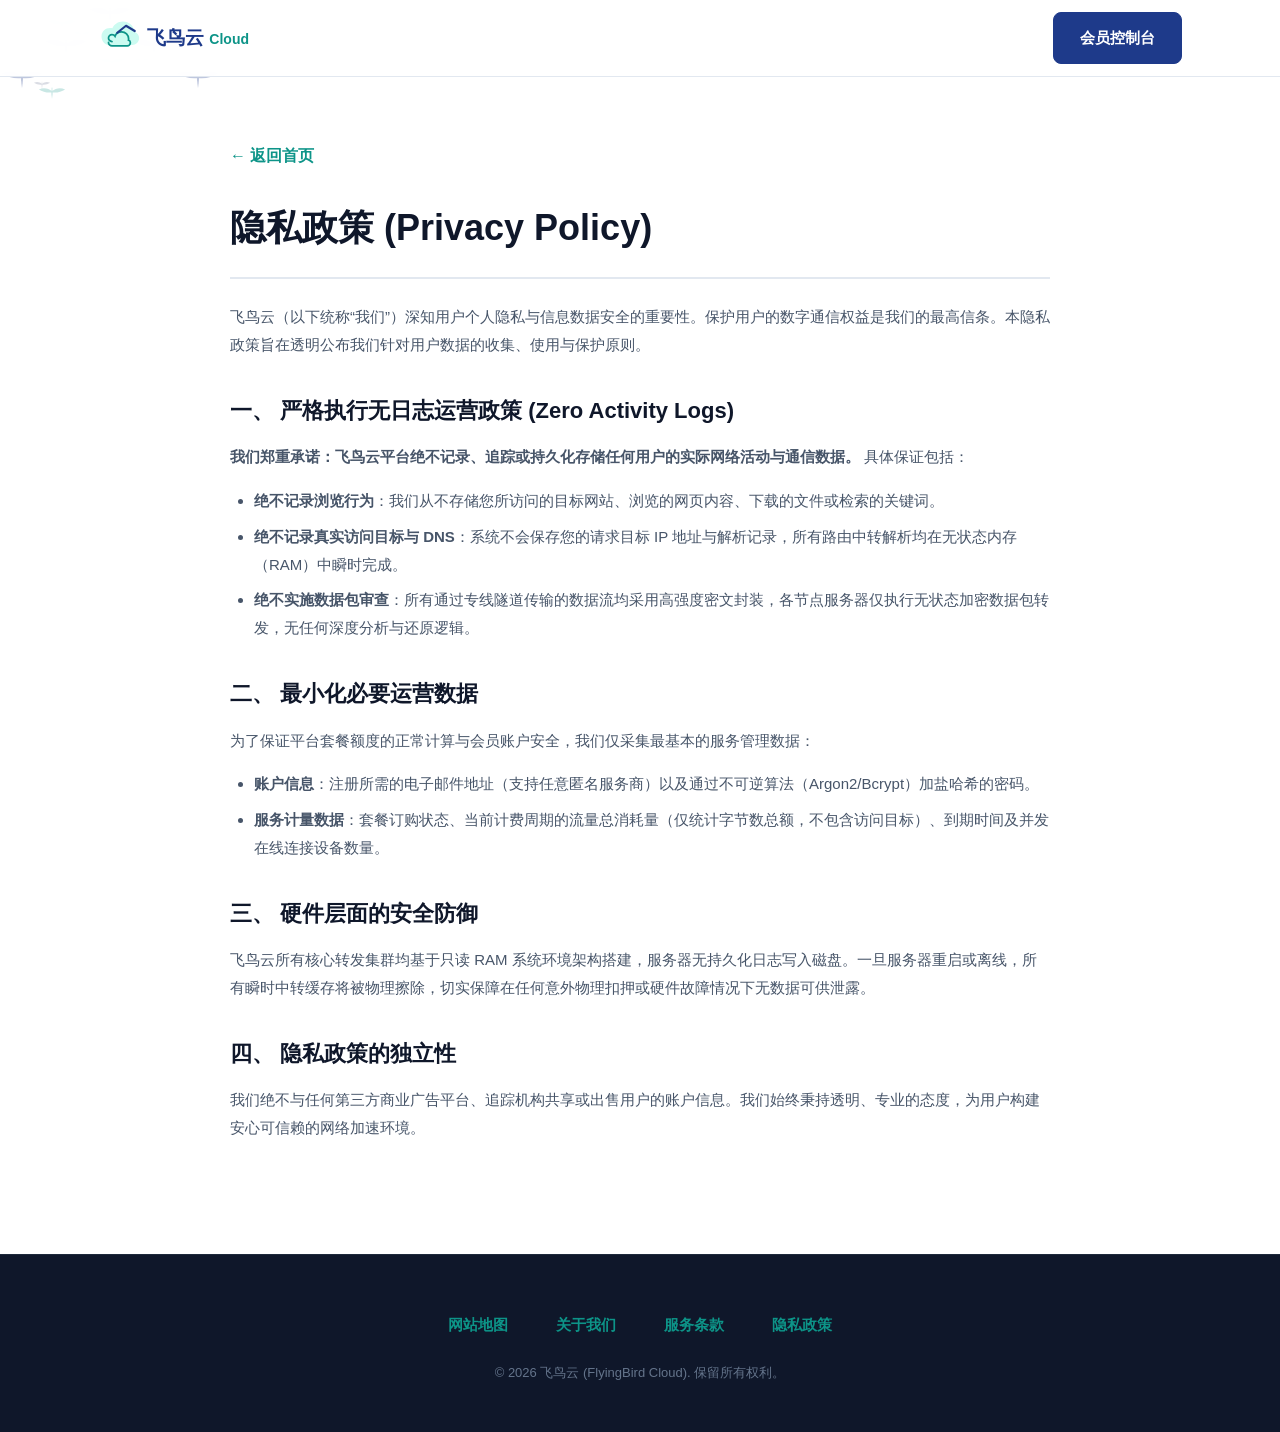
<file: privacy.html>
<!DOCTYPE html>
<html lang="zh-CN">
<head>
  <meta charset="UTF-8">
  <meta name="viewport" content="width=device-width, initial-scale=1.0">
  <title>隐私政策 - 飞鸟云</title>
  <meta name="description" content="飞鸟云用户隐私保护政策，郑重承诺严格执行无日志策略，保障每一位用户的通讯与数据隐私安全。">
  <link rel="stylesheet" href="style.css">
<link rel="canonical" href="https://flyingbirdcloud.homes/privacy.html">
</head>
<body>

  <!-- 背景群鸟翱翔动图 (全站背景飞鸟生态) -->
  <div class="flock-sky-ambient" aria-hidden="true">
    <!-- 飞鸟群 V 字领航梯队 -->
    <div class="ambient-flock-cluster flock-cluster-v">
      <div class="flock-bird b-lead"><svg viewBox="0 0 48 32"><g class="f-bird"><path d="M24,10 C24.8,10 25.5,12 25,18 C24.6,22 24,26 24,26 C24,26 23.4,22 23,18 C22.5,12 23.2,10 24,10 Z"/><polygon points="24,6 25,10 23,10"/><path class="flock-wing-l" d="M24,13 C18,8 10,6 2,10 C8,14 16,16 24,15 Z"/><path class="flock-wing-r" d="M24,13 C30,8 38,6 46,10 C40,14 32,16 24,15 Z"/></g></svg></div>
      <div class="flock-bird b-left-1"><svg viewBox="0 0 48 32"><g class="f-bird"><path d="M24,10 C24.8,10 25.5,12 25,18 C24.6,22 24,26 24,26 C24,26 23.4,22 23,18 C22.5,12 23.2,10 24,10 Z"/><polygon points="24,6 25,10 23,10"/><path class="flock-wing-l" d="M24,13 C18,8 10,6 2,10 C8,14 16,16 24,15 Z"/><path class="flock-wing-r" d="M24,13 C30,8 38,6 46,10 C40,14 32,16 24,15 Z"/></g></svg></div>
      <div class="flock-bird b-right-1"><svg viewBox="0 0 48 32"><g class="f-bird"><path d="M24,10 C24.8,10 25.5,12 25,18 C24.6,22 24,26 24,26 C24,26 23.4,22 23,18 C22.5,12 23.2,10 24,10 Z"/><polygon points="24,6 25,10 23,10"/><path class="flock-wing-l" d="M24,13 C18,8 10,6 2,10 C8,14 16,16 24,15 Z"/><path class="flock-wing-r" d="M24,13 C30,8 38,6 46,10 C40,14 32,16 24,15 Z"/></g></svg></div>
      <div class="flock-bird b-left-2"><svg viewBox="0 0 48 32"><g class="f-bird"><path d="M24,10 C24.8,10 25.5,12 25,18 C24.6,22 24,26 24,26 C24,26 23.4,22 23,18 C22.5,12 23.2,10 24,10 Z"/><polygon points="24,6 25,10 23,10"/><path class="flock-wing-l" d="M24,13 C18,8 10,6 2,10 C8,14 16,16 24,15 Z"/><path class="flock-wing-r" d="M24,13 C30,8 38,6 46,10 C40,14 32,16 24,15 Z"/></g></svg></div>
      <div class="flock-bird b-right-2"><svg viewBox="0 0 48 32"><g class="f-bird"><path d="M24,10 C24.8,10 25.5,12 25,18 C24.6,22 24,26 24,26 C24,26 23.4,22 23,18 C22.5,12 23.2,10 24,10 Z"/><polygon points="24,6 25,10 23,10"/><path class="flock-wing-l" d="M24,13 C18,8 10,6 2,10 C8,14 16,16 24,15 Z"/><path class="flock-wing-r" d="M24,13 C30,8 38,6 46,10 C40,14 32,16 24,15 Z"/></g></svg></div>
    </div>

    <!-- 飞鸟群 中距巡航组 -->
    <div class="ambient-flock-cluster flock-cluster-mid">
      <div class="flock-bird b-mid-1"><svg viewBox="0 0 48 32"><g class="f-bird"><path d="M24,10 C24.8,10 25.5,12 25,18 C24.6,22 24,26 24,26 C24,26 23.4,22 23,18 C22.5,12 23.2,10 24,10 Z"/><polygon points="24,6 25,10 23,10"/><path class="flock-wing-l" d="M24,13 C18,8 10,6 2,10 C8,14 16,16 24,15 Z"/><path class="flock-wing-r" d="M24,13 C30,8 38,6 46,10 C40,14 32,16 24,15 Z"/></g></svg></div>
      <div class="flock-bird b-mid-2"><svg viewBox="0 0 48 32"><g class="f-bird"><path d="M24,10 C24.8,10 25.5,12 25,18 C24.6,22 24,26 24,26 C24,26 23.4,22 23,18 C22.5,12 23.2,10 24,10 Z"/><polygon points="24,6 25,10 23,10"/><path class="flock-wing-l" d="M24,13 C18,8 10,6 2,10 C8,14 16,16 24,15 Z"/><path class="flock-wing-r" d="M24,13 C30,8 38,6 46,10 C40,14 32,16 24,15 Z"/></g></svg></div>
      <div class="flock-bird b-mid-3"><svg viewBox="0 0 48 32"><g class="f-bird"><path d="M24,10 C24.8,10 25.5,12 25,18 C24.6,22 24,26 24,26 C24,26 23.4,22 23,18 C22.5,12 23.2,10 24,10 Z"/><polygon points="24,6 25,10 23,10"/><path class="flock-wing-l" d="M24,13 C18,8 10,6 2,10 C8,14 16,16 24,15 Z"/><path class="flock-wing-r" d="M24,13 C30,8 38,6 46,10 C40,14 32,16 24,15 Z"/></g></svg></div>
    </div>

    <!-- 飞鸟群 远空高飞组 -->
    <div class="ambient-flock-cluster flock-cluster-far">
      <div class="flock-bird b-far-1"><svg viewBox="0 0 48 32"><g class="f-bird"><path d="M24,10 C24.8,10 25.5,12 25,18 C24.6,22 24,26 24,26 C24,26 23.4,22 23,18 C22.5,12 23.2,10 24,10 Z"/><polygon points="24,6 25,10 23,10"/><path class="flock-wing-l" d="M24,13 C18,8 10,6 2,10 C8,14 16,16 24,15 Z"/><path class="flock-wing-r" d="M24,13 C30,8 38,6 46,10 C40,14 32,16 24,15 Z"/></g></svg></div>
      <div class="flock-bird b-far-2"><svg viewBox="0 0 48 32"><g class="f-bird"><path d="M24,10 C24.8,10 25.5,12 25,18 C24.6,22 24,26 24,26 C24,26 23.4,22 23,18 C22.5,12 23.2,10 24,10 Z"/><polygon points="24,6 25,10 23,10"/><path class="flock-wing-l" d="M24,13 C18,8 10,6 2,10 C8,14 16,16 24,15 Z"/><path class="flock-wing-r" d="M24,13 C30,8 38,6 46,10 C40,14 32,16 24,15 Z"/></g></svg></div>
      <div class="flock-bird b-far-3"><svg viewBox="0 0 48 32"><g class="f-bird"><path d="M24,10 C24.8,10 25.5,12 25,18 C24.6,22 24,26 24,26 C24,26 23.4,22 23,18 C22.5,12 23.2,10 24,10 Z"/><polygon points="24,6 25,10 23,10"/><path class="flock-wing-l" d="M24,13 C18,8 10,6 2,10 C8,14 16,16 24,15 Z"/><path class="flock-wing-r" d="M24,13 C30,8 38,6 46,10 C40,14 32,16 24,15 Z"/></g></svg></div>
    </div>
  </div>
  <header class="editorial-header">
    <div class="editorial-wrap editorial-nav-bar">
      <a href="index.html" class="editorial-logo" aria-label="返回首页">
        <svg viewBox="0 0 220 48" fill="none" xmlns="http://www.w3.org/2000/svg">
          <g>
            <path d="M12 32C8 32 4 28 4 22C4 16.5 8.5 12.5 14 12.5C14.8 12.5 15.6 12.6 16.4 12.9C18.2 8.2 23 5 28.5 5C35.5 5 41.2 10.2 41.8 17.2C44.8 18 47 20.7 47 24C47 28.4 43.4 32 39 32H12Z" fill="#CCFBF1"/>
            <path d="M16 28C13.8 28 12 26.2 12 24C12 21.8 13.8 20 16 20C17.5 20 18.8 20.8 19.5 22C20.5 19 23.5 17 27 17C31.4 17 35 20.6 35 25C35 25.5 34.9 26 34.8 26.5C36.1 26.8 37 28 37 29.5C37 31.4 35.4 33 33.5 33H16C13.8 33 12 31.2 12 29" stroke="#0D9488" stroke-width="2" stroke-linecap="round"/>
            <path d="M22 18L32 10L42 16" stroke="#1E3A8A" stroke-width="2.5" stroke-linecap="round" stroke-linejoin="round"/>
          </g>
          <text x="56" y="31" font-family="-apple-system, BlinkMacSystemFont, 'Segoe UI', Roboto, sans-serif" font-size="22" font-weight="800" fill="#1E3A8A">飞鸟云 <tspan fill="#0D9488" font-size="16" font-weight="700">Cloud</tspan></text>
        </svg>
      </a>
      <div class="editorial-nav-cta">
        <a href="https://ww012.twilightaff.com/#/?code=A56DH1Af" class="ed-btn ed-btn-primary" rel="nofollow" target="_blank">会员控制台</a>
      </div>
    </div>
  </header>

  <main class="ed-subpage-wrap">
    <div class="editorial-wrap">
      <div class="ed-subpage-inner">
        <a href="index.html" class="ed-back-link">← 返回首页</a>
        <h1>隐私政策 (Privacy Policy)</h1>
        <p>
          飞鸟云（以下统称“我们”）深知用户个人隐私与信息数据安全的重要性。保护用户的数字通信权益是我们的最高信条。本隐私政策旨在透明公布我们针对用户数据的收集、使用与保护原则。
        </p>

        <h2>一、 严格执行无日志运营政策 (Zero Activity Logs)</h2>
        <p>
          <strong>我们郑重承诺：飞鸟云平台绝不记录、追踪或持久化存储任何用户的实际网络活动与通信数据。</strong> 具体保证包括：
        </p>
        <ul>
          <li><strong>绝不记录浏览行为</strong>：我们从不存储您所访问的目标网站、浏览的网页内容、下载的文件或检索的关键词。</li>
          <li><strong>绝不记录真实访问目标与 DNS</strong>：系统不会保存您的请求目标 IP 地址与解析记录，所有路由中转解析均在无状态内存（RAM）中瞬时完成。</li>
          <li><strong>绝不实施数据包审查</strong>：所有通过专线隧道传输的数据流均采用高强度密文封装，各节点服务器仅执行无状态加密数据包转发，无任何深度分析与还原逻辑。</li>
        </ul>

        <h2>二、 最小化必要运营数据</h2>
        <p>
          为了保证平台套餐额度的正常计算与会员账户安全，我们仅采集最基本的服务管理数据：
        </p>
        <ul>
          <li><strong>账户信息</strong>：注册所需的电子邮件地址（支持任意匿名服务商）以及通过不可逆算法（Argon2/Bcrypt）加盐哈希的密码。</li>
          <li><strong>服务计量数据</strong>：套餐订购状态、当前计费周期的流量总消耗量（仅统计字节数总额，不包含访问目标）、到期时间及并发在线连接设备数量。</li>
        </ul>

        <h2>三、 硬件层面的安全防御</h2>
        <p>
          飞鸟云所有核心转发集群均基于只读 RAM 系统环境架构搭建，服务器无持久化日志写入磁盘。一旦服务器重启或离线，所有瞬时中转缓存将被物理擦除，切实保障在任何意外物理扣押或硬件故障情况下无数据可供泄露。
        </p>

        <h2>四、 隐私政策的独立性</h2>
        <p>
          我们绝不与任何第三方商业广告平台、追踪机构共享或出售用户的账户信息。我们始终秉持透明、专业的态度，为用户构建安心可信赖的网络加速环境。
        </p>
      </div>
    </div>
  </main>

  <footer class="editorial-footer">
    <div class="editorial-wrap">
      <nav aria-label="页脚导航">
        <ul class="ed-footer-nav">
          <li><a href="sitemap.html">网站地图</a></li>
          <li><a href="about.html">关于我们</a></li>
          <li><a href="terms.html">服务条款</a></li>
          <li><a href="privacy.html">隐私政策</a></li>
        </ul>
      </nav>
      <p class="ed-footer-copy">© 2026 飞鸟云 (FlyingBird Cloud). 保留所有权利。</p>
    </div>
  </footer>
</body>
</html>
</file>
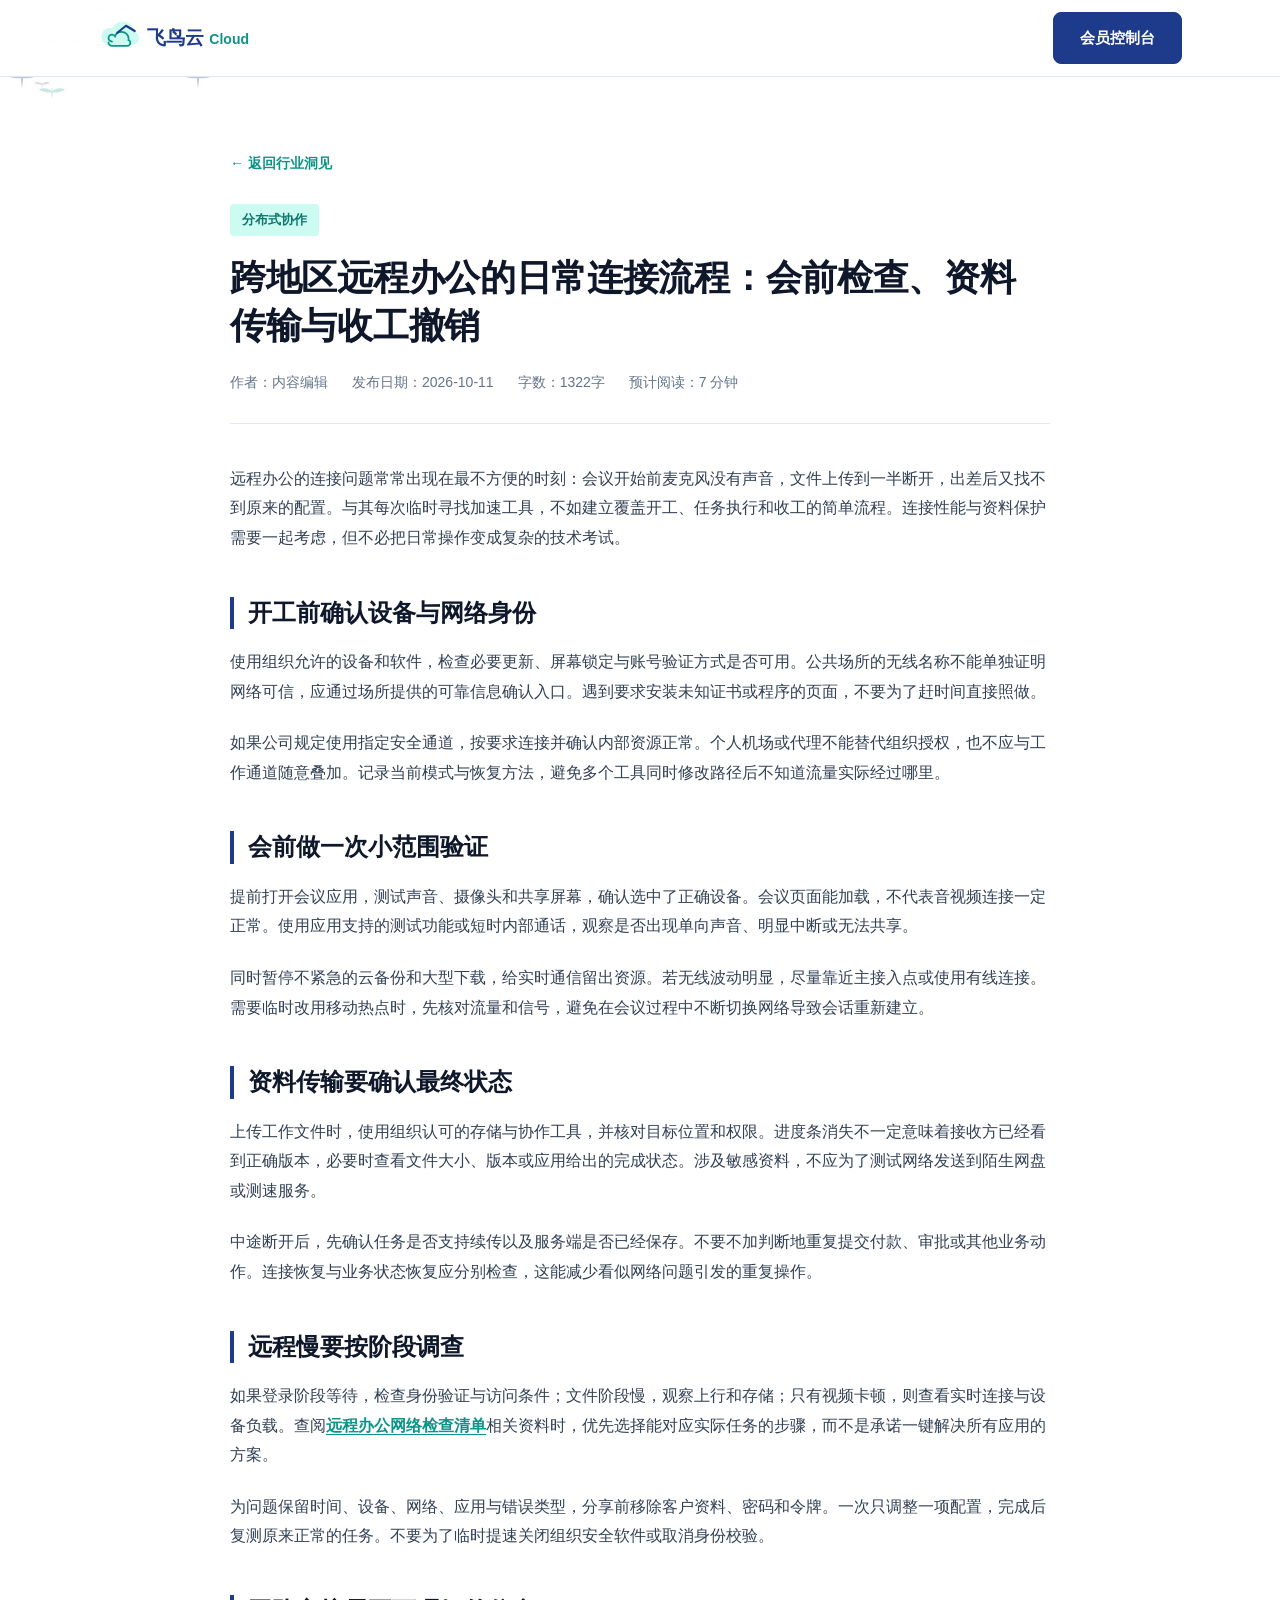
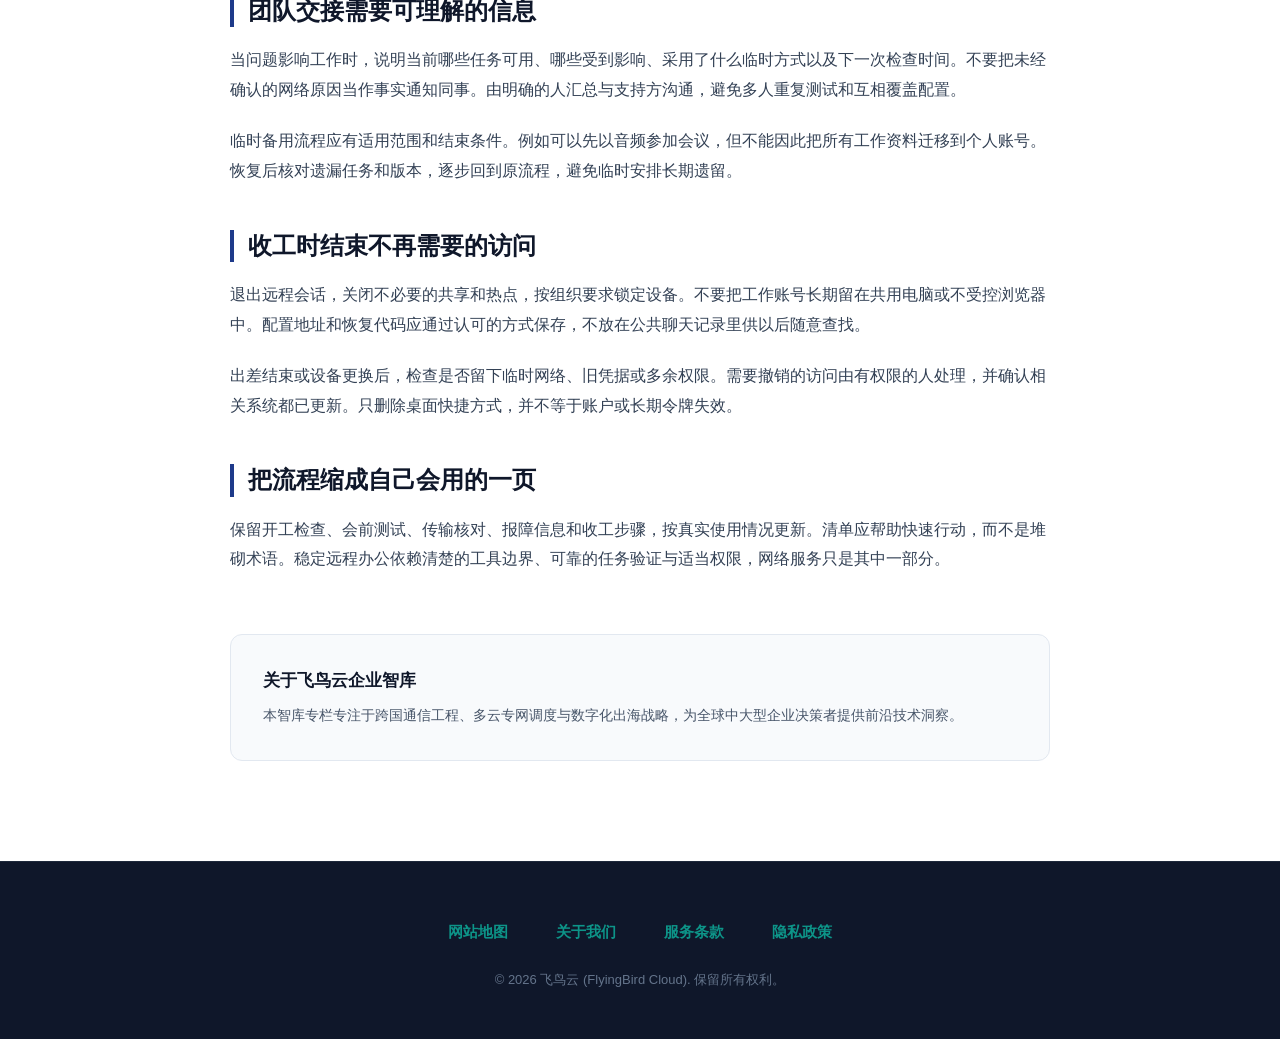
<file: remote-work-security-network-practices.html>
<!DOCTYPE html>
<html lang="zh-CN">
<head>
  <meta charset="UTF-8">
  <meta name="viewport" content="width=device-width, initial-scale=1.0">
  <title>跨地区远程办公的日常连接流程：会前检查、资料传输与收工撤销｜飞鸟云</title>
  <meta name="description" content="为居家和出行工作建立简单可执行的网络清单，保护账号与文件，区分安全接入和应用性能。">
  <link rel="stylesheet" href="style.css">
<link rel="canonical" href="https://flyingbirdcloud.homes/remote-work-security-network-practices.html">
</head>
<body>

  <!-- 背景群鸟翱翔动图 (全站背景飞鸟生态) -->
  <div class="flock-sky-ambient" aria-hidden="true">
    <!-- 飞鸟群 V 字领航梯队 -->
    <div class="ambient-flock-cluster flock-cluster-v">
      <div class="flock-bird b-lead"><svg viewBox="0 0 48 32"><g class="f-bird"><path d="M24,10 C24.8,10 25.5,12 25,18 C24.6,22 24,26 24,26 C24,26 23.4,22 23,18 C22.5,12 23.2,10 24,10 Z"/><polygon points="24,6 25,10 23,10"/><path class="flock-wing-l" d="M24,13 C18,8 10,6 2,10 C8,14 16,16 24,15 Z"/><path class="flock-wing-r" d="M24,13 C30,8 38,6 46,10 C40,14 32,16 24,15 Z"/></g></svg></div>
      <div class="flock-bird b-left-1"><svg viewBox="0 0 48 32"><g class="f-bird"><path d="M24,10 C24.8,10 25.5,12 25,18 C24.6,22 24,26 24,26 C24,26 23.4,22 23,18 C22.5,12 23.2,10 24,10 Z"/><polygon points="24,6 25,10 23,10"/><path class="flock-wing-l" d="M24,13 C18,8 10,6 2,10 C8,14 16,16 24,15 Z"/><path class="flock-wing-r" d="M24,13 C30,8 38,6 46,10 C40,14 32,16 24,15 Z"/></g></svg></div>
      <div class="flock-bird b-right-1"><svg viewBox="0 0 48 32"><g class="f-bird"><path d="M24,10 C24.8,10 25.5,12 25,18 C24.6,22 24,26 24,26 C24,26 23.4,22 23,18 C22.5,12 23.2,10 24,10 Z"/><polygon points="24,6 25,10 23,10"/><path class="flock-wing-l" d="M24,13 C18,8 10,6 2,10 C8,14 16,16 24,15 Z"/><path class="flock-wing-r" d="M24,13 C30,8 38,6 46,10 C40,14 32,16 24,15 Z"/></g></svg></div>
      <div class="flock-bird b-left-2"><svg viewBox="0 0 48 32"><g class="f-bird"><path d="M24,10 C24.8,10 25.5,12 25,18 C24.6,22 24,26 24,26 C24,26 23.4,22 23,18 C22.5,12 23.2,10 24,10 Z"/><polygon points="24,6 25,10 23,10"/><path class="flock-wing-l" d="M24,13 C18,8 10,6 2,10 C8,14 16,16 24,15 Z"/><path class="flock-wing-r" d="M24,13 C30,8 38,6 46,10 C40,14 32,16 24,15 Z"/></g></svg></div>
      <div class="flock-bird b-right-2"><svg viewBox="0 0 48 32"><g class="f-bird"><path d="M24,10 C24.8,10 25.5,12 25,18 C24.6,22 24,26 24,26 C24,26 23.4,22 23,18 C22.5,12 23.2,10 24,10 Z"/><polygon points="24,6 25,10 23,10"/><path class="flock-wing-l" d="M24,13 C18,8 10,6 2,10 C8,14 16,16 24,15 Z"/><path class="flock-wing-r" d="M24,13 C30,8 38,6 46,10 C40,14 32,16 24,15 Z"/></g></svg></div>
    </div>

    <!-- 飞鸟群 中距巡航组 -->
    <div class="ambient-flock-cluster flock-cluster-mid">
      <div class="flock-bird b-mid-1"><svg viewBox="0 0 48 32"><g class="f-bird"><path d="M24,10 C24.8,10 25.5,12 25,18 C24.6,22 24,26 24,26 C24,26 23.4,22 23,18 C22.5,12 23.2,10 24,10 Z"/><polygon points="24,6 25,10 23,10"/><path class="flock-wing-l" d="M24,13 C18,8 10,6 2,10 C8,14 16,16 24,15 Z"/><path class="flock-wing-r" d="M24,13 C30,8 38,6 46,10 C40,14 32,16 24,15 Z"/></g></svg></div>
      <div class="flock-bird b-mid-2"><svg viewBox="0 0 48 32"><g class="f-bird"><path d="M24,10 C24.8,10 25.5,12 25,18 C24.6,22 24,26 24,26 C24,26 23.4,22 23,18 C22.5,12 23.2,10 24,10 Z"/><polygon points="24,6 25,10 23,10"/><path class="flock-wing-l" d="M24,13 C18,8 10,6 2,10 C8,14 16,16 24,15 Z"/><path class="flock-wing-r" d="M24,13 C30,8 38,6 46,10 C40,14 32,16 24,15 Z"/></g></svg></div>
      <div class="flock-bird b-mid-3"><svg viewBox="0 0 48 32"><g class="f-bird"><path d="M24,10 C24.8,10 25.5,12 25,18 C24.6,22 24,26 24,26 C24,26 23.4,22 23,18 C22.5,12 23.2,10 24,10 Z"/><polygon points="24,6 25,10 23,10"/><path class="flock-wing-l" d="M24,13 C18,8 10,6 2,10 C8,14 16,16 24,15 Z"/><path class="flock-wing-r" d="M24,13 C30,8 38,6 46,10 C40,14 32,16 24,15 Z"/></g></svg></div>
    </div>

    <!-- 飞鸟群 远空高飞组 -->
    <div class="ambient-flock-cluster flock-cluster-far">
      <div class="flock-bird b-far-1"><svg viewBox="0 0 48 32"><g class="f-bird"><path d="M24,10 C24.8,10 25.5,12 25,18 C24.6,22 24,26 24,26 C24,26 23.4,22 23,18 C22.5,12 23.2,10 24,10 Z"/><polygon points="24,6 25,10 23,10"/><path class="flock-wing-l" d="M24,13 C18,8 10,6 2,10 C8,14 16,16 24,15 Z"/><path class="flock-wing-r" d="M24,13 C30,8 38,6 46,10 C40,14 32,16 24,15 Z"/></g></svg></div>
      <div class="flock-bird b-far-2"><svg viewBox="0 0 48 32"><g class="f-bird"><path d="M24,10 C24.8,10 25.5,12 25,18 C24.6,22 24,26 24,26 C24,26 23.4,22 23,18 C22.5,12 23.2,10 24,10 Z"/><polygon points="24,6 25,10 23,10"/><path class="flock-wing-l" d="M24,13 C18,8 10,6 2,10 C8,14 16,16 24,15 Z"/><path class="flock-wing-r" d="M24,13 C30,8 38,6 46,10 C40,14 32,16 24,15 Z"/></g></svg></div>
      <div class="flock-bird b-far-3"><svg viewBox="0 0 48 32"><g class="f-bird"><path d="M24,10 C24.8,10 25.5,12 25,18 C24.6,22 24,26 24,26 C24,26 23.4,22 23,18 C22.5,12 23.2,10 24,10 Z"/><polygon points="24,6 25,10 23,10"/><path class="flock-wing-l" d="M24,13 C18,8 10,6 2,10 C8,14 16,16 24,15 Z"/><path class="flock-wing-r" d="M24,13 C30,8 38,6 46,10 C40,14 32,16 24,15 Z"/></g></svg></div>
    </div>
  </div>

  <!-- 头部商务导航 -->
  <header class="editorial-header">
    <div class="editorial-wrap editorial-nav-bar">
      <a href="index.html" class="editorial-logo" aria-label="返回首页">
        <svg viewBox="0 0 220 48" fill="none" xmlns="http://www.w3.org/2000/svg">
          <g>
            <path d="M12 32C8 32 4 28 4 22C4 16.5 8.5 12.5 14 12.5C14.8 12.5 15.6 12.6 16.4 12.9C18.2 8.2 23 5 28.5 5C35.5 5 41.2 10.2 41.8 17.2C44.8 18 47 20.7 47 24C47 28.4 43.4 32 39 32H12Z" fill="#CCFBF1"/>
            <path d="M16 28C13.8 28 12 26.2 12 24C12 21.8 13.8 20 16 20C17.5 20 18.8 20.8 19.5 22C20.5 19 23.5 17 27 17C31.4 17 35 20.6 35 25C35 25.5 34.9 26 34.8 26.5C36.1 26.8 37 28 37 29.5C37 31.4 35.4 33 33.5 33H16C13.8 33 12 31.2 12 29" stroke="#0D9488" stroke-width="2" stroke-linecap="round"/>
            <path d="M22 18L32 10L42 16" stroke="#1E3A8A" stroke-width="2.5" stroke-linecap="round" stroke-linejoin="round"/>
          </g>
          <text x="56" y="31" font-family="-apple-system, BlinkMacSystemFont, 'Segoe UI', Roboto, sans-serif" font-size="22" font-weight="800" fill="#1E3A8A">飞鸟云 <tspan fill="#0D9488" font-size="16" font-weight="700">Cloud</tspan></text>
        </svg>
      </a>
      <div class="editorial-nav-cta">
        <a href="https://ww012.twilightaff.com/#/?code=A56DH1Af" class="ed-btn ed-btn-primary" rel="nofollow" target="_blank">会员控制台</a>
      </div>
    </div>
  </header>

  <!-- 文章正文 -->
  <main class="editorial-article-wrap">
    <div class="editorial-wrap">
      <div class="editorial-article-container">
        <a href="perspectives.html" class="editorial-back-link">← 返回行业洞见</a>

        <header class="editorial-article-head">
          <span class="editorial-article-badge">分布式协作</span>
          <h1 class="editorial-article-h1">跨地区远程办公的日常连接流程：会前检查、资料传输与收工撤销</h1>
          <div class="editorial-article-meta">
            <span>作者：内容编辑</span>
            <span>发布日期：2026-10-11</span>
            <span>字数：1322字</span>
            <span>预计阅读：7 分钟</span>
          </div>
        </header>

        <article class="editorial-article-content">
<p>远程办公的连接问题常常出现在最不方便的时刻：会议开始前麦克风没有声音，文件上传到一半断开，出差后又找不到原来的配置。与其每次临时寻找加速工具，不如建立覆盖开工、任务执行和收工的简单流程。连接性能与资料保护需要一起考虑，但不必把日常操作变成复杂的技术考试。</p>
<h2>开工前确认设备与网络身份</h2>
<p>使用组织允许的设备和软件，检查必要更新、屏幕锁定与账号验证方式是否可用。公共场所的无线名称不能单独证明网络可信，应通过场所提供的可靠信息确认入口。遇到要求安装未知证书或程序的页面，不要为了赶时间直接照做。</p>
<p>如果公司规定使用指定安全通道，按要求连接并确认内部资源正常。个人机场或代理不能替代组织授权，也不应与工作通道随意叠加。记录当前模式与恢复方法，避免多个工具同时修改路径后不知道流量实际经过哪里。</p>
<h2>会前做一次小范围验证</h2>
<p>提前打开会议应用，测试声音、摄像头和共享屏幕，确认选中了正确设备。会议页面能加载，不代表音视频连接一定正常。使用应用支持的测试功能或短时内部通话，观察是否出现单向声音、明显中断或无法共享。</p>
<p>同时暂停不紧急的云备份和大型下载，给实时通信留出资源。若无线波动明显，尽量靠近主接入点或使用有线连接。需要临时改用移动热点时，先核对流量和信号，避免在会议过程中不断切换网络导致会话重新建立。</p>
<h2>资料传输要确认最终状态</h2>
<p>上传工作文件时，使用组织认可的存储与协作工具，并核对目标位置和权限。进度条消失不一定意味着接收方已经看到正确版本，必要时查看文件大小、版本或应用给出的完成状态。涉及敏感资料，不应为了测试网络发送到陌生网盘或测速服务。</p>
<p>中途断开后，先确认任务是否支持续传以及服务端是否已经保存。不要不加判断地重复提交付款、审批或其他业务动作。连接恢复与业务状态恢复应分别检查，这能减少看似网络问题引发的重复操作。</p>
<h2>远程慢要按阶段调查</h2>
<p>如果登录阶段等待，检查身份验证与访问条件；文件阶段慢，观察上行和存储；只有视频卡顿，则查看实时连接与设备负载。查阅<a href="https://jichangtuijan.top/">远程办公网络检查清单</a>相关资料时，优先选择能对应实际任务的步骤，而不是承诺一键解决所有应用的方案。</p>
<p>为问题保留时间、设备、网络、应用与错误类型，分享前移除客户资料、密码和令牌。一次只调整一项配置，完成后复测原来正常的任务。不要为了临时提速关闭组织安全软件或取消身份校验。</p>
<h2>团队交接需要可理解的信息</h2>
<p>当问题影响工作时，说明当前哪些任务可用、哪些受到影响、采用了什么临时方式以及下一次检查时间。不要把未经确认的网络原因当作事实通知同事。由明确的人汇总与支持方沟通，避免多人重复测试和互相覆盖配置。</p>
<p>临时备用流程应有适用范围和结束条件。例如可以先以音频参加会议，但不能因此把所有工作资料迁移到个人账号。恢复后核对遗漏任务和版本，逐步回到原流程，避免临时安排长期遗留。</p>
<h2>收工时结束不再需要的访问</h2>
<p>退出远程会话，关闭不必要的共享和热点，按组织要求锁定设备。不要把工作账号长期留在共用电脑或不受控浏览器中。配置地址和恢复代码应通过认可的方式保存，不放在公共聊天记录里供以后随意查找。</p>
<p>出差结束或设备更换后，检查是否留下临时网络、旧凭据或多余权限。需要撤销的访问由有权限的人处理，并确认相关系统都已更新。只删除桌面快捷方式，并不等于账户或长期令牌失效。</p>
<h2>把流程缩成自己会用的一页</h2>
<p>保留开工检查、会前测试、传输核对、报障信息和收工步骤，按真实使用情况更新。清单应帮助快速行动，而不是堆砌术语。稳定远程办公依赖清楚的工具边界、可靠的任务验证与适当权限，网络服务只是其中一部分。</p>
</article>

        <div class="editorial-author-box">
          <h4>关于飞鸟云企业智库</h4>
          <p>本智库专栏专注于跨国通信工程、多云专网调度与数字化出海战略，为全球中大型企业决策者提供前沿技术洞察。</p>
        </div>
      </div>
    </div>
  </main>

  <!-- 页脚 -->
  <footer class="editorial-footer">
    <div class="editorial-wrap">
      <nav aria-label="页脚导航">
        <ul class="ed-footer-nav">
          <li><a href="sitemap.html">网站地图</a></li>
          <li><a href="about.html">关于我们</a></li>
          <li><a href="terms.html">服务条款</a></li>
          <li><a href="privacy.html">隐私政策</a></li>
        </ul>
      </nav>
      <p class="ed-footer-copy">© 2026 飞鸟云 (FlyingBird Cloud). 保留所有权利。</p>
    </div>
  </footer>

</body>
</html>
</file>
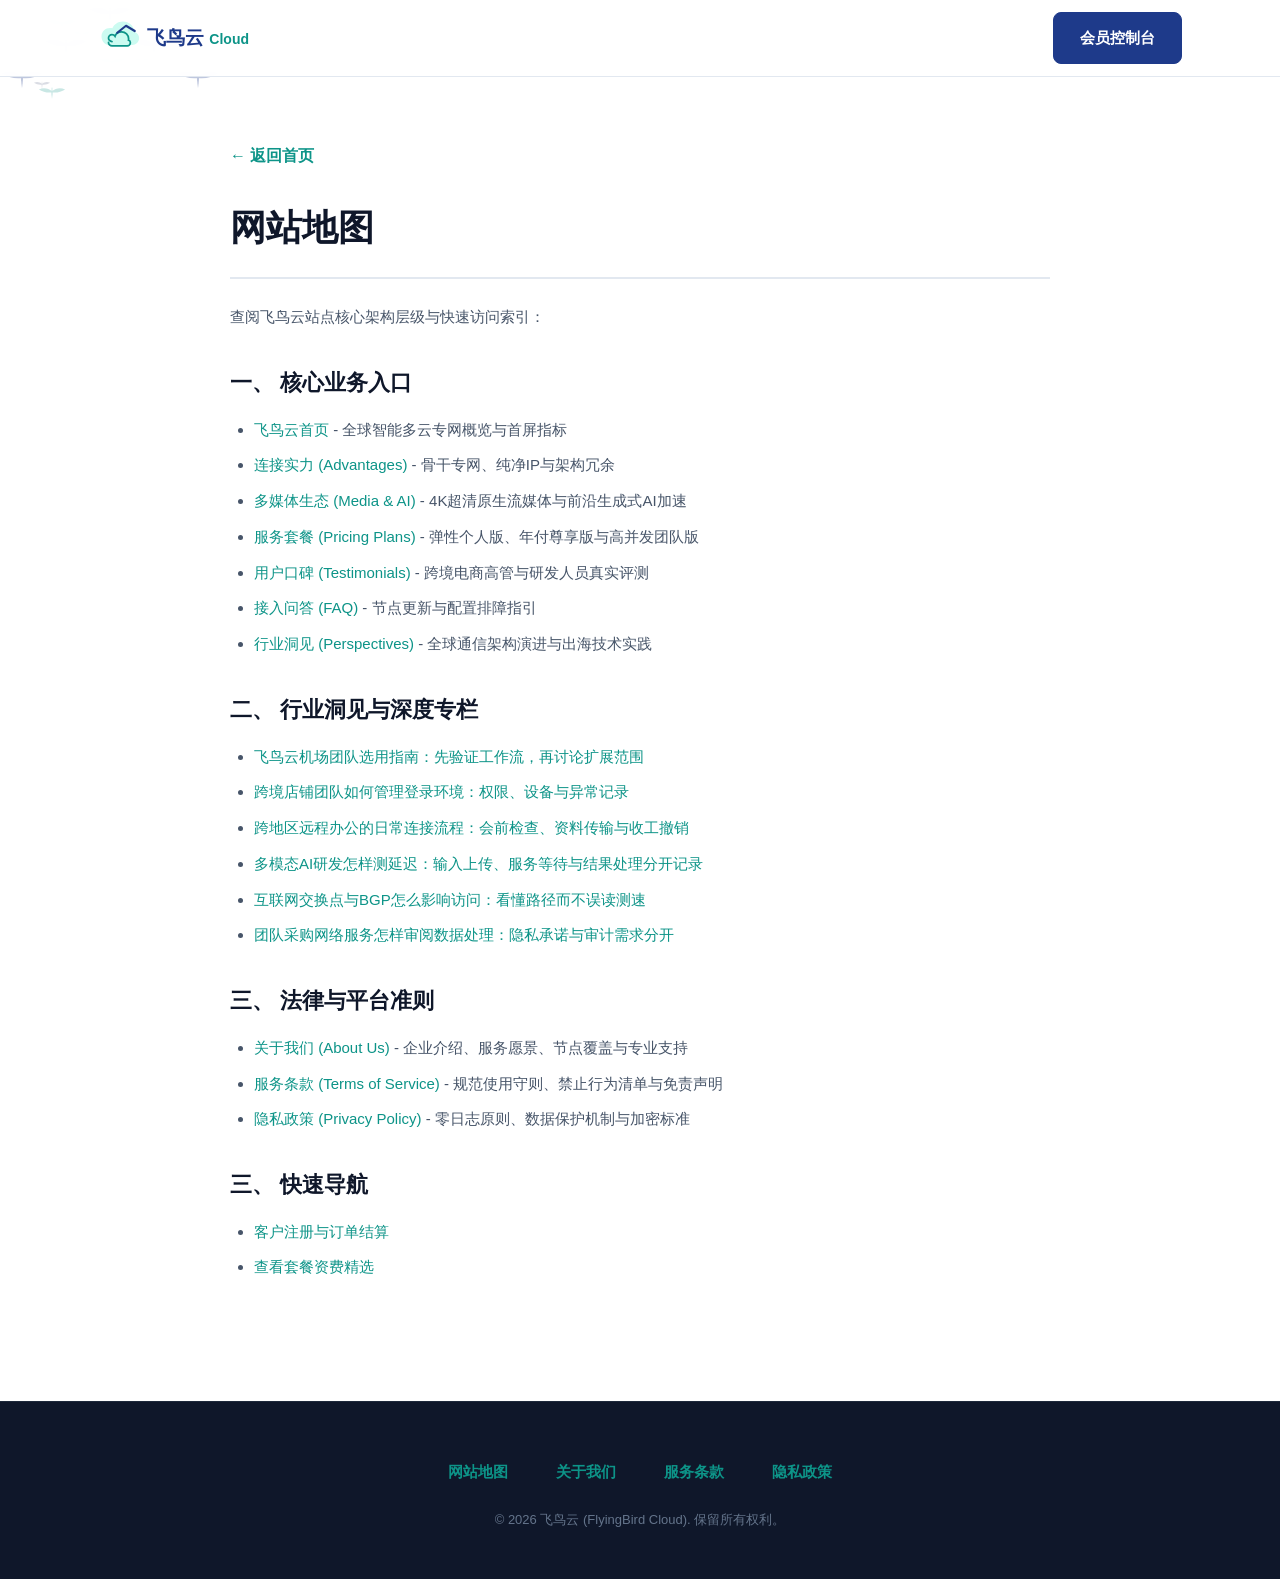
<file: sitemap.html>
<!DOCTYPE html>
<html lang="zh-CN">
<head>
  <meta charset="UTF-8">
  <meta name="viewport" content="width=device-width, initial-scale=1.0">
  <title>网站地图 - 飞鸟云</title>
  <meta name="description" content="飞鸟云专线网络地图，提供全站核心功能、行业解决方案、服务条例及隐私指引。">
  <link rel="stylesheet" href="style.css">
<link rel="canonical" href="https://flyingbirdcloud.homes/sitemap.html">
</head>
<body>

  <!-- 背景群鸟翱翔动图 (全站背景飞鸟生态) -->
  <div class="flock-sky-ambient" aria-hidden="true">
    <!-- 飞鸟群 V 字领航梯队 -->
    <div class="ambient-flock-cluster flock-cluster-v">
      <div class="flock-bird b-lead"><svg viewBox="0 0 48 32"><g class="f-bird"><path d="M24,10 C24.8,10 25.5,12 25,18 C24.6,22 24,26 24,26 C24,26 23.4,22 23,18 C22.5,12 23.2,10 24,10 Z"/><polygon points="24,6 25,10 23,10"/><path class="flock-wing-l" d="M24,13 C18,8 10,6 2,10 C8,14 16,16 24,15 Z"/><path class="flock-wing-r" d="M24,13 C30,8 38,6 46,10 C40,14 32,16 24,15 Z"/></g></svg></div>
      <div class="flock-bird b-left-1"><svg viewBox="0 0 48 32"><g class="f-bird"><path d="M24,10 C24.8,10 25.5,12 25,18 C24.6,22 24,26 24,26 C24,26 23.4,22 23,18 C22.5,12 23.2,10 24,10 Z"/><polygon points="24,6 25,10 23,10"/><path class="flock-wing-l" d="M24,13 C18,8 10,6 2,10 C8,14 16,16 24,15 Z"/><path class="flock-wing-r" d="M24,13 C30,8 38,6 46,10 C40,14 32,16 24,15 Z"/></g></svg></div>
      <div class="flock-bird b-right-1"><svg viewBox="0 0 48 32"><g class="f-bird"><path d="M24,10 C24.8,10 25.5,12 25,18 C24.6,22 24,26 24,26 C24,26 23.4,22 23,18 C22.5,12 23.2,10 24,10 Z"/><polygon points="24,6 25,10 23,10"/><path class="flock-wing-l" d="M24,13 C18,8 10,6 2,10 C8,14 16,16 24,15 Z"/><path class="flock-wing-r" d="M24,13 C30,8 38,6 46,10 C40,14 32,16 24,15 Z"/></g></svg></div>
      <div class="flock-bird b-left-2"><svg viewBox="0 0 48 32"><g class="f-bird"><path d="M24,10 C24.8,10 25.5,12 25,18 C24.6,22 24,26 24,26 C24,26 23.4,22 23,18 C22.5,12 23.2,10 24,10 Z"/><polygon points="24,6 25,10 23,10"/><path class="flock-wing-l" d="M24,13 C18,8 10,6 2,10 C8,14 16,16 24,15 Z"/><path class="flock-wing-r" d="M24,13 C30,8 38,6 46,10 C40,14 32,16 24,15 Z"/></g></svg></div>
      <div class="flock-bird b-right-2"><svg viewBox="0 0 48 32"><g class="f-bird"><path d="M24,10 C24.8,10 25.5,12 25,18 C24.6,22 24,26 24,26 C24,26 23.4,22 23,18 C22.5,12 23.2,10 24,10 Z"/><polygon points="24,6 25,10 23,10"/><path class="flock-wing-l" d="M24,13 C18,8 10,6 2,10 C8,14 16,16 24,15 Z"/><path class="flock-wing-r" d="M24,13 C30,8 38,6 46,10 C40,14 32,16 24,15 Z"/></g></svg></div>
    </div>

    <!-- 飞鸟群 中距巡航组 -->
    <div class="ambient-flock-cluster flock-cluster-mid">
      <div class="flock-bird b-mid-1"><svg viewBox="0 0 48 32"><g class="f-bird"><path d="M24,10 C24.8,10 25.5,12 25,18 C24.6,22 24,26 24,26 C24,26 23.4,22 23,18 C22.5,12 23.2,10 24,10 Z"/><polygon points="24,6 25,10 23,10"/><path class="flock-wing-l" d="M24,13 C18,8 10,6 2,10 C8,14 16,16 24,15 Z"/><path class="flock-wing-r" d="M24,13 C30,8 38,6 46,10 C40,14 32,16 24,15 Z"/></g></svg></div>
      <div class="flock-bird b-mid-2"><svg viewBox="0 0 48 32"><g class="f-bird"><path d="M24,10 C24.8,10 25.5,12 25,18 C24.6,22 24,26 24,26 C24,26 23.4,22 23,18 C22.5,12 23.2,10 24,10 Z"/><polygon points="24,6 25,10 23,10"/><path class="flock-wing-l" d="M24,13 C18,8 10,6 2,10 C8,14 16,16 24,15 Z"/><path class="flock-wing-r" d="M24,13 C30,8 38,6 46,10 C40,14 32,16 24,15 Z"/></g></svg></div>
      <div class="flock-bird b-mid-3"><svg viewBox="0 0 48 32"><g class="f-bird"><path d="M24,10 C24.8,10 25.5,12 25,18 C24.6,22 24,26 24,26 C24,26 23.4,22 23,18 C22.5,12 23.2,10 24,10 Z"/><polygon points="24,6 25,10 23,10"/><path class="flock-wing-l" d="M24,13 C18,8 10,6 2,10 C8,14 16,16 24,15 Z"/><path class="flock-wing-r" d="M24,13 C30,8 38,6 46,10 C40,14 32,16 24,15 Z"/></g></svg></div>
    </div>

    <!-- 飞鸟群 远空高飞组 -->
    <div class="ambient-flock-cluster flock-cluster-far">
      <div class="flock-bird b-far-1"><svg viewBox="0 0 48 32"><g class="f-bird"><path d="M24,10 C24.8,10 25.5,12 25,18 C24.6,22 24,26 24,26 C24,26 23.4,22 23,18 C22.5,12 23.2,10 24,10 Z"/><polygon points="24,6 25,10 23,10"/><path class="flock-wing-l" d="M24,13 C18,8 10,6 2,10 C8,14 16,16 24,15 Z"/><path class="flock-wing-r" d="M24,13 C30,8 38,6 46,10 C40,14 32,16 24,15 Z"/></g></svg></div>
      <div class="flock-bird b-far-2"><svg viewBox="0 0 48 32"><g class="f-bird"><path d="M24,10 C24.8,10 25.5,12 25,18 C24.6,22 24,26 24,26 C24,26 23.4,22 23,18 C22.5,12 23.2,10 24,10 Z"/><polygon points="24,6 25,10 23,10"/><path class="flock-wing-l" d="M24,13 C18,8 10,6 2,10 C8,14 16,16 24,15 Z"/><path class="flock-wing-r" d="M24,13 C30,8 38,6 46,10 C40,14 32,16 24,15 Z"/></g></svg></div>
      <div class="flock-bird b-far-3"><svg viewBox="0 0 48 32"><g class="f-bird"><path d="M24,10 C24.8,10 25.5,12 25,18 C24.6,22 24,26 24,26 C24,26 23.4,22 23,18 C22.5,12 23.2,10 24,10 Z"/><polygon points="24,6 25,10 23,10"/><path class="flock-wing-l" d="M24,13 C18,8 10,6 2,10 C8,14 16,16 24,15 Z"/><path class="flock-wing-r" d="M24,13 C30,8 38,6 46,10 C40,14 32,16 24,15 Z"/></g></svg></div>
    </div>
  </div>
  <header class="editorial-header">
    <div class="editorial-wrap editorial-nav-bar">
      <a href="index.html" class="editorial-logo" aria-label="返回首页">
        <svg viewBox="0 0 220 48" fill="none" xmlns="http://www.w3.org/2000/svg">
          <g>
            <path d="M12 32C8 32 4 28 4 22C4 16.5 8.5 12.5 14 12.5C14.8 12.5 15.6 12.6 16.4 12.9C18.2 8.2 23 5 28.5 5C35.5 5 41.2 10.2 41.8 17.2C44.8 18 47 20.7 47 24C47 28.4 43.4 32 39 32H12Z" fill="#CCFBF1"/>
            <path d="M16 28C13.8 28 12 26.2 12 24C12 21.8 13.8 20 16 20C17.5 20 18.8 20.8 19.5 22C20.5 19 23.5 17 27 17C31.4 17 35 20.6 35 25C35 25.5 34.9 26 34.8 26.5C36.1 26.8 37 28 37 29.5C37 31.4 35.4 33 33.5 33H16C13.8 33 12 31.2 12 29" stroke="#0D9488" stroke-width="2" stroke-linecap="round"/>
            <path d="M22 18L32 10L42 16" stroke="#1E3A8A" stroke-width="2.5" stroke-linecap="round" stroke-linejoin="round"/>
          </g>
          <text x="56" y="31" font-family="-apple-system, BlinkMacSystemFont, 'Segoe UI', Roboto, sans-serif" font-size="22" font-weight="800" fill="#1E3A8A">飞鸟云 <tspan fill="#0D9488" font-size="16" font-weight="700">Cloud</tspan></text>
        </svg>
      </a>
      <div class="editorial-nav-cta">
        <a href="https://ww012.twilightaff.com/#/?code=A56DH1Af" class="ed-btn ed-btn-primary" rel="nofollow" target="_blank">会员控制台</a>
      </div>
    </div>
  </header>

  <main class="ed-subpage-wrap">
    <div class="editorial-wrap">
      <div class="ed-subpage-inner">
        <a href="index.html" class="ed-back-link">← 返回首页</a>
        <h1>网站地图</h1>
        <p>查阅飞鸟云站点核心架构层级与快速访问索引：</p>

        <h2>一、 核心业务入口</h2>
        <ul>
          <li><a href="index.html">飞鸟云首页</a> - 全球智能多云专网概览与首屏指标</li>
          <li><a href="index.html#advantages">连接实力 (Advantages)</a> - 骨干专网、纯净IP与架构冗余</li>
          <li><a href="index.html#matrix">多媒体生态 (Media & AI)</a> - 4K超清原生流媒体与前沿生成式AI加速</li>
          <li><a href="index.html#plans">服务套餐 (Pricing Plans)</a> - 弹性个人版、年付尊享版与高并发团队版</li>
          <li><a href="index.html#testimonials">用户口碑 (Testimonials)</a> - 跨境电商高管与研发人员真实评测</li>
          <li><a href="index.html#faq">接入问答 (FAQ)</a> - 节点更新与配置排障指引</li>
          <li><a href="perspectives.html">行业洞见 (Perspectives)</a> - 全球通信架构演进与出海技术实践</li>
        </ul>

        <h2>二、 行业洞见与深度专栏</h2>
        <ul>
          <li><a href="flyingbird-cloud-enterprise-solution-review.html">飞鸟云机场团队选用指南：先验证工作流，再讨论扩展范围</a></li>
          <li><a href="cross-border-ecommerce-store-safety-ip.html">跨境店铺团队如何管理登录环境：权限、设备与异常记录</a></li>
          <li><a href="remote-work-security-network-practices.html">跨地区远程办公的日常连接流程：会前检查、资料传输与收工撤销</a></li>
          <li><a href="ai-infra-prompt-engineering-latency.html">多模态AI研发怎样测延迟：输入上传、服务等待与结果处理分开记录</a></li>
          <li><a href="global-peering-bgp-routing-mechanisms.html">互联网交换点与BGP怎么影响访问：看懂路径而不误读测速</a></li>
          <li><a href="enterprise-compliance-zero-logs-audit.html">团队采购网络服务怎样审阅数据处理：隐私承诺与审计需求分开</a></li>
        </ul>

        <h2>三、 法律与平台准则</h2>
        <ul>
          <li><a href="about.html">关于我们 (About Us)</a> - 企业介绍、服务愿景、节点覆盖与专业支持</li>
          <li><a href="terms.html">服务条款 (Terms of Service)</a> - 规范使用守则、禁止行为清单与免责声明</li>
          <li><a href="privacy.html">隐私政策 (Privacy Policy)</a> - 零日志原则、数据保护机制与加密标准</li>
        </ul>

        <h2>三、 快速导航</h2>
        <ul>
          <li><a href="https://ww012.twilightaff.com/#/?code=A56DH1Af" rel="nofollow" target="_blank">客户注册与订单结算</a></li>
          <li><a href="#plans" target="_blank">查看套餐资费精选</a></li>
        </ul>
      </div>
    </div>
  </main>

  <footer class="editorial-footer">
    <div class="editorial-wrap">
      <nav aria-label="页脚导航">
        <ul class="ed-footer-nav">
          <li><a href="sitemap.html">网站地图</a></li>
          <li><a href="about.html">关于我们</a></li>
          <li><a href="terms.html">服务条款</a></li>
          <li><a href="privacy.html">隐私政策</a></li>
        </ul>
      </nav>
      <p class="ed-footer-copy">© 2026 飞鸟云 (FlyingBird Cloud). 保留所有权利。</p>
    </div>
  </footer>
</body>
</html>
</file>
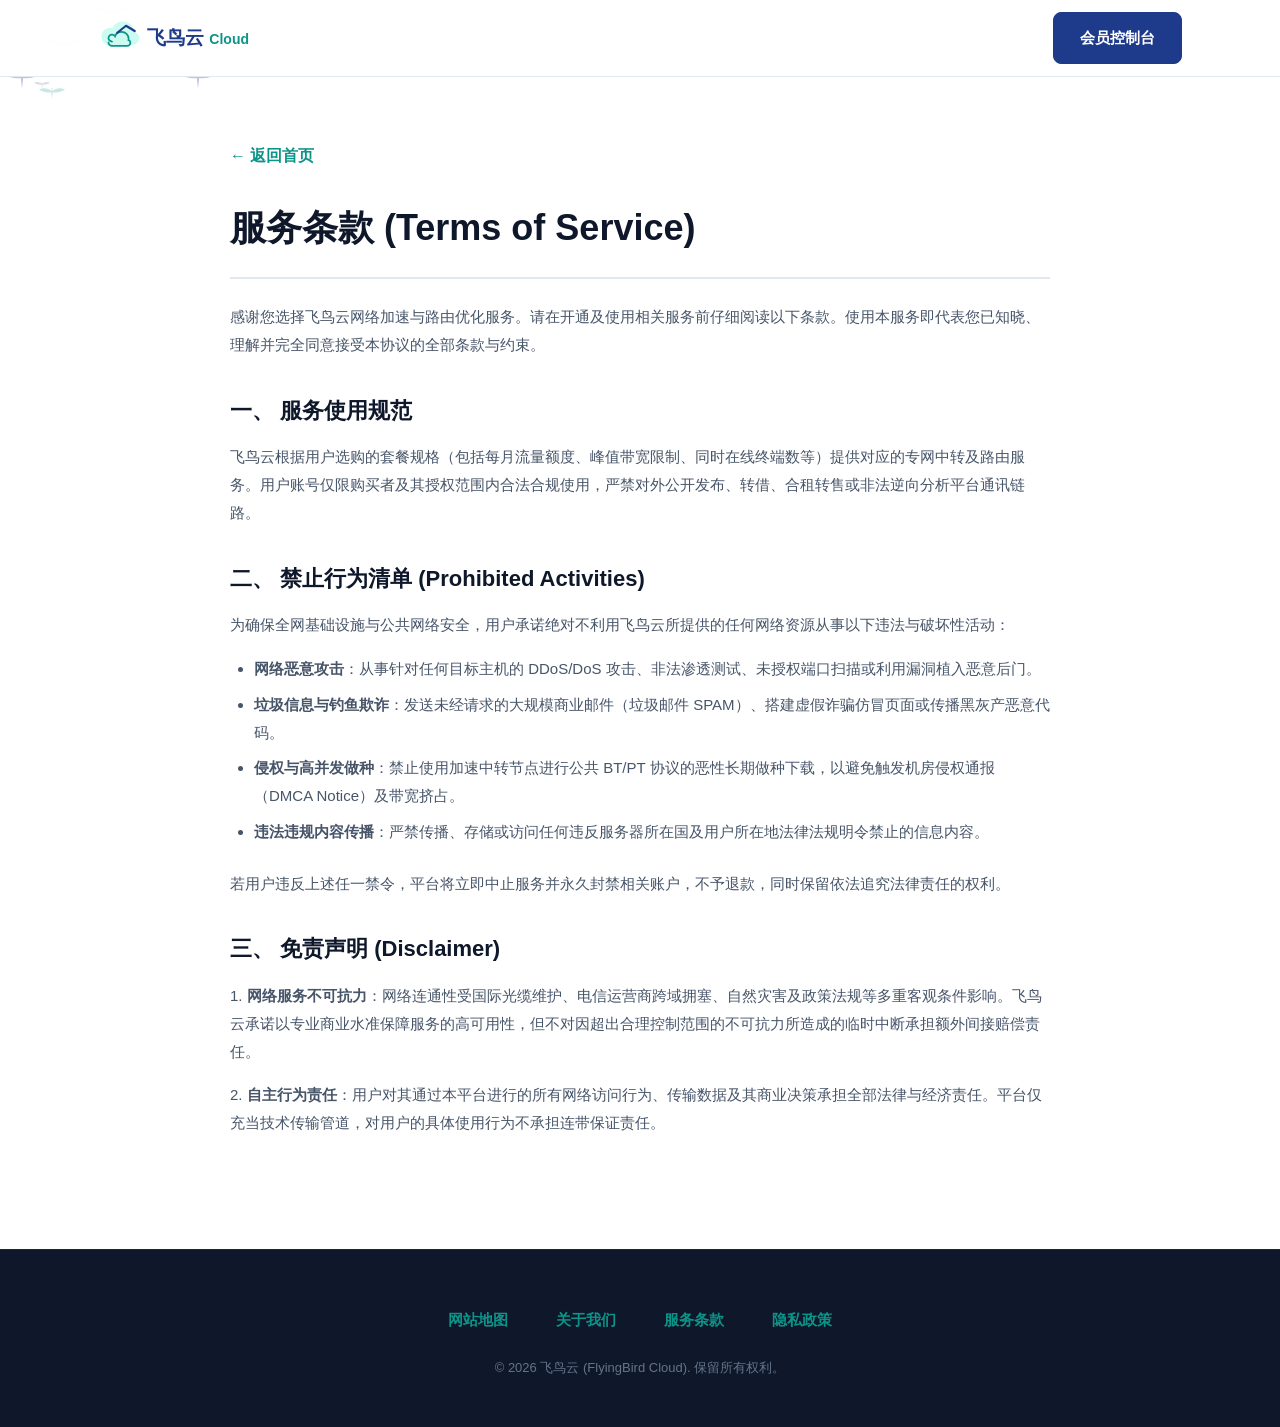
<file: terms.html>
<!DOCTYPE html>
<html lang="zh-CN">
<head>
  <meta charset="UTF-8">
  <meta name="viewport" content="width=device-width, initial-scale=1.0">
  <title>服务条款 - 飞鸟云</title>
  <meta name="description" content="飞鸟云服务协议与使用条款，包含平台规范使用准则、禁止滥用行为清单及法律免责声明。">
  <link rel="stylesheet" href="style.css">
<link rel="canonical" href="https://flyingbirdcloud.homes/terms.html">
</head>
<body>

  <!-- 背景群鸟翱翔动图 (全站背景飞鸟生态) -->
  <div class="flock-sky-ambient" aria-hidden="true">
    <!-- 飞鸟群 V 字领航梯队 -->
    <div class="ambient-flock-cluster flock-cluster-v">
      <div class="flock-bird b-lead"><svg viewBox="0 0 48 32"><g class="f-bird"><path d="M24,10 C24.8,10 25.5,12 25,18 C24.6,22 24,26 24,26 C24,26 23.4,22 23,18 C22.5,12 23.2,10 24,10 Z"/><polygon points="24,6 25,10 23,10"/><path class="flock-wing-l" d="M24,13 C18,8 10,6 2,10 C8,14 16,16 24,15 Z"/><path class="flock-wing-r" d="M24,13 C30,8 38,6 46,10 C40,14 32,16 24,15 Z"/></g></svg></div>
      <div class="flock-bird b-left-1"><svg viewBox="0 0 48 32"><g class="f-bird"><path d="M24,10 C24.8,10 25.5,12 25,18 C24.6,22 24,26 24,26 C24,26 23.4,22 23,18 C22.5,12 23.2,10 24,10 Z"/><polygon points="24,6 25,10 23,10"/><path class="flock-wing-l" d="M24,13 C18,8 10,6 2,10 C8,14 16,16 24,15 Z"/><path class="flock-wing-r" d="M24,13 C30,8 38,6 46,10 C40,14 32,16 24,15 Z"/></g></svg></div>
      <div class="flock-bird b-right-1"><svg viewBox="0 0 48 32"><g class="f-bird"><path d="M24,10 C24.8,10 25.5,12 25,18 C24.6,22 24,26 24,26 C24,26 23.4,22 23,18 C22.5,12 23.2,10 24,10 Z"/><polygon points="24,6 25,10 23,10"/><path class="flock-wing-l" d="M24,13 C18,8 10,6 2,10 C8,14 16,16 24,15 Z"/><path class="flock-wing-r" d="M24,13 C30,8 38,6 46,10 C40,14 32,16 24,15 Z"/></g></svg></div>
      <div class="flock-bird b-left-2"><svg viewBox="0 0 48 32"><g class="f-bird"><path d="M24,10 C24.8,10 25.5,12 25,18 C24.6,22 24,26 24,26 C24,26 23.4,22 23,18 C22.5,12 23.2,10 24,10 Z"/><polygon points="24,6 25,10 23,10"/><path class="flock-wing-l" d="M24,13 C18,8 10,6 2,10 C8,14 16,16 24,15 Z"/><path class="flock-wing-r" d="M24,13 C30,8 38,6 46,10 C40,14 32,16 24,15 Z"/></g></svg></div>
      <div class="flock-bird b-right-2"><svg viewBox="0 0 48 32"><g class="f-bird"><path d="M24,10 C24.8,10 25.5,12 25,18 C24.6,22 24,26 24,26 C24,26 23.4,22 23,18 C22.5,12 23.2,10 24,10 Z"/><polygon points="24,6 25,10 23,10"/><path class="flock-wing-l" d="M24,13 C18,8 10,6 2,10 C8,14 16,16 24,15 Z"/><path class="flock-wing-r" d="M24,13 C30,8 38,6 46,10 C40,14 32,16 24,15 Z"/></g></svg></div>
    </div>

    <!-- 飞鸟群 中距巡航组 -->
    <div class="ambient-flock-cluster flock-cluster-mid">
      <div class="flock-bird b-mid-1"><svg viewBox="0 0 48 32"><g class="f-bird"><path d="M24,10 C24.8,10 25.5,12 25,18 C24.6,22 24,26 24,26 C24,26 23.4,22 23,18 C22.5,12 23.2,10 24,10 Z"/><polygon points="24,6 25,10 23,10"/><path class="flock-wing-l" d="M24,13 C18,8 10,6 2,10 C8,14 16,16 24,15 Z"/><path class="flock-wing-r" d="M24,13 C30,8 38,6 46,10 C40,14 32,16 24,15 Z"/></g></svg></div>
      <div class="flock-bird b-mid-2"><svg viewBox="0 0 48 32"><g class="f-bird"><path d="M24,10 C24.8,10 25.5,12 25,18 C24.6,22 24,26 24,26 C24,26 23.4,22 23,18 C22.5,12 23.2,10 24,10 Z"/><polygon points="24,6 25,10 23,10"/><path class="flock-wing-l" d="M24,13 C18,8 10,6 2,10 C8,14 16,16 24,15 Z"/><path class="flock-wing-r" d="M24,13 C30,8 38,6 46,10 C40,14 32,16 24,15 Z"/></g></svg></div>
      <div class="flock-bird b-mid-3"><svg viewBox="0 0 48 32"><g class="f-bird"><path d="M24,10 C24.8,10 25.5,12 25,18 C24.6,22 24,26 24,26 C24,26 23.4,22 23,18 C22.5,12 23.2,10 24,10 Z"/><polygon points="24,6 25,10 23,10"/><path class="flock-wing-l" d="M24,13 C18,8 10,6 2,10 C8,14 16,16 24,15 Z"/><path class="flock-wing-r" d="M24,13 C30,8 38,6 46,10 C40,14 32,16 24,15 Z"/></g></svg></div>
    </div>

    <!-- 飞鸟群 远空高飞组 -->
    <div class="ambient-flock-cluster flock-cluster-far">
      <div class="flock-bird b-far-1"><svg viewBox="0 0 48 32"><g class="f-bird"><path d="M24,10 C24.8,10 25.5,12 25,18 C24.6,22 24,26 24,26 C24,26 23.4,22 23,18 C22.5,12 23.2,10 24,10 Z"/><polygon points="24,6 25,10 23,10"/><path class="flock-wing-l" d="M24,13 C18,8 10,6 2,10 C8,14 16,16 24,15 Z"/><path class="flock-wing-r" d="M24,13 C30,8 38,6 46,10 C40,14 32,16 24,15 Z"/></g></svg></div>
      <div class="flock-bird b-far-2"><svg viewBox="0 0 48 32"><g class="f-bird"><path d="M24,10 C24.8,10 25.5,12 25,18 C24.6,22 24,26 24,26 C24,26 23.4,22 23,18 C22.5,12 23.2,10 24,10 Z"/><polygon points="24,6 25,10 23,10"/><path class="flock-wing-l" d="M24,13 C18,8 10,6 2,10 C8,14 16,16 24,15 Z"/><path class="flock-wing-r" d="M24,13 C30,8 38,6 46,10 C40,14 32,16 24,15 Z"/></g></svg></div>
      <div class="flock-bird b-far-3"><svg viewBox="0 0 48 32"><g class="f-bird"><path d="M24,10 C24.8,10 25.5,12 25,18 C24.6,22 24,26 24,26 C24,26 23.4,22 23,18 C22.5,12 23.2,10 24,10 Z"/><polygon points="24,6 25,10 23,10"/><path class="flock-wing-l" d="M24,13 C18,8 10,6 2,10 C8,14 16,16 24,15 Z"/><path class="flock-wing-r" d="M24,13 C30,8 38,6 46,10 C40,14 32,16 24,15 Z"/></g></svg></div>
    </div>
  </div>
  <header class="editorial-header">
    <div class="editorial-wrap editorial-nav-bar">
      <a href="index.html" class="editorial-logo" aria-label="返回首页">
        <svg viewBox="0 0 220 48" fill="none" xmlns="http://www.w3.org/2000/svg">
          <g>
            <path d="M12 32C8 32 4 28 4 22C4 16.5 8.5 12.5 14 12.5C14.8 12.5 15.6 12.6 16.4 12.9C18.2 8.2 23 5 28.5 5C35.5 5 41.2 10.2 41.8 17.2C44.8 18 47 20.7 47 24C47 28.4 43.4 32 39 32H12Z" fill="#CCFBF1"/>
            <path d="M16 28C13.8 28 12 26.2 12 24C12 21.8 13.8 20 16 20C17.5 20 18.8 20.8 19.5 22C20.5 19 23.5 17 27 17C31.4 17 35 20.6 35 25C35 25.5 34.9 26 34.8 26.5C36.1 26.8 37 28 37 29.5C37 31.4 35.4 33 33.5 33H16C13.8 33 12 31.2 12 29" stroke="#0D9488" stroke-width="2" stroke-linecap="round"/>
            <path d="M22 18L32 10L42 16" stroke="#1E3A8A" stroke-width="2.5" stroke-linecap="round" stroke-linejoin="round"/>
          </g>
          <text x="56" y="31" font-family="-apple-system, BlinkMacSystemFont, 'Segoe UI', Roboto, sans-serif" font-size="22" font-weight="800" fill="#1E3A8A">飞鸟云 <tspan fill="#0D9488" font-size="16" font-weight="700">Cloud</tspan></text>
        </svg>
      </a>
      <div class="editorial-nav-cta">
        <a href="https://ww012.twilightaff.com/#/?code=A56DH1Af" class="ed-btn ed-btn-primary" rel="nofollow" target="_blank">会员控制台</a>
      </div>
    </div>
  </header>

  <main class="ed-subpage-wrap">
    <div class="editorial-wrap">
      <div class="ed-subpage-inner">
        <a href="index.html" class="ed-back-link">← 返回首页</a>
        <h1>服务条款 (Terms of Service)</h1>
        <p>
          感谢您选择飞鸟云网络加速与路由优化服务。请在开通及使用相关服务前仔细阅读以下条款。使用本服务即代表您已知晓、理解并完全同意接受本协议的全部条款与约束。
        </p>

        <h2>一、 服务使用规范</h2>
        <p>
          飞鸟云根据用户选购的套餐规格（包括每月流量额度、峰值带宽限制、同时在线终端数等）提供对应的专网中转及路由服务。用户账号仅限购买者及其授权范围内合法合规使用，严禁对外公开发布、转借、合租转售或非法逆向分析平台通讯链路。
        </p>

        <h2>二、 禁止行为清单 (Prohibited Activities)</h2>
        <p>
          为确保全网基础设施与公共网络安全，用户承诺绝对不利用飞鸟云所提供的任何网络资源从事以下违法与破坏性活动：
        </p>
        <ul>
          <li><strong>网络恶意攻击</strong>：从事针对任何目标主机的 DDoS/DoS 攻击、非法渗透测试、未授权端口扫描或利用漏洞植入恶意后门。</li>
          <li><strong>垃圾信息与钓鱼欺诈</strong>：发送未经请求的大规模商业邮件（垃圾邮件 SPAM）、搭建虚假诈骗仿冒页面或传播黑灰产恶意代码。</li>
          <li><strong>侵权与高并发做种</strong>：禁止使用加速中转节点进行公共 BT/PT 协议的恶性长期做种下载，以避免触发机房侵权通报（DMCA Notice）及带宽挤占。</li>
          <li><strong>违法违规内容传播</strong>：严禁传播、存储或访问任何违反服务器所在国及用户所在地法律法规明令禁止的信息内容。</li>
        </ul>
        <p>
          若用户违反上述任一禁令，平台将立即中止服务并永久封禁相关账户，不予退款，同时保留依法追究法律责任的权利。
        </p>

        <h2>三、 免责声明 (Disclaimer)</h2>
        <p>
          1. <strong>网络服务不可抗力</strong>：网络连通性受国际光缆维护、电信运营商跨域拥塞、自然灾害及政策法规等多重客观条件影响。飞鸟云承诺以专业商业水准保障服务的高可用性，但不对因超出合理控制范围的不可抗力所造成的临时中断承担额外间接赔偿责任。
        </p>
        <p>
          2. <strong>自主行为责任</strong>：用户对其通过本平台进行的所有网络访问行为、传输数据及其商业决策承担全部法律与经济责任。平台仅充当技术传输管道，对用户的具体使用行为不承担连带保证责任。
        </p>
      </div>
    </div>
  </main>

  <footer class="editorial-footer">
    <div class="editorial-wrap">
      <nav aria-label="页脚导航">
        <ul class="ed-footer-nav">
          <li><a href="sitemap.html">网站地图</a></li>
          <li><a href="about.html">关于我们</a></li>
          <li><a href="terms.html">服务条款</a></li>
          <li><a href="privacy.html">隐私政策</a></li>
        </ul>
      </nav>
      <p class="ed-footer-copy">© 2026 飞鸟云 (FlyingBird Cloud). 保留所有权利。</p>
    </div>
  </footer>
</body>
</html>
</file>
<file: style.css>
/* ==========================================================================
   飞鸟云 - 高阶新锐商务叙事流样式表 (Modern Enterprise Editorial)
   特点：居中宽幅叙事、典雅深蓝与青绿双色调、多维故事轴、高呼吸感留白
   ========================================================================== */

:root {
  --color-brand: #1E3A8A;
  --color-brand-deep: #172554;
  --color-teal: #0D9488;
  --color-teal-light: #CCFBF1;
  --color-text-title: #0F172A;
  --color-text-body: #475569;
  --color-bg-base: #F8FAFC;
  --color-bg-alt: #F1F5F9;
  --color-white: #FFFFFF;
  --color-border: #E2E8F0;
  --color-border-hover: #94A3B8;
  --font-editorial: -apple-system, BlinkMacSystemFont, "Segoe UI", Roboto, "PingFang SC", "Hiragino Sans GB", "Microsoft YaHei", sans-serif;
  --max-w-editorial: 1140px;
}

* {
  box-sizing: border-box;
  margin: 0;
  padding: 0;
}

html {
  font-size: 16px;
  scroll-behavior: smooth;
  -webkit-text-size-adjust: 100%;
}

body {
  font-family: var(--font-editorial);
  background-color: var(--color-bg-base);
  color: var(--color-text-body);
  line-height: 1.7;
  -webkit-font-smoothing: antialiased;
}

/* 布局外框 */
.editorial-wrap {
  max-width: var(--max-w-editorial);
  margin: 0 auto;
  padding: 0 28px;
}

/* 顶部商务导航 */
.editorial-header {
  background-color: rgba(255, 255, 255, 0.98);
  border-bottom: 1px solid var(--color-border);
  position: sticky;
  top: 0;
  z-index: 90;
}

.editorial-nav-bar {
  display: flex;
  justify-content: space-between;
  align-items: center;
  height: 76px;
}

.editorial-logo {
  display: flex;
  align-items: center;
  gap: 12px;
  text-decoration: none;
}

.editorial-logo svg {
  height: 42px;
  width: auto;
}

.editorial-nav-toggle {
  display: none;
}

.editorial-nav-container {
  display: block;
}

.editorial-menu {
  display: flex;
  gap: 32px;
  list-style: none;
}

.editorial-menu a {
  text-decoration: none;
  color: var(--color-text-body);
  font-size: 15px;
  font-weight: 500;
  transition: color 0.2s;
}

.editorial-menu a:hover {
  color: var(--color-brand);
}

.editorial-nav-cta {
  display: flex;
  align-items: center;
  gap: 14px;
}

/* 商务按钮 */
.ed-btn,
a.ed-btn {
  display: inline-flex;
  align-items: center;
  justify-content: center;
  padding: 12px 26px;
  font-size: 15px;
  font-weight: 600;
  border-radius: 8px;
  text-decoration: none !important;
  transition: all 0.25s ease;
  min-height: 48px;
  cursor: pointer;
}

.ed-btn-primary,
a.ed-btn-primary,
a.ed-btn-primary:link,
a.ed-btn-primary:visited {
  background-color: var(--color-brand) !important;
  color: #FFFFFF !important;
  border: 1px solid var(--color-brand) !important;
}

.ed-btn-primary:hover,
.ed-btn-primary:focus,
.ed-btn-primary:active,
a.ed-btn-primary:hover,
a.ed-btn-primary:focus,
a.ed-btn-primary:active {
  background-color: var(--color-brand-deep) !important;
  color: #FFFFFF !important;
  border-color: var(--color-brand-deep) !important;
  text-decoration: none !important;
}

.ed-btn-recommend,
a.ed-btn-recommend,
a.ed-btn-recommend:link,
a.ed-btn-recommend:visited {
  background-color: var(--color-teal-light) !important;
  color: #0F766E !important;
  border: 1px solid #99F6E4 !important;
}

.ed-btn-recommend:hover,
.ed-btn-recommend:focus,
.ed-btn-recommend:active,
a.ed-btn-recommend:hover,
a.ed-btn-recommend:focus,
a.ed-btn-recommend:active {
  background-color: #99F6E4 !important;
  color: #0F766E !important;
  text-decoration: none !important;
}

.ed-btn-outline,
a.ed-btn-outline,
a.ed-btn-outline:link,
a.ed-btn-outline:visited {
  background-color: var(--color-white) !important;
  color: var(--color-brand) !important;
  border: 1px solid var(--color-border) !important;
}

.ed-btn-outline:hover,
.ed-btn-outline:focus,
.ed-btn-outline:active,
a.ed-btn-outline:hover,
a.ed-btn-outline:focus,
a.ed-btn-outline:active {
  border-color: var(--color-brand) !important;
  color: var(--color-brand) !important;
  text-decoration: none !important;
}

/* 宽幅中心叙事 Hero */
.editorial-hero {
  padding: 88px 0 72px;
  text-align: center;
  background: linear-gradient(180deg, rgba(255, 255, 255, 0.72) 0%, rgba(248, 250, 252, 0.82) 100%);
  position: relative;
  z-index: 1;
}

.ed-badge {
  display: inline-flex;
  align-items: center;
  gap: 8px;
  background-color: var(--color-bg-alt);
  border: 1px solid var(--color-border);
  padding: 6px 16px;
  border-radius: 20px;
  font-size: 13px;
  font-weight: 600;
  color: var(--color-brand);
  margin-bottom: 24px;
}

.ed-badge-dot {
  width: 6px;
  height: 6px;
  background-color: var(--color-teal);
  border-radius: 50%;
}

.editorial-hero-title {
  font-size: 48px;
  font-weight: 800;
  line-height: 1.2;
  color: var(--color-text-title);
  letter-spacing: -0.5px;
  margin-bottom: 20px;
}

.editorial-hero-title span {
  color: var(--color-brand);
}

.editorial-hero-lead {
  font-size: 19px;
  color: var(--color-text-body);
  max-width: 720px;
  margin: 0 auto 36px;
  line-height: 1.65;
}

.editorial-cta-wrap {
  display: flex;
  justify-content: center;
  gap: 16px;
  flex-wrap: wrap;
  margin-bottom: 56px;
}

/* 核心指标条 */
.hero-metrics-bar {
  display: grid;
  grid-template-columns: repeat(4, 1fr);
  background-color: var(--color-white);
  border: 1px solid var(--color-border);
  border-radius: 12px;
  padding: 24px;
  box-shadow: 0 4px 20px -2px rgba(15, 23, 42, 0.05);
}

.metric-col {
  text-align: center;
  border-right: 1px solid var(--color-border);
  padding: 0 16px;
}

.metric-col:last-child {
  border-right: none;
}

.metric-number {
  font-size: 32px;
  font-weight: 800;
  color: var(--color-brand);
  line-height: 1.1;
  margin-bottom: 4px;
}

.metric-desc {
  font-size: 13px;
  color: var(--color-text-body);
}

/* 章节通用 */
.section-editorial {
  padding: 96px 0;
}

.section-editorial-header {
  text-align: center;
  margin-bottom: 56px;
}

.sec-subtitle {
  font-size: 13px;
  font-weight: 700;
  color: var(--color-teal);
  text-transform: uppercase;
  letter-spacing: 1px;
  margin-bottom: 8px;
  display: block;
}

.sec-title {
  font-size: 36px;
  font-weight: 800;
  color: var(--color-text-title);
}

/* 为何大家都在选择我们 (4 cards, 2x2 网格) */
.story-grid-2x2 {
  display: grid;
  grid-template-columns: repeat(2, 1fr);
  gap: 28px;
}

.editorial-feature-card {
  background-color: var(--color-white);
  border: 1px solid var(--color-border);
  border-radius: 12px;
  padding: 36px;
  display: flex;
  gap: 20px;
  transition: all 0.25s ease;
}

.editorial-feature-card:hover {
  border-color: var(--color-border-hover);
  box-shadow: 0 8px 30px -4px rgba(15, 23, 42, 0.06);
}

.duotone-icon-box {
  width: 52px;
  height: 52px;
  border-radius: 10px;
  background-color: var(--color-bg-alt);
  display: flex;
  align-items: center;
  justify-content: center;
  flex-shrink: 0;
}

.duotone-icon-box svg {
  width: 28px;
  height: 28px;
}

.feature-info h3 {
  font-size: 19px;
  font-weight: 700;
  color: var(--color-text-title);
  margin-bottom: 8px;
}

.feature-info p {
  font-size: 14px;
  color: var(--color-text-body);
  line-height: 1.65;
}

/* 多媒体与智能生产力 (3 cards 宽幅排列) */
.media-editorial-row {
  display: grid;
  grid-template-columns: repeat(3, 1fr);
  gap: 28px;
}

.media-ed-card {
  background-color: var(--color-white);
  border: 1px solid var(--color-border);
  border-radius: 12px;
  padding: 32px 28px;
  text-align: left;
}

.media-tag-pill {
  display: inline-block;
  padding: 4px 10px;
  background-color: var(--color-teal-light);
  color: #0F766E;
  font-size: 12px;
  font-weight: 700;
  border-radius: 4px;
  margin-bottom: 16px;
}

.media-ed-card h3 {
  font-size: 20px;
  font-weight: 700;
  color: var(--color-text-title);
  margin-bottom: 10px;
}

.media-ed-card p {
  font-size: 14px;
  color: var(--color-text-body);
  line-height: 1.6;
}

/* 价格对比 (3 方案，水平高质感) */
.pricing-editorial-grid {
  display: grid;
  grid-template-columns: repeat(3, 1fr);
  gap: 28px;
  align-items: stretch;
}

.pricing-ed-box {
  background-color: var(--color-white);
  border: 1px solid var(--color-border);
  border-radius: 12px;
  padding: 40px 32px;
  display: flex;
  flex-direction: column;
  position: relative;
}

.pricing-ed-box.highlight {
  border: 2px solid var(--color-brand);
  box-shadow: 0 12px 36px -6px rgba(30, 58, 138, 0.12);
}

.pricing-flag {
  position: absolute;
  top: -13px;
  left: 50%;
  transform: translateX(-50%);
  background-color: var(--color-brand);
  color: var(--color-white);
  font-size: 12px;
  font-weight: 700;
  padding: 4px 14px;
  border-radius: 12px;
}

.ed-plan-title {
  font-size: 22px;
  font-weight: 800;
  color: var(--color-text-title);
  margin-bottom: 6px;
}

.ed-plan-sub {
  font-size: 13px;
  color: var(--color-text-body);
  min-height: 38px;
  margin-bottom: 24px;
}

.ed-price-line {
  display: flex;
  align-items: baseline;
  gap: 4px;
  margin-bottom: 28px;
  padding-bottom: 20px;
  border-bottom: 1px solid var(--color-border);
}

.ed-currency {
  font-size: 20px;
  font-weight: 700;
  color: var(--color-text-title);
}

.ed-num {
  font-size: 42px;
  font-weight: 900;
  color: var(--color-brand);
  line-height: 1;
}

.ed-unit {
  font-size: 14px;
  color: var(--color-text-body);
}

.ed-checklist {
  list-style: none;
  margin-bottom: 32px;
  flex-grow: 1;
}

.ed-check-item {
  display: flex;
  align-items: center;
  gap: 10px;
  font-size: 14px;
  color: var(--color-text-title);
  padding: 8px 0;
}

.ed-bullet {
  width: 6px;
  height: 6px;
  background-color: var(--color-teal);
  border-radius: 50%;
  flex-shrink: 0;
}

/* 口碑见证 (4 reviews, 2x2 瀑布感卡片) */
.reviews-editorial-2x2 {
  display: grid;
  grid-template-columns: repeat(2, 1fr);
  gap: 24px;
}

.testimonial-box {
  background-color: var(--color-white);
  border: 1px solid var(--color-border);
  border-radius: 10px;
  padding: 28px;
}

.testimonial-body {
  font-size: 15px;
  color: var(--color-text-title);
  line-height: 1.65;
  margin-bottom: 20px;
}

.testimonial-author {
  display: flex;
  align-items: center;
  gap: 12px;
}

.avatar-initial {
  width: 42px;
  height: 42px;
  background-color: #EFF6FF;
  color: var(--color-brand);
  font-weight: 800;
  border-radius: 50%;
  display: flex;
  align-items: center;
  justify-content: center;
  font-size: 14px;
}

.author-meta h4 {
  font-size: 14px;
  font-weight: 700;
  color: var(--color-text-title);
}

.author-meta p {
  font-size: 12px;
  color: var(--color-text-body);
}

/* 常见接入 FAQ (3 items) */
.faq-editorial-stack {
  max-width: 820px;
  margin: 0 auto;
  display: flex;
  flex-direction: column;
  gap: 20px;
}

.faq-card-ed {
  background-color: var(--color-white);
  border: 1px solid var(--color-border);
  border-radius: 10px;
  padding: 26px 30px;
}

.faq-q-title {
  font-size: 17px;
  font-weight: 700;
  color: var(--color-text-title);
  margin-bottom: 10px;
}

.faq-a-body {
  font-size: 14px;
  color: var(--color-text-body);
  line-height: 1.65;
}

/* 严格限定页脚：仅展示 4 个中文标题 */
.editorial-footer {
  background-color: #0F172A;
  color: #CBD5E1;
  padding: 56px 0 48px;
  border-top: 1px solid #1E293B;
}

.ed-footer-nav {
  display: flex;
  justify-content: center;
  align-items: center;
  gap: 48px;
  list-style: none;
  margin-bottom: 24px;
}

.ed-footer-nav a {
  color: #E2E8F0;
  text-decoration: none;
  font-size: 15px;
  font-weight: 600;
  transition: color 0.2s ease;
}

.ed-footer-nav a:hover {
  color: var(--color-teal);
}

.ed-footer-copy {
  text-align: center;
  font-size: 13px;
  color: #64748B;
}

/* 独立子页面内容排版 */
.ed-subpage-wrap {
  min-height: 70vh;
  padding: 64px 0 96px;
  background-color: var(--color-white);
}

.ed-subpage-inner {
  max-width: 820px;
  margin: 0 auto;
  line-height: 1.85;
}

.ed-back-link {
  display: inline-block;
  margin-bottom: 24px;
  font-weight: 600;
  color: var(--color-brand);
  text-decoration: none;
}

.ed-subpage-inner h1 {
  font-size: 36px;
  font-weight: 900;
  color: var(--color-text-title);
  margin-bottom: 24px;
  padding-bottom: 16px;
  border-bottom: 2px solid var(--color-border);
}

.ed-subpage-inner h2 {
  font-size: 22px;
  font-weight: 700;
  color: var(--color-text-title);
  margin: 32px 0 12px;
}

.ed-subpage-inner p {
  font-size: 15px;
  color: var(--color-text-body);
  margin-bottom: 16px;
}

.ed-subpage-inner ul {
  padding-left: 24px;
  margin-bottom: 24px;
}

.ed-subpage-inner li {
  margin-bottom: 8px;
  color: var(--color-text-body);
  font-size: 15px;
}

/* 响应式移动端适配 */
@media (max-width: 768px) {
  .editorial-hero-title {
    font-size: 32px;
  }

  .hero-metrics-bar {
    grid-template-columns: 1fr 1fr;
    gap: 16px;
  }

  .metric-col {
    border-right: none;
  }

  .story-grid-2x2,
  .media-editorial-row,
  .pricing-editorial-grid,
  .reviews-editorial-2x2 {
    grid-template-columns: 1fr;
  }

  .editorial-nav-bar {
    height: 64px;
    position: relative;
  }

  .editorial-nav-toggle {
    display: inline-flex;
    flex-direction: column;
    justify-content: center;
    align-items: center;
    gap: 5px;
    width: 44px;
    height: 44px;
    border: 1px solid var(--color-border);
    border-radius: 6px;
    background-color: var(--color-white);
    cursor: pointer;
    padding: 0;
    margin-left: auto;
    margin-right: 12px;
    order: 2;
  }

  .editorial-nav-toggle span {
    display: block;
    width: 22px;
    height: 2px;
    background-color: var(--color-brand);
    transition: all 0.25s ease;
    border-radius: 2px;
  }

  .editorial-nav-toggle.is-active span:nth-child(1) {
    transform: translateY(7px) rotate(45deg);
  }
  .editorial-nav-toggle.is-active span:nth-child(2) {
    opacity: 0;
  }
  .editorial-nav-toggle.is-active span:nth-child(3) {
    transform: translateY(-7px) rotate(-45deg);
  }

  .editorial-nav-container {
    display: none;
    position: absolute;
    top: 64px;
    left: 0;
    right: 0;
    width: 100%;
    background-color: var(--color-white);
    border-bottom: 2px solid var(--color-border);
    box-shadow: 0 12px 30px rgba(15, 23, 42, 0.12);
    z-index: 999;
  }

  .editorial-nav-container.is-open {
    display: block;
  }

  .editorial-menu {
    display: flex !important;
    flex-direction: column;
    padding: 6px 0;
    margin: 0;
    list-style: none;
    gap: 0;
    width: 100%;
  }

  .editorial-menu li {
    width: 100%;
  }

  .editorial-menu li a {
    display: flex;
    align-items: center;
    padding: 14px 28px;
    font-size: 15px;
    font-weight: 600;
    color: var(--color-text-title);
    border-bottom: 1px solid var(--color-border);
    min-height: 48px;
    width: 100%;
  }

  .editorial-menu li:last-child a {
    border-bottom: none;
  }

  .editorial-menu li a:hover,
  .editorial-menu li a:active {
    background-color: var(--color-bg-alt);
    color: var(--color-teal);
  }

  .editorial-nav-cta {
    order: 3;
  }

  .editorial-nav-cta .ed-btn {
    min-height: 40px;
    padding: 8px 16px;
    font-size: 13px;
  }

  .editorial-cta-wrap {
    flex-direction: column;
  }

  .editorial-cta-wrap .ed-btn {
    width: 100%;
    text-align: center;
  }

  .ed-footer-nav {
    flex-direction: column;
    gap: 16px;
  }
}


/* ==========================================================================
   商务叙事流超链接增强与行业洞见扩展样式 (Enterprise Editorial Style)
   ========================================================================== */
a:not(.ed-btn) {
  color: #0D9488;
  text-decoration: none;
  transition: color 0.2s ease;
}

a:not(.ed-btn):visited {
  color: #0D9488;
}

a:not(.ed-btn):hover, a:not(.ed-btn):active {
  color: #0F766E;
}

/* 行业洞见文章列表排版 */
.perspectives-hub-banner {
  padding: 80px 0 48px;
  background: linear-gradient(180deg, rgba(255, 255, 255, 0.72) 0%, rgba(248, 250, 252, 0.82) 100%);
  border-bottom: 1px solid var(--color-border);
  text-align: center;
  position: relative;
  z-index: 1;
}

.perspectives-tag {
  font-size: 13px;
  font-weight: 700;
  text-transform: uppercase;
  color: var(--color-teal);
  letter-spacing: 1.5px;
  margin-bottom: 12px;
  display: inline-block;
}

.perspectives-main-title {
  font-size: 40px;
  font-weight: 800;
  color: var(--color-text-title);
  margin-bottom: 16px;
  line-height: 1.25;
}

.perspectives-lead {
  font-size: 17px;
  color: var(--color-text-body);
  max-width: 720px;
  margin: 0 auto;
  line-height: 1.7;
}

.perspectives-content-section {
  padding: 72px 0 100px;
}

.perspectives-grid {
  display: grid;
  grid-template-columns: repeat(3, 1fr);
  gap: 32px;
}

.perspective-card-item {
  background-color: var(--color-white);
  border: 1px solid var(--color-border);
  border-radius: 12px;
  padding: 32px 28px;
  display: flex;
  flex-direction: column;
  transition: all 0.25s ease;
}

.perspective-card-item:hover {
  transform: translateY(-3px);
  box-shadow: 0 12px 36px -4px rgba(15, 23, 42, 0.08);
  border-color: var(--color-border-hover);
}

.perspective-category-pill {
  display: inline-block;
  align-self: flex-start;
  padding: 4px 10px;
  background-color: var(--color-teal-light);
  color: #0F766E;
  font-size: 12px;
  font-weight: 700;
  border-radius: 4px;
  margin-bottom: 16px;
}

.perspective-item-title {
  font-size: 19px;
  font-weight: 800;
  line-height: 1.4;
  margin-bottom: 14px;
}

.perspective-item-title a {
  color: var(--color-text-title);
  text-decoration: none;
}

.perspective-item-title a:visited {
  color: var(--color-text-title);
}

.perspective-item-title a:hover {
  color: var(--color-brand);
}

.perspective-item-desc {
  font-size: 14px;
  color: var(--color-text-body);
  line-height: 1.65;
  margin-bottom: 24px;
  flex-grow: 1;
}

.perspective-item-footer {
  display: flex;
  justify-content: space-between;
  align-items: center;
  border-top: 1px solid var(--color-border);
  padding-top: 16px;
  font-size: 13px;
  color: #64748B;
  font-weight: 500;
}

/* 详情文章排版 */
.editorial-article-wrap {
  padding: 72px 0 100px;
  background-color: var(--color-white);
}

.editorial-article-container {
  max-width: 820px;
  margin: 0 auto;
}

.editorial-back-link {
  display: inline-flex;
  align-items: center;
  gap: 6px;
  font-weight: 600;
  font-size: 14px;
  color: var(--color-brand);
  margin-bottom: 28px;
}

.editorial-article-head {
  border-bottom: 1px solid var(--color-border);
  padding-bottom: 28px;
  margin-bottom: 40px;
}

.editorial-article-badge {
  display: inline-block;
  padding: 5px 12px;
  background-color: var(--color-teal-light);
  color: #0F766E;
  font-size: 13px;
  font-weight: 700;
  border-radius: 4px;
  margin-bottom: 18px;
}

.editorial-article-h1 {
  font-size: 36px;
  font-weight: 900;
  line-height: 1.35;
  color: var(--color-text-title);
  margin-bottom: 20px;
  letter-spacing: -0.3px;
}

.editorial-article-meta {
  display: flex;
  gap: 24px;
  font-size: 14px;
  color: #64748B;
  font-weight: 500;
}

.editorial-article-content {
  font-size: 16px;
  line-height: 1.85;
  color: #334155;
}

.editorial-article-content h2 {
  font-size: 24px;
  font-weight: 800;
  color: var(--color-text-title);
  margin: 44px 0 18px;
  padding-left: 14px;
  border-left: 4px solid var(--color-brand);
  line-height: 1.35;
}

.editorial-article-content h3 {
  font-size: 19px;
  font-weight: 700;
  color: var(--color-brand);
  margin: 30px 0 14px;
  line-height: 1.45;
}

.editorial-article-content p {
  margin-bottom: 22px;
}

.editorial-article-content ul, .editorial-article-content ol {
  padding-left: 24px;
  margin-bottom: 24px;
}

.editorial-article-content li {
  margin-bottom: 10px;
}

.editorial-article-content blockquote {
  background-color: var(--color-bg-base);
  border-left: 4px solid var(--color-teal);
  border-radius: 0 8px 8px 0;
  padding: 18px 24px;
  margin: 28px 0;
  font-size: 15px;
  color: var(--color-text-body);
}

/* 正文中超链接：商务高对比深青色，访问前后一致，不带默认蓝紫 */
.editorial-article-content a {
  color: #0D9488 !important;
  text-decoration: underline;
  text-underline-offset: 3px;
  font-weight: 700;
}

.editorial-article-content a:visited {
  color: #0D9488 !important;
}

.editorial-article-content a:hover, .editorial-article-content a:active {
  color: #0F766E !important;
}

.editorial-author-box {
  margin-top: 60px;
  padding: 32px;
  background-color: var(--color-bg-base);
  border: 1px solid var(--color-border);
  border-radius: 12px;
}

.editorial-author-box h4 {
  font-size: 17px;
  font-weight: 800;
  color: var(--color-text-title);
  margin-bottom: 8px;
}

.editorial-author-box p {
  font-size: 14px;
  color: var(--color-text-body);
  margin: 0;
}

@media (max-width: 768px) {
  .perspectives-grid {
    grid-template-columns: 1fr;
  }
  .perspectives-main-title {
    font-size: 30px;
  }
  .editorial-article-h1 {
    font-size: 26px;
  }
}

/* ==========================================================================
   全站生态 - 苍穹群鸟翱翔动态背景 (Ambient Soaring Bird Flock)
   ========================================================================== */
.flock-sky-ambient {
  position: fixed;
  top: 0;
  left: 0;
  width: 100vw;
  height: 100vh;
  pointer-events: none;
  z-index: 0;
  overflow: hidden;
}

.section-editorial,
.editorial-footer,
.article-detail-wrap,
.info-page-wrap,
.perspectives-hub-banner,
.editorial-hero {
  position: relative;
  z-index: 1;
}

.ambient-flock-cluster {
  position: absolute;
  width: 220px;
  height: 180px;
  pointer-events: none;
  will-change: transform;
}

/* V 字领航主雁阵 (较近层，深品牌蓝) */
.flock-cluster-v {
  top: 0;
  left: 0;
  fill: var(--color-brand);
  opacity: 0.28;
  animation: flyDiagonalV 26s linear infinite;
  animation-delay: -6s;
}

.flock-bird {
  position: absolute;
  width: 44px;
  height: 30px;
}

.flock-bird svg {
  width: 100%;
  height: 100%;
  display: block;
}

/* V 字阵型相对坐标 */
.b-lead { top: 0px; left: 88px; }
.b-left-1 { top: 32px; left: 44px; }
.b-right-1 { top: 32px; left: 132px; }
.b-left-2 { top: 64px; left: 0px; }
.b-right-2 { top: 64px; left: 176px; }

/* 中距巡航组 (中层，青绿品牌色，略小) */
.flock-cluster-mid {
  top: 0;
  left: 0;
  fill: var(--color-teal);
  opacity: 0.22;
  transform-origin: center center;
  animation: flyDiagonalMid 34s linear infinite;
  animation-delay: -18s;
}

.b-mid-1 { top: 10px; left: 40px; transform: scale(0.68); }
.b-mid-2 { top: 48px; left: 90px; transform: scale(0.62); }
.b-mid-3 { top: 78px; left: 30px; transform: scale(0.65); }

/* 远空高飞组 (远层，极高空微缩剪影) */
.flock-cluster-far {
  top: 0;
  left: 0;
  fill: var(--color-brand-deep);
  opacity: 0.16;
  animation: flyDiagonalFar 44s linear infinite;
  animation-delay: -11s;
}

.b-far-1 { top: 20px; left: 60px; transform: scale(0.42); }
.b-far-2 { top: 46px; left: 120px; transform: scale(0.38); }
.b-far-3 { top: 70px; left: 20px; transform: scale(0.40); }

/* 翅膀关节扇动关键帧 */
.flock-wing-l {
  transform-origin: 24px 13px;
  animation: flockWingFlapL 0.72s ease-in-out infinite alternate;
}

.flock-wing-r {
  transform-origin: 24px 13px;
  animation: flockWingFlapR 0.72s ease-in-out infinite alternate;
}

/* 错峰扇翅延迟，使鸟群动作自然灵动 */
.b-left-1 .flock-wing-l, .b-left-1 .flock-wing-r { animation-delay: -0.18s; }
.b-right-1 .flock-wing-l, .b-right-1 .flock-wing-r { animation-delay: -0.32s; }
.b-left-2 .flock-wing-l, .b-left-2 .flock-wing-r { animation-delay: -0.45s; }
.b-right-2 .flock-wing-l, .b-right-2 .flock-wing-r { animation-delay: -0.22s; }
.b-mid-1 .flock-wing-l, .b-mid-1 .flock-wing-r { animation-duration: 0.82s; animation-delay: -0.15s; }
.b-mid-2 .flock-wing-l, .b-mid-2 .flock-wing-r { animation-duration: 0.88s; animation-delay: -0.4s; }
.b-mid-3 .flock-wing-l, .b-mid-3 .flock-wing-r { animation-duration: 0.8s; animation-delay: -0.28s; }
.b-far-1 .flock-wing-l, .b-far-1 .flock-wing-r { animation-duration: 0.95s; animation-delay: -0.1s; }
.b-far-2 .flock-wing-l, .b-far-2 .flock-wing-r { animation-duration: 1.05s; animation-delay: -0.5s; }
.b-far-3 .flock-wing-l, .b-far-3 .flock-wing-r { animation-duration: 0.98s; animation-delay: -0.35s; }

@keyframes flockWingFlapL {
  0% { transform: rotate(0deg) scaleY(1); }
  100% { transform: rotate(28deg) scaleY(0.48); }
}

@keyframes flockWingFlapR {
  0% { transform: rotate(0deg) scaleY(1); }
  100% { transform: rotate(-28deg) scaleY(0.48); }
}

/* 斜越天际飞行轨迹 (自西南向东北翱翔) */
@keyframes flyDiagonalV {
  0% {
    transform: translate3d(-20vw, 88vh, 0) rotate(-20deg);
    opacity: 0;
  }
  6% {
    opacity: 0.28;
  }
  92% {
    opacity: 0.28;
  }
  100% {
    transform: translate3d(120vw, -18vh, 0) rotate(-20deg);
    opacity: 0;
  }
}

@keyframes flyDiagonalMid {
  0% {
    transform: translate3d(-18vw, 62vh, 0) rotate(-16deg);
    opacity: 0;
  }
  8% {
    opacity: 0.22;
  }
  90% {
    opacity: 0.22;
  }
  100% {
    transform: translate3d(120vw, -12vh, 0) rotate(-16deg);
    opacity: 0;
  }
}

@keyframes flyDiagonalFar {
  0% {
    transform: translate3d(-25vw, 42vh, 0) rotate(-14deg);
    opacity: 0;
  }
  10% {
    opacity: 0.16;
  }
  90% {
    opacity: 0.16;
  }
  100% {
    transform: translate3d(120vw, -8vh, 0) rotate(-14deg);
    opacity: 0;
  }
}
</file>
